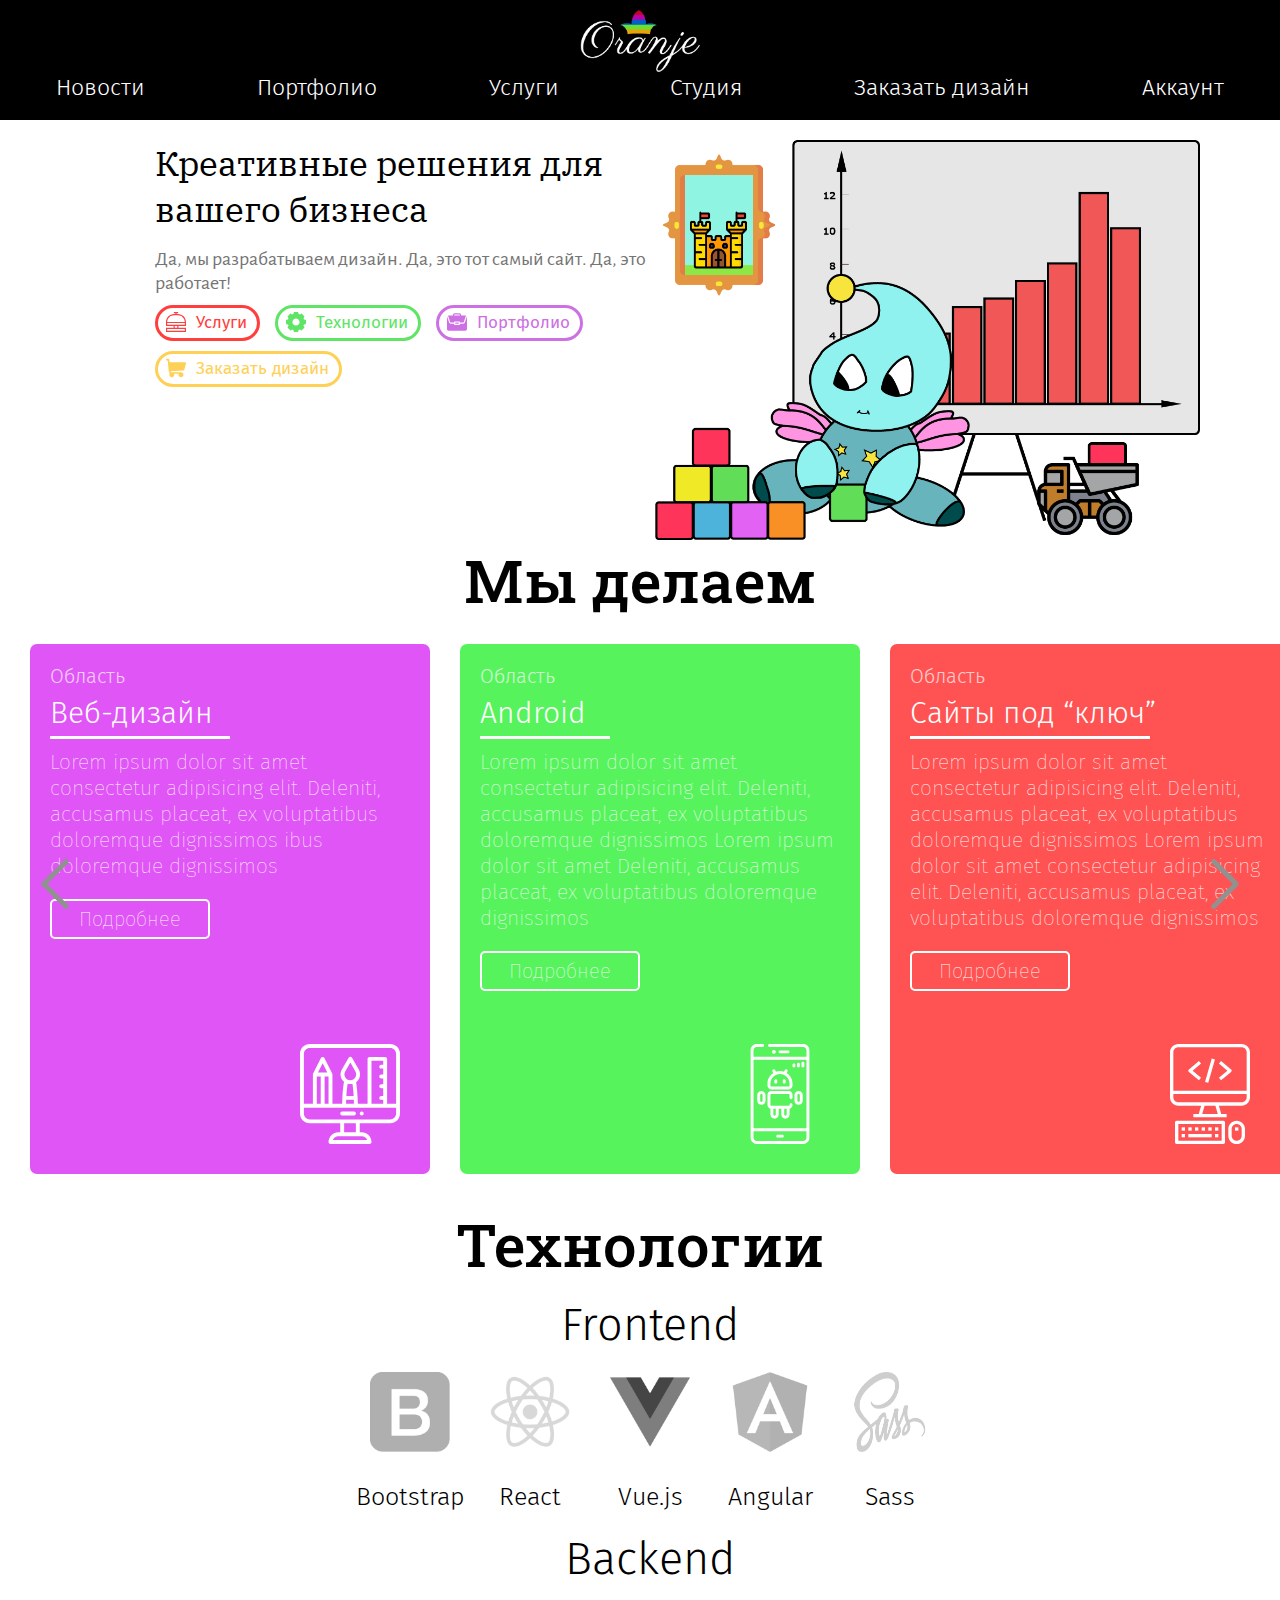
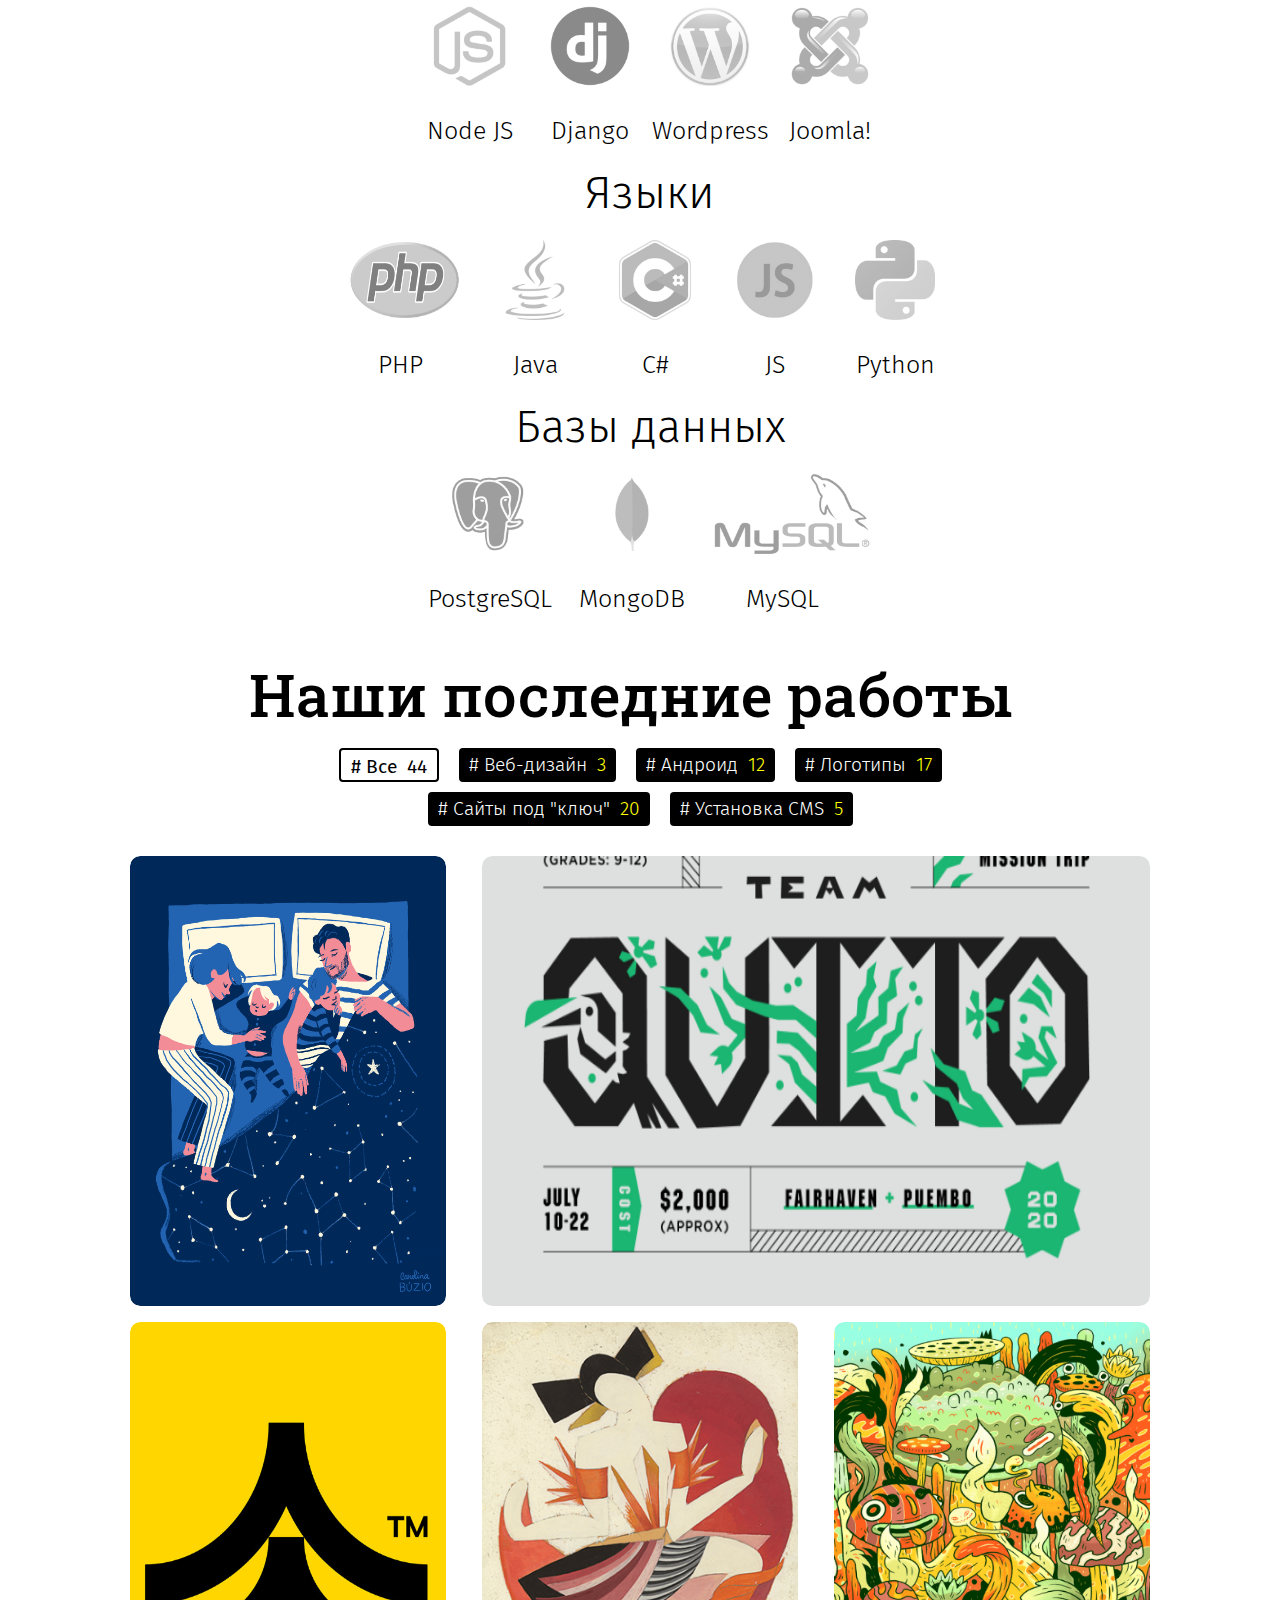
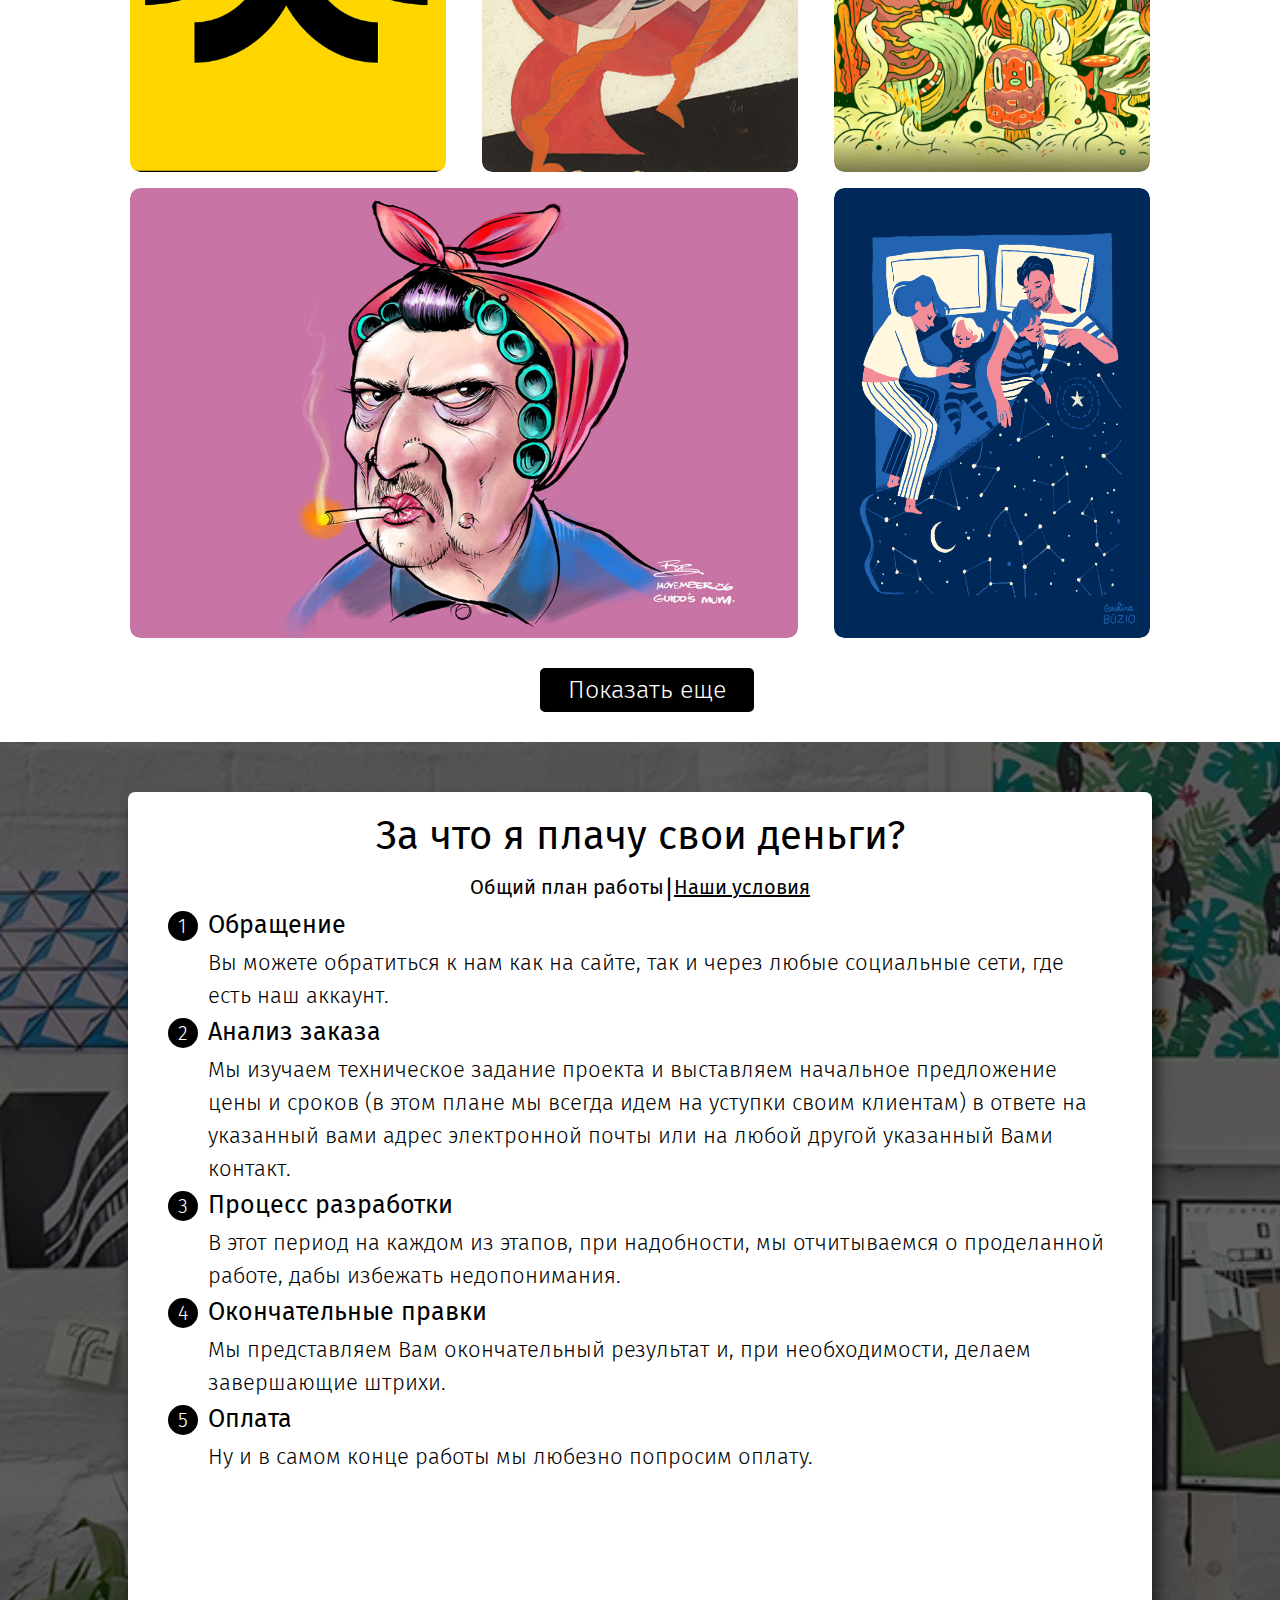
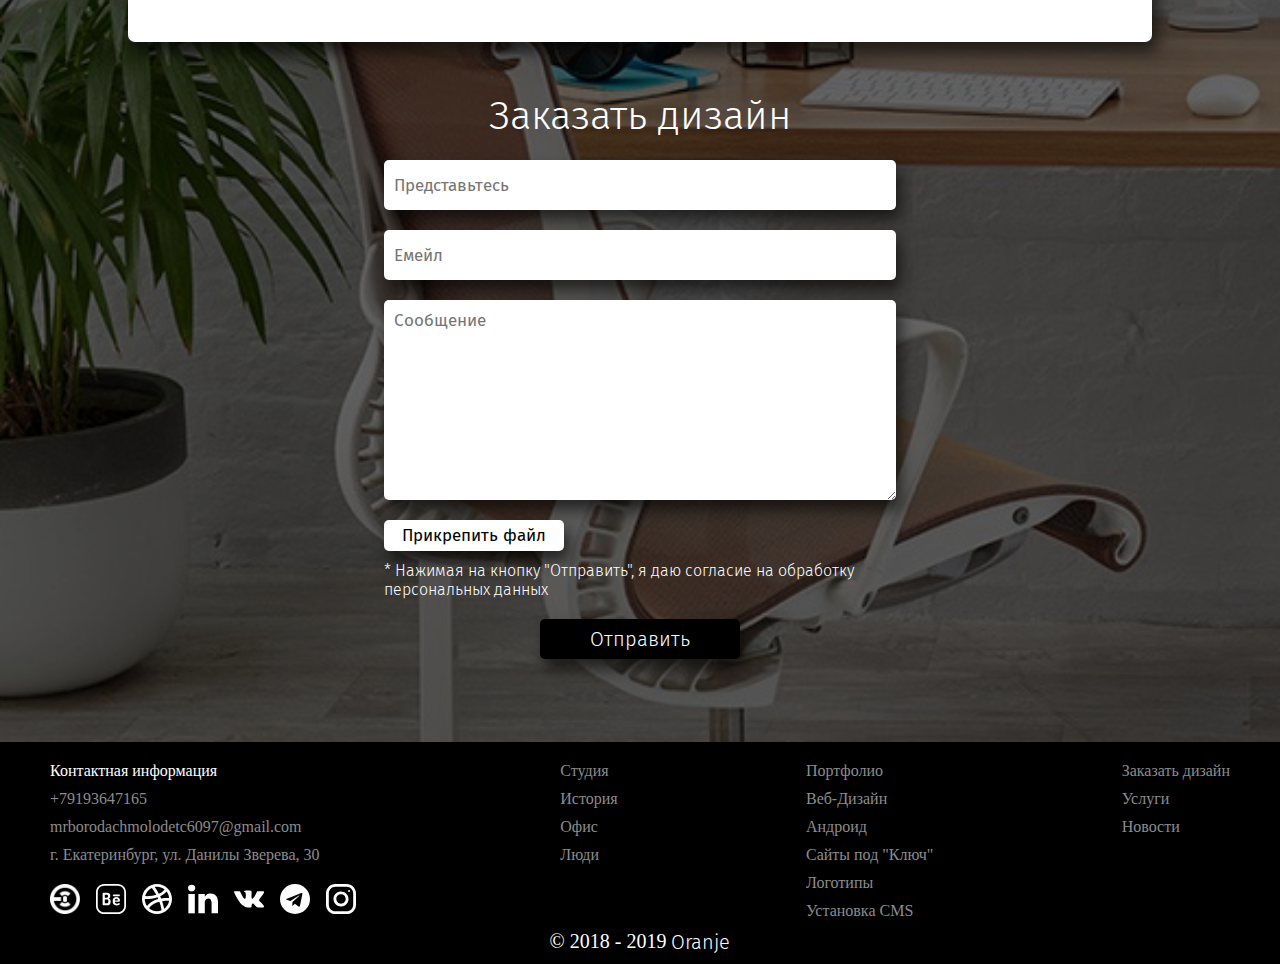
<file: index.html>
<html lang="ru">
<head>
    <meta charset="UTF-8">
    <meta name="viewport" content="width=device-width, initial-scale=1.0">
    <meta http-equiv="X-UA-Compatible" content="ie=edge">
    <title>Oranje</title>
    <link rel="stylesheet" href="style.css">
    <link rel="stylesheet" href="https://cdnjs.cloudflare.com/ajax/libs/animate.css/3.7.2/animate.min.css">
</head>
<body>
    <button class="top-scroll">
        <img src="img/top-scroll.svg" alt="" class="top-scroll__arrow">
    </button>
    <header>
        <div class="nav">
            <div class="nav__logo-wrap">
                <img class="nav__logo" src="img/menu/logoWhite.png" alt="">
            </div>
            <div class="menu-miny__wrap">
                <img src="img/menu/menu.svg" alt="" class="menu-miny">
            </div>
            <ul class="nav__item-wrap toggle-show">
                <li class="nav__item__wrap nav__item__wrap-1"><a href="news.html" class="nav__item nav__item-1" id='1'>Новости</a></li>
                <li class="nav__item__wrap nav__item__wrap-2"><a href="works.html" class="nav__item nav__item-2" id='2'>Портфолио</a>
                    <ul class="nav__submenu nav__submenu-2">
                        <li><a href="category.html" class="nav__submenu-item">Веб-дизайн</a></li>
                        <li><a href="category.html" class="nav__submenu-item">Андроид</a></li>
                        <li><a href="category.html" class="nav__submenu-item">Логотипы</a></li>
                        <li><a href="category.html" class="nav__submenu-item">Сайты под "ключ"</a></li>
                        <li><a href="category.html" class="nav__submenu-item">Установка CMS</a></li>
                    </ul>
                </li>
                <li class="nav__item__wrap nav__item__wrap-3"><a href="weDo.html" class="nav__item nav__item-3" id='3'>Услуги</a></li>
                <li class="nav__item__wrap nav__item__wrap-6"><a href="studio-people.html" class="nav__item nav__item-6" id='6'>Студия</a>
                    <ul class="nav__submenu nav__submenu-6">
                        <li><a href="studio-people.html" class="nav__submenu-item">Люди</a></li>
                        <li><a href="#" class="nav__submenu-item">Офис</a></li>
                        <li><a href="studio-history.html" class="nav__submenu-item">История</a></li>
                    </ul>
                </li>
                <li class="nav__item__wrap nav__item__wrap-6"><a href="order-design.html" class="nav__item nav__item-6" id='6'>Заказать дизайн</a>
                <li class="nav__item__wrap nav__item__wrap-7"><a href="#" class="nav__item nav__item-7" id='2'>Аккаунт</a>
            </ul>
        </div>
    </header>
        <div class="main-head">
            <div class="main-head__text">
                <p class="header">Креативные решения для вашего бизнеса</p>
                <p class="comment">Да, мы разрабатываем дизайн. Да, это тот самый сайт. Да, это работает!</p>
                <div class="page-map">
                    <a href="#weDo">
                        <div class="page-map__item page-map__item-1">
                            <img src="img/index/hotel.svg" alt="">
                            <p>Услуги</p>
                        </div>
                    </a>
                    <a href="#technologies">
                        <div class="page-map__item page-map__item-2">
                            <img src="img/index/gear.svg" alt="">
                            <p>Технологии</p>
                        </div>
                    </a>
                    <a href="#portfolio">
                        <div class="page-map__item page-map__item-3">
                            <img src="img/index/portfolio.svg" alt="">
                            <p>Портфолио</p>
                        </div>
                    </a>
                    <a href="#order-design">
                        <div class="page-map__item page-map__item-4">
                            <img src="img/index/buy.svg" alt="">
                            <p>Заказать дизайн</p>
                        </div>
                    </a>
                </div>
            </div>
            <div class="main-head__image">
                <img class="main-head__image-1" id="1" src="img/index/illustration-1.png" alt="">
                <img class="main-head__image-2" id="2" src="img/index/illustration-2.png" alt="">
                <img class="main-head__image-3" id="3" src="img/index/illustration-3.png" alt="">
                <img class="main-head__image-4" id="4" src="img/index/illustration-4.png" alt="">
            </div>
        </div>
        <div class="weDo" id="weDo">
            <div class="weDo__header header">Мы делаем</div>
            <div class="weDo__options-wrap">
                <img src="img/weDo/next.svg" alt="" class="weDo__back-next weDo__back">
                <img src="img/weDo/next.svg" alt="" class="weDo__back-next weDo__next">
                <div class="weDo__option weDo__option-1">
                    <div class="weDo__header-area">Область</div>
                    <div class="weDo__header-mini">Веб-дизайн</div>
                    <hr>
                    <p class="weDo__text">Lorem ipsum dolor sit amet consectetur adipisicing elit. Deleniti, accusamus placeat, ex voluptatibus doloremque dignissimos ibus doloremque dignissimos </p>
                    <a href="weDo.html#web_design"><input type="submit" class="weDo__moreAbout weDo__moreAbout-1" value="Подробнее"></a>
                    <img src="img/weDo/web_design.svg" alt="" class="weDo__image">
                </div>
                <div class="weDo__option weDo__option-2">
                    <div class="weDo__header-area">Область</div>
                    <div class="weDo__header-mini">Android</div>
                    <hr>

                    <p class="weDo__text">Lorem ipsum dolor sit amet consectetur adipisicing elit. Deleniti, accusamus placeat, ex voluptatibus doloremque dignissimos Lorem ipsum dolor sit amet Deleniti, accusamus placeat, ex voluptatibus doloremque dignissimos </p>
                    <a href="weDo.html#android"><input type="submit" class="weDo__moreAbout weDo__moreAbout-2" value="Подробнее"></a>
                    <img src="img/weDo/android.svg" alt="" class="weDo__image">
                </div>
                <div class="weDo__option weDo__option-3">
                    <div class="weDo__header-area">Область</div>
                    <div class="weDo__header-mini">Сайты под “ключ”</div>
                    <hr>

                    <p class="weDo__text">Lorem ipsum dolor sit amet consectetur adipisicing elit. Deleniti, accusamus placeat, ex voluptatibus doloremque dignissimos Lorem ipsum dolor sit amet consectetur adipisicing elit. Deleniti, accusamus placeat, ex voluptatibus doloremque dignissimos </p>
                    <a href="weDo.html#sites_for_key"><input type="submit" class="weDo__moreAbout weDo__moreAbout-3" value="Подробнее"></a>
                    <img src="img/weDo/web_developing.svg" alt="" class="weDo__image">
                </div>
                <div class="weDo__option weDo__option-4">
                    <div class="weDo__header-area">Область</div>
                    <div class="weDo__header-mini">Фирменный дизайн</div>
                    <hr >

                    <p class="weDo__text">Lorem isicing elit. Deleniti, accusamus placeat, ex voluptatibus doloremque dignissimos Lorem ipsum dolor sit amet consectetur adipisicing elit. Deleniti, accusamus placeat, ex voluptatibus doloremque dignissimos </p>
                    <a href="weDo.html#style"><input type="submit" class="weDo__moreAbout weDo__moreAbout-4" value="Подробнее"></a>
                    <img src="img/weDo/logo.svg" alt="" class="weDo__image">
                </div>
                <div class="weDo__option weDo__option-5">
                    <div class="weDo__header-area">Область</div>
                    <div class="weDo__header-mini">Настройка CMS</div>
                    <hr >

                    <p class="weDo__text">Lorem ipsum dolor sit amet consectetur adipisicing elit. Deleniti, accusamus placeat, ex voluptatibus doloremque dignissimos L doloremque dignissimos </p>
                    <a href="weDo.html#cms"><input type="submit" class="weDo__moreAbout weDo__moreAbout-5" value="Подробнее"></a>
                    <img src="img/weDo/cms.svg" alt="" class="weDo__image">
                </div>
            </div>
        </div>
        <div class="technologies" id="technologies">
            <div class="technologies__header header">Технологии</div>
            <div class="technologies__part-wrap">
                <div class="technologies__part-item">
                    <div class="technologies__part-item-header">Frontend</div>
                    <div class="technology-wrap">
                        <div class="technology technology-bootstrap">
                            <div class="technology__img">
                                <img class="forst" src="img/technologies/bootstrap1.png" alt="">
                                <img class="second" src="img/technologies/bootstrap2.png" alt="">
                            </div>
                            <p class="technology__header">Bootstrap</p>
                        </div>
                        <div class="technology technology-reactjs">
                            <div class="technology__img">
                                <img class="forst" src="img/technologies/reactjs1.png" alt="">
                                <img class="second" src="img/technologies/reactjs2.png" alt="">
                            </div>
                            <p class="technology__header">React</p>
                        </div>
                        <div class="technology technology-vuejs">
                            <div class="technology__img">
                                <img class="forst" src="img/technologies/vuejs1.png" alt="">
                                <img class="second" src="img/technologies/vuejs2.png" alt="">
                            </div>
                            <p class="technology__header">Vue.js</p>
                        </div>
                        <div class="technology technology-angular">
                            <div class="technology__img">
                                <img class="forst" src="img/technologies/angular1.png" alt="">
                                <img class="second" src="img/technologies/angular2.png" alt="">
                            </div>
                            <p class="technology__header">Angular</p>
                        </div>
                        <div class="technology technology-sass">
                            <div class="technology__img">
                                <img class="forst" src="img/technologies/sass1.png" alt="">
                                <img class="second" src="img/technologies/sass2.png" alt="">
                            </div>
                            <p class="technology__header">Sass</p>
                        </div>
                    </div>
                </div>
                <div class="technologies__part-item">
                    <div class="technologies__part-item-header">Backend</div>
                    <div class="technology-wrap">
                        <div class="technology technology-nodejs">
                            <div class="technology__img">
                                <img class="forst" src="img/technologies/nodejs1.png" alt="">
                                <img class="second" src="img/technologies/nodejs2.png" alt="">
                            </div>
                            <p class="technology__header">Node JS</p>
                        </div>
                        <div class="technology technology-django">
                            <div class="technology__img">
                                <img class="forst" src="img/technologies/django1.png" alt="">
                                <img class="second" src="img/technologies/django2.png" alt="">
                            </div>
                            <p class="technology__header">Django</p>
                        </div>
                        <div class="technology technology-wordpress">
                            <div class="technology__img">
                                <img class="forst" src="img/technologies/wordpress1.png" alt="">
                                <img class="second" src="img/technologies/wordpress2.png" alt="">
                            </div>
                            <p class="technology__header">Wordpress</p>
                        </div>
                        <div class="technology technology-joomla">
                            <div class="technology__img">
                                <img class="forst" src="img/technologies/joomla1.png" alt="">
                                <img class="second" src="img/technologies/joomla2.png" alt="">
                            </div>
                            <p class="technology__header">Joomla!</p>
                        </div>
                    </div>
                </div>
                <div class="technologies__part-item">
                    <div class="technologies__part-item-header">Языки</div>
                    <div class="technology-wrap">
                        <div class="technology technology-php">
                            <div class="technology__img">
                                <img class="forst" src="img/technologies/php1.png" alt="">
                                <img class="second" src="img/technologies/php2.png" alt="">
                            </div>
                            <p class="technology__header">PHP</p>
                        </div>
                        <div class="technology technology-java">
                            <div class="technology__img">
                                <img class="forst" src="img/technologies/java1.png" alt="">
                                <img class="second" src="img/technologies/java2.png" alt="">
                            </div>
                            <p class="technology__header">Java</p>
                        </div>
                        <div class="technology technology-csharp">
                            <div class="technology__img">
                                <img class="forst" src="img/technologies/csharp1.png" alt="">
                                <img class="second" src="img/technologies/csharp2.png" alt="">
                            </div>
                            <p class="technology__header">C#</p>
                        </div>
                        <div class="technology technology-js">
                            <div class="technology__img">
                                <img class="forst" src="img/technologies/js1.png" alt="">
                                <img class="second" src="img/technologies/js2.png" alt="">
                            </div>
                            <p class="technology__header">JS</p>
                        </div>
                        <div class="technology technology-python">
                            <div class="technology__img">
                                <img class="forst" src="img/technologies/python1.png" alt="">
                                <img class="second" src="img/technologies/python2.png" alt="">
                            </div>
                            <p class="technology__header">Python</p>
                        </div>
                    </div>
                </div>
                <div class="technologies__part-item">
                    <div class="technologies__part-item-header">Базы данных</div>
                    <div class="technology-wrap">
                        <div class="technology technology-postgresql">
                            <div class="technology__img">
                                <img class="forst" src="img/technologies/postgresql1.png" alt="">
                                <img class="second" src="img/technologies/postgresql2.png" alt="">
                            </div>
                            <p class="technology__header">PostgreSQL</p>
                        </div>
                        <div class="technology technology-mongodb">
                            <div class="technology__img">
                                <img class="forst" src="img/technologies/mongodb1.png" alt="">
                                <img class="second" src="img/technologies/mongodb2.png" alt="">
                            </div>
                            <p class="technology__header">MongoDB</p>
                        </div>
                        <div class="technology technology-mysql">
                            <div class="technology__img">
                                <img class="forst" src="img/technologies/mysql1.png" alt="">
                                <img class="second" src="img/technologies/mysql2.png" alt="">
                            </div>
                            <p class="technology__header">MySQL</p>
                        </div>
                    </div>
                </div>
            </div>
        </div>
        <div class="portfolio" id="portfolio">
            <p class="portfolio__header header">Наши последние работы</p>
            <div class="portfolio__catalog">
                <a href="works.html"><button class="portfolio__catalog-item portfolio__catalog-item_1"># Все<span>44</span></button></a>
                <a href="category.html"><button class="portfolio__catalog-item portfolio__catalog-item_2"># Веб-дизайн<span>3</span></button></a>
                <a href="category.html"><button class="portfolio__catalog-item portfolio__catalog-item_3"># Андроид<span>12</span></button></a>
                <a href="category.html"><button class="portfolio__catalog-item portfolio__catalog-item_4"># Логотипы<span>17</span></button></a>
                <a href="category.html"><button class="portfolio__catalog-item portfolio__catalog-item_5"># Сайты под "ключ"<span>20</span></button></a>
                <a href="category.html"><button class="portfolio__catalog-item portfolio__catalog-item_6"># Установка CMS<span>5</span></button></a>
            </div>
            <div class="portfolio__item-wrap">
              <div class="portfolio__item portfolio__item-1 portfolio__item-mini">
                  <a href="work.html"><img src="img/portfolio/2.png" alt=""></a>
                  <div style="background-color: #EBBE1E;" class=".portfolio__item-info portfolio__item-info-mini">
                      <div class="portfolio__item-info__like-header">
                          <a href="#"><div class="portfolio__item-info__category">Андроид</div></a>
                          <div class="portfolio__item-info__like-wrap">
                              <span class="portfolio__item-info__like_number-1">33</span>
                              <img src="img/likes/heart(whiteBorder).svg" alt="" class="portfolio__item-info__like portfolio__item-info__like-1">
                              <img src="img/likes/heart(whiteFull).svg" alt="" id="1" class="portfolio__item-info__like-top portfolio__item-info__like-top-1 portfolio__item-info__like-top__hide">
                          </div>
                      </div>
                      <p class="portfolio__item-info__header">Lorem ipsum dolor sit!</p>
                  </div>
              </div>
              <div class="portfolio__item-info__mobile">
                  <div class="portfolio__item-info__like-header">
                      <a href="#"><div class="portfolio__item-info__category portfolio__item-info__category-mobile" style="background-color:#68E030;">Андроид</div></a>
                      <div class="portfolio__item-info__like-wrap">
                          <span class="portfolio__item-info__like_number-01" style="color: #000;">33</span>
                          <img src="img/likes/heart(blackBorder).svg" alt="" class="portfolio__item-info__like portfolio__item-info__like-01">
                          <img src="img/likes/like.svg" alt="" id="01" class="portfolio__item-info__like-top portfolio__item-info__like-top-01 portfolio__item-info__like-top__hide">
                      </div>
                  </div>
                  <p class="portfolio__item-info__header" style="color: #000;">Lorem ipsum dolor sit!</p>
              </div>
              <div class="portfolio__item portfolio__item-2 portfolio__item-big">
                  <a href="work.html"><img src="img/portfolio/9.png" alt=""></a>
                  <div style="background-color: #E055F6;" class=".portfolio__item-info portfolio__item-info-big">
                      <div class="portfolio__item-info__like-header">
                          <a href="#"><div class="portfolio__item-info__category">Андроид</div></a>
                          <div class="portfolio__item-info__like-wrap">
                              <span class="portfolio__item-info__like_number-2">33</span>
                              <img src="img/likes/heart(whiteBorder).svg" alt="" class="portfolio__item-info__like portfolio__item-info__like-2">
                              <img src="img/likes/heart(whiteFull).svg" alt="" id="2" class="portfolio__item-info__like-top portfolio__item-info__like-top-2 portfolio__item-info__like-top__hide">
                          </div>
                      </div>
                      <p class="portfolio__item-info__header">Lorem ipsum dolor sit!</p>
                  </div>
              </div>
              <div class="portfolio__item portfolio__item-3 portfolio__item-mini">
                  <a href="work.html"><img src="img/portfolio/8.png" alt=""></a>
                  <div style="background-color: #34b449;" class=".portfolio__item-info portfolio__item-info-mini">
                      <div class="portfolio__item-info__like-header">
                          <a href="#"><div class="portfolio__item-info__category">Андроид</div></a>
                          <div class="portfolio__item-info__like-wrap">
                              <span class="portfolio__item-info__like_number-3">33</span>
                              <img src="img/likes/heart(whiteBorder).svg" alt="" class="portfolio__item-info__like portfolio__item-info__like-3">
                              <img src="img/likes/heart(whiteFull).svg" alt="" id="3" class="portfolio__item-info__like-top portfolio__item-info__like-top-3 portfolio__item-info__like-top__hide">
                          </div>
                      </div>
                      <p class="portfolio__item-info__header">Lorem ipsum dolor sit!</p>
                  </div>
              </div>
              <div class="portfolio__item-info__mobile">
                  <div class="portfolio__item-info__like-header">
                      <a href="#"><div class="portfolio__item-info__category portfolio__item-info__category-mobile" style="background-color:#68E030;">Андроид</div></a>
                      <div class="portfolio__item-info__like-wrap">
                          <span class="portfolio__item-info__like_number-03" style="color: #000;">33</span>
                          <img src="img/likes/heart(blackBorder).svg" alt="" class="portfolio__item-info__like portfolio__item-info__like-03">
                          <img src="img/likes/like.svg" alt="" id="03" class="portfolio__item-info__like-top portfolio__item-info__like-top-03 portfolio__item-info__like-top__hide">
                      </div>
                  </div>
                  <p class="portfolio__item-info__header" style="color: #000;">Lorem ipsum dolor sit!</p>
              </div>
              <div class="portfolio__item portfolio__item-4 portfolio__item-mini">
                  <a href="work.html"><img src="img/portfolio/1.jpg" alt=""></a>
                  <div style="background-color: #33bbd3;" class=".portfolio__item-info portfolio__item-info-mini">
                      <div class="portfolio__item-info__like-header">
                          <a href="#"><div class="portfolio__item-info__category">Андроид</div></a>
                          <div class="portfolio__item-info__like-wrap">
                              <span class="portfolio__item-info__like_number-4">33</span>
                              <img src="img/likes/heart(whiteBorder).svg" alt="" class="portfolio__item-info__like portfolio__item-info__like-4">
                              <img src="img/likes/heart(whiteFull).svg" alt="" id="4" class="portfolio__item-info__like-top portfolio__item-info__like-top-4 portfolio__item-info__like-top__hide">
                          </div>
                      </div>
                      <p class="portfolio__item-info__header">Lorem ipsum dolor sit!</p>
                  </div>
              </div>
              <div class="portfolio__item-info__mobile">
                  <div class="portfolio__item-info__like-header">
                      <a href="#"><div class="portfolio__item-info__category portfolio__item-info__category-mobile" style="background-color:#68E030;">Андроид</div></a>
                      <div class="portfolio__item-info__like-wrap">
                          <span class="portfolio__item-info__like_number-04" style="color: #000;">33</span>
                          <img src="img/likes/heart(blackBorder).svg" alt="" class="portfolio__item-info__like portfolio__item-info__like-04">
                          <img src="img/likes/like.svg" alt="" id="04" class="portfolio__item-info__like-top portfolio__item-info__like-top-04 portfolio__item-info__like-top__hide">
                      </div>
                  </div>
                  <p class="portfolio__item-info__header" style="color: #000;">Lorem ipsum dolor sit!</p>
              </div>
              <div class="portfolio__item portfolio__item-5 portfolio__item-mini">
                  <a href="work.html"><img src="img/portfolio/7.png" alt=""></a>
                  <div style="background-color: #4acf51;" class=".portfolio__item-info portfolio__item-info-mini">
                      <div class="portfolio__item-info__like-header">
                          <a href="#"><div class="portfolio__item-info__category">Андроид</div></a>
                          <div class="portfolio__item-info__like-wrap">
                              <span class="portfolio__item-info__like_number-5">33</span>
                              <img src="img/likes/heart(whiteBorder).svg" alt="" class="portfolio__item-info__like portfolio__item-info__like-5">
                              <img src="img/likes/heart(whiteFull).svg" alt="" id="5" class="portfolio__item-info__like-top portfolio__item-info__like-top-5 portfolio__item-info__like-top__hide">
                          </div>
                      </div>
                      <p class="portfolio__item-info__header">Lorem ipsum dolor sit!</p>
                  </div>
              </div>
              <div class="portfolio__item-info__mobile">
                  <div class="portfolio__item-info__like-header">
                      <a href="#"><div class="portfolio__item-info__category portfolio__item-info__category-mobile" style="background-color:#68E030;">Андроид</div></a>
                      <div class="portfolio__item-info__like-wrap">
                          <span class="portfolio__item-info__like_number-05" style="color: #000;">33</span>
                          <img src="img/likes/heart(blackBorder).svg" alt="" class="portfolio__item-info__like portfolio__item-info__like-05">
                          <img src="img/likes/like.svg" alt="" id="05" class="portfolio__item-info__like-top portfolio__item-info__like-top-05 portfolio__item-info__like-top__hide">
                      </div>
                  </div>
                  <p class="portfolio__item-info__header" style="color: #000;">Lorem ipsum dolor sit!</p>
              </div>
              <div class="portfolio__item portfolio__item-6 portfolio__item-big">
                  <a href="work.html"><img src="img/portfolio/4.jpg" alt=""></a>
                  <div style="background-color: #6a8cd6;" class=".portfolio__item-info portfolio__item-info-big">
                      <div class="portfolio__item-info__like-header">
                          <a href="#"><div class="portfolio__item-info__category">Андроид</div></a>
                          <div class="portfolio__item-info__like-wrap">
                              <span class="portfolio__item-info__like_number-6">33</span>
                              <img src="img/likes/heart(whiteBorder).svg" alt="" class="portfolio__item-info__like portfolio__item-info__like-6">
                              <img src="img/likes/heart(whiteFull).svg" alt="" id="6" class="portfolio__item-info__like-top portfolio__item-info__like-top-6 portfolio__item-info__like-top__hide">
                          </div>
                      </div>
                      <p class="portfolio__item-info__header">Lorem ipsum dolor sit!</p>
                  </div>
              </div>
              <div class="portfolio__item portfolio__item-7 portfolio__item-mini">
                  <a href="work.html"><img src="img/portfolio/2.png" alt=""></a>
                  <div style="background-color: #EBBE1E;" class=".portfolio__item-info portfolio__item-info-mini">
                      <div class="portfolio__item-info__like-header">
                          <a href="#"><div class="portfolio__item-info__category">Андроид</div></a>
                          <div class="portfolio__item-info__like-wrap">
                              <span class="portfolio__item-info__like_number-7">33</span>
                              <img src="img/likes/heart(whiteBorder).svg" alt="" class="portfolio__item-info__like portfolio__item-info__like-7">
                              <img src="img/likes/heart(whiteFull).svg" alt="" id="7" class="portfolio__item-info__like-top portfolio__item-info__like-top-7 portfolio__item-info__like-top__hide">
                          </div>
                      </div>
                      <p class="portfolio__item-info__header">Lorem ipsum dolor sit!</p>
                  </div>
              </div>
              <div class="portfolio__item-info__mobile">
                  <div class="portfolio__item-info__like-header">
                      <a href="#"><div class="portfolio__item-info__category portfolio__item-info__category-mobile" style="background-color:#68E030;">Андроид</div></a>
                      <div class="portfolio__item-info__like-wrap">
                          <span class="portfolio__item-info__like_number-07" style="color: #000;">33</span>
                          <img src="img/likes/heart(blackBorder).svg" alt="" class="portfolio__item-info__like portfolio__item-info__like-07">
                          <img src="img/likes/like.svg" alt="" id="07" class="portfolio__item-info__like-top portfolio__item-info__like-top-07 portfolio__item-info__like-top__hide">
                      </div>
                  </div>
                  <p class="portfolio__item-info__header" style="color: #000;">Lorem ipsum dolor sit!</p>
              </div>
            </div>
          </div>
          <a class="portfolio__show-more" href="#">Показать еще</a>
        <div class="order-design" id="order-design">
            <img src="img/order-design/backgrounds-img/7.jpg" class="order-design__img">
            <div class="order-design__cover"></div>
            <div class="order-design__work-part">
                <div class="order-design__info">
                    <p class="header question">За что я плачу свои деньги?</p>
                    <div class="order-design__info-option-wrap">
                        <div class="order-design__info-option order-design__info-option-1 order-design__info-option-show">Общий план работы</div>
                        <p>|</p>
                        <div class="order-design__info-option order-design__info-option-2">Наши условия</div>
                    </div>
                    <div class="order-design__info-text-wrap">
                        <div class="order-design__info-text order-design__info-text-1">
                            <div class="paragraph-header">Общий план работы</div>
                            <div class="paragraph"><div class="order-border">1</div>Обращение</div>
                            <p>Вы можете обратиться к нам как на сайте, так и через любые социальные сети, где есть наш аккаунт.</p>
                            <div class="paragraph"><div class="order-border">2</div>Анализ заказа</div>
                            <p>Мы изучаем техническое задание проекта и выставляем начальное предложение цены и сроков (в этом плане мы всегда идем на уступки своим клиентам) в ответе на указанный вами адрес электронной почты или на любой другой указанный Вами контакт.</p>
                            <div class="paragraph"><div class="order-border">3</div>Процесс разработки</div>
                            <p>В этот период на каждом из этапов, при надобности, мы отчитываемся о проделанной работе, дабы избежать недопонимания.</p>
                            <div class="paragraph"><div class="order-border">4</div>Окончательные правки</div>
                            <p>Мы представляем Вам окончательный результат и, при необходимости, делаем завершающие штрихи.</p>
                            <div class="paragraph"><div class="order-border">5</div>Оплата</div>
                            <p>Ну и в самом конце работы мы любезно попросим оплату.</p>
                        </div>
                        <div class="order-design__info-text order-design__info-text-2">
                            <div class="comment">
                                <div class="comment__img-wrap">
                                    <img src="img/order-design/att/attPurple.svg" alt="" class="comment__img comment__img-0">
                                    <img src="img/order-design/att/attGreen.svg" alt="" class="comment__img comment__img-1">
                                    <img src="img/order-design/att/attRed.svg" alt="" class="comment__img comment__img-2">
                                    <img src="img/order-design/att/attBlue.svg" alt="" class="comment__img comment__img-3">
                                    <img src="img/order-design/att/attOrange.svg" alt="" class="comment__img comment__img-4">
                                    <img src="img/order-design/att/attBlack.svg" alt="" class="comment__img comment__img-mobile">
                                </div>
                                <p>Мы все еще продолжаем работать с клиентами на фриланс-биржах. С ними сотрудничество происходит строго в рамках правил конкретной биржи.</p>
                            </div>
                            <div class="paragraph-header">Общий план работы</div>
                            <div class="paragraph"><div class="order-border">1</div>Работаем без предоплаты</div>
                            <p>В целях гарантии честного сотрудничества для обоих сторон, мы не берем часть оплаты посреди работы, а предпочитаем размещать проекты на своих хостингах для предварительных отчетов о работе. Тем не менее, мы открыты для любых предложений со стороны клиентов.</p>
                            <div class="paragraph"><div class="order-border">2</div>Неограниченное число правок</div>
                            <p>Наша цель - оставить хорошее впечатление от сотрудничества, дабы сформировать большую базу постоянных клиентов. Поэтому мы готовы без дополнительной платы вносить новые появившиеся правки, уже не входившие в ТЗ.</p>
                            <div class="paragraph"><div class="order-border">3</div>Дальнейшая поддержка проектов</div>
                            <p>За дополнительную плату мы можем вести постоянную поддержку своего продукта.</p>
                            <div class="paragraph"><div class="order-border">4</div>Постоянно на связи</div>
                            <p>В любой момент вы можете написать нашему администратору и сразу узнать о ходе работы над проектом.</p>
                        </div>
                    </div>
                </div>
                <div class="order-design__form">
                    <div class="order-design__form-header">Заказать дизайн</div>
                    <form action="#" method="POST">
                        <input class="order-design__form-input" type="text" placeholder="Представьтесь">
                        <input class="order-design__form-input" type="text" placeholder="Емейл">
                        <textarea class="order-design__form-input" name="" placeholder="Сообщение" id="" cols="30" rows="10"></textarea>
                        <input class="order-design__form-file" type="file" name="file" id="file" placeholder="Емейл">
                        <label class="order-design__form-label" for="file">Прикрепить файл</label>
                        <p>* Нажимая на кнопку "Отправить", я даю согласие на обработку персональных данных</p>
                        <input class="order-design__form-button" type="submit" value="Отправить">
                    </form>
                </div>
            </div>
        </div>
        <footer class="footer">
            <div class="top-footer">
                <div class="footer-contact">
                    <div class="footer-contact___item footer-contact___item-header">Контактная информация</div>
                    <div class="footer-contact___item">+79193647165</div>
                    <div class="footer-contact___item">mrborodachmolodetc6097@gmail.com</div>
                    <div class="footer-contact___item">г. Екатеринбург, ул. Данилы Зверева, 30</div>
                    <div class="footer-rel">
                        <div class="footer-rel-h">
                            <a href="#"><img src="img/footer/FLHunt.png"></a>
                        </div>
                        <div class="footer-rel-h">
                            <a href="#"><img src="img/footer/behance.svg"></a>
                        </div>
                        <div class="footer-rel-h">
                            <a href="#"><img src="img/footer/dribbble.svg"></a>
                        </div>
                        <div class="footer-rel-h">
                            <a href="#"><img src="img/footer/linkedin.svg"></a>
                        </div>
                        <div class="footer-rel-h">
                            <a href="#"><img src="img/footer/vk.svg"></a>
                        </div>
                        <div class="footer-rel-h">
                            <a href="#"><img src="img/footer/telegram.svg"></a>
                        </div>
                        <div class="footer-rel-h">
                            <a href="#"><img src="img/footer/instagram.svg"></a>
                        </div>
                    </div>
                </div>
                <div class="footer-studio">
                    <a href="studio-history.html" class="footer__item">Студия</a>
                    <a href="studio-history.html" class="footer__item">История</a>
                    <a href="#" class="footer__item">Офис</a>
                    <a href="studio-people.html" class="footer__item">Люди</a>
                </div>
                <div class="footer-else">
                    <a href="works.html" class="footer__item">Портфолио</a>
                    <a href="category.html" class="footer__item">Веб-Дизайн</a>
                    <a href="category.html" class="footer__item">Андроид</a>
                    <a href="category.html" class="footer__item">Сайты под "Ключ"</a>
                    <a href="category.html" class="footer__item">Логотипы</a>
                    <a href="category.html" class="footer__item">Установка CMS</a>
                </div>
                <div class="footer-price">
                    <a href="order-design.html" class="footer__item">Заказать дизайн</a>
                    <a href="weDo.html" class="footer__item">Услуги</a>
                    <a href="news.html" class="footer__item">Новости</a>
                </div>
            </div>
            <div class="footer-copy">&copy; 2018 - 2019 <a href="index.html">Oranje</a></div>
        </footer>
    <script src="libs/jQuery.js"></script>
    <script src="js/menu.js"></script>
    <script src="js/main.js"></script>
</body>
</html>
</file>
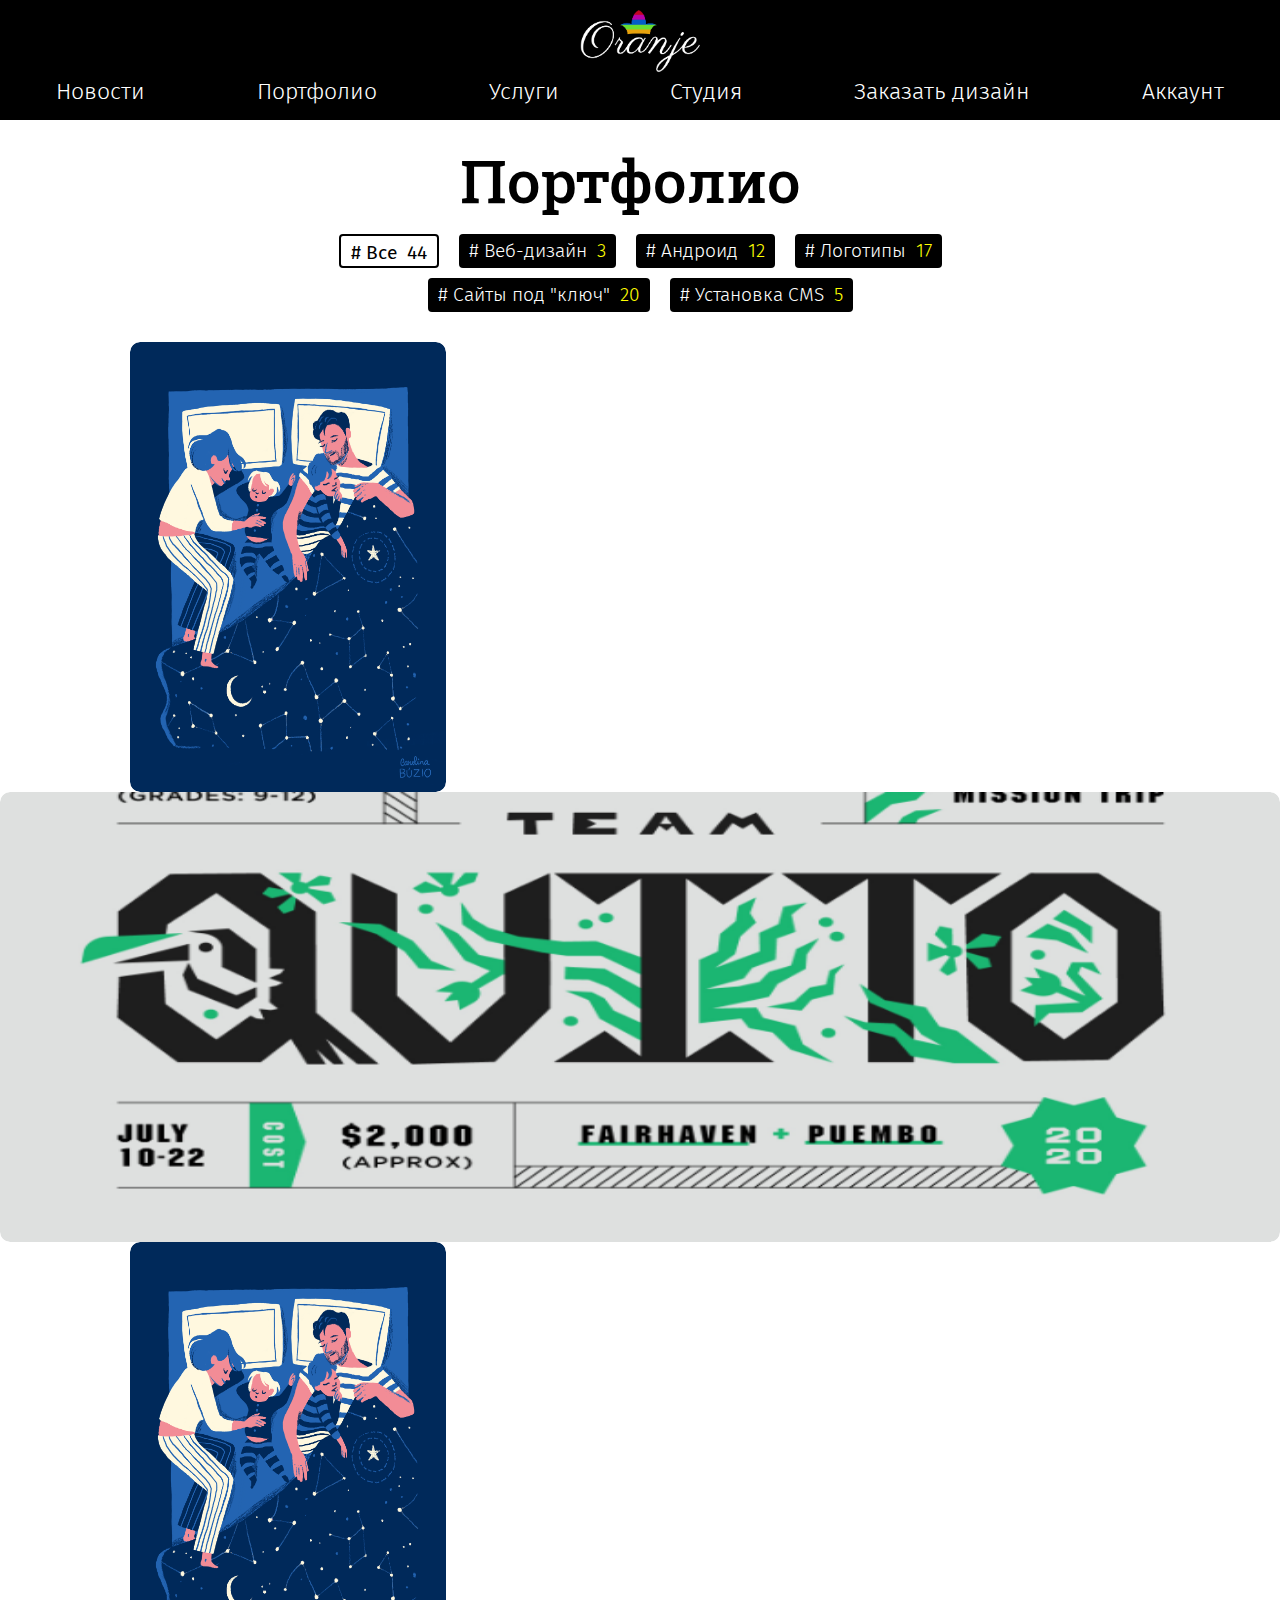
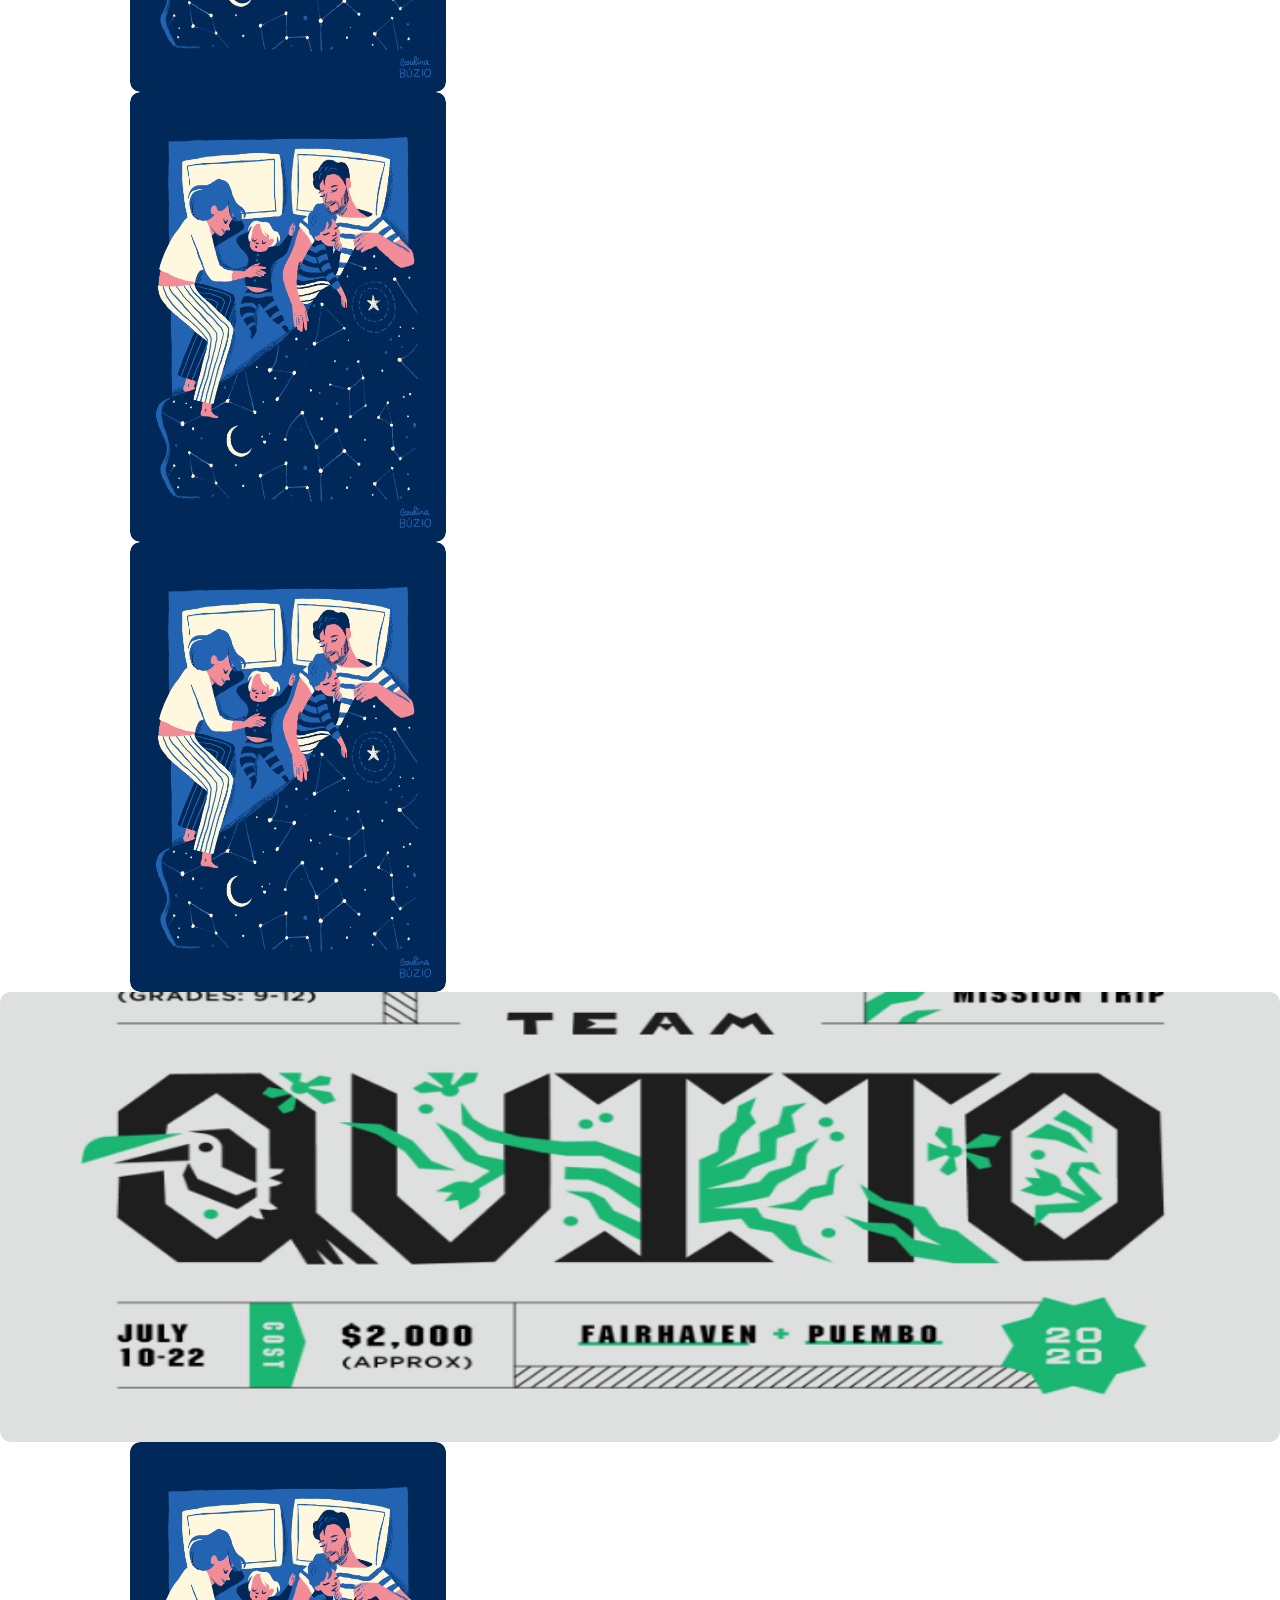
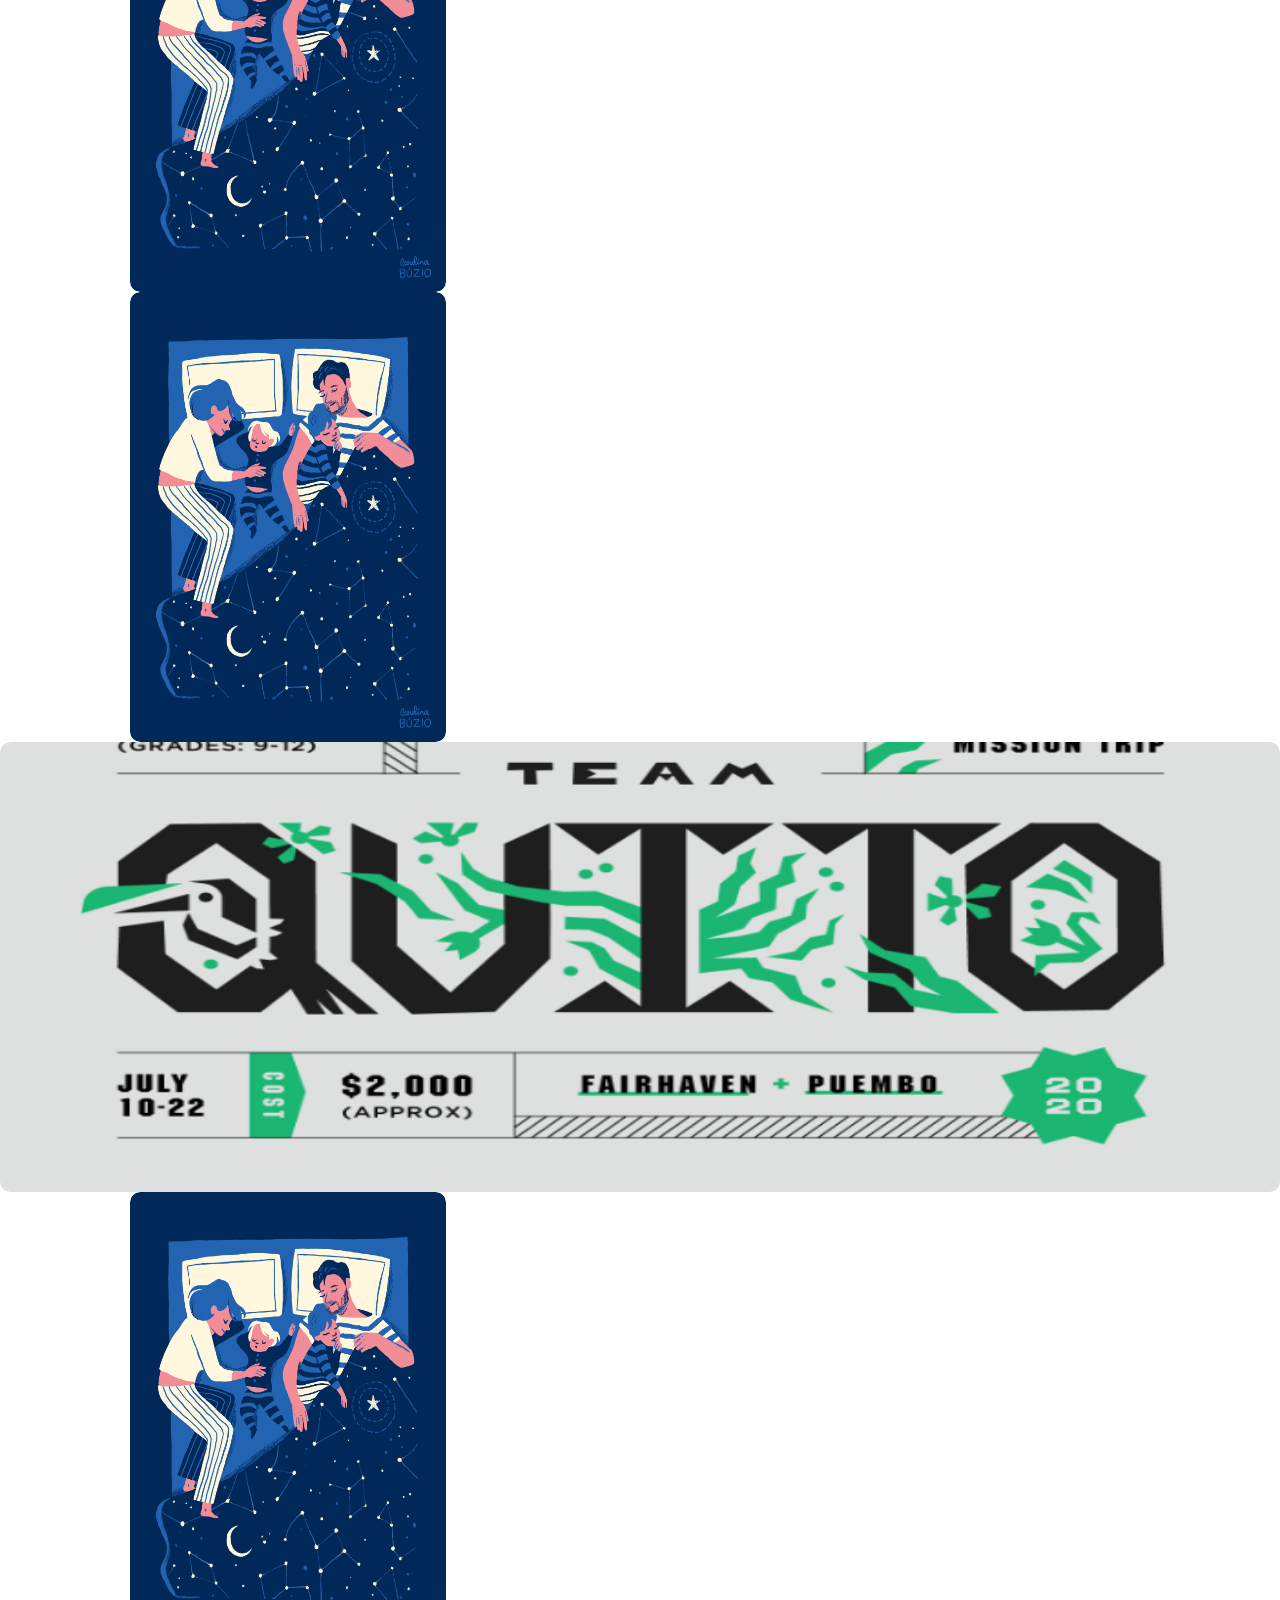
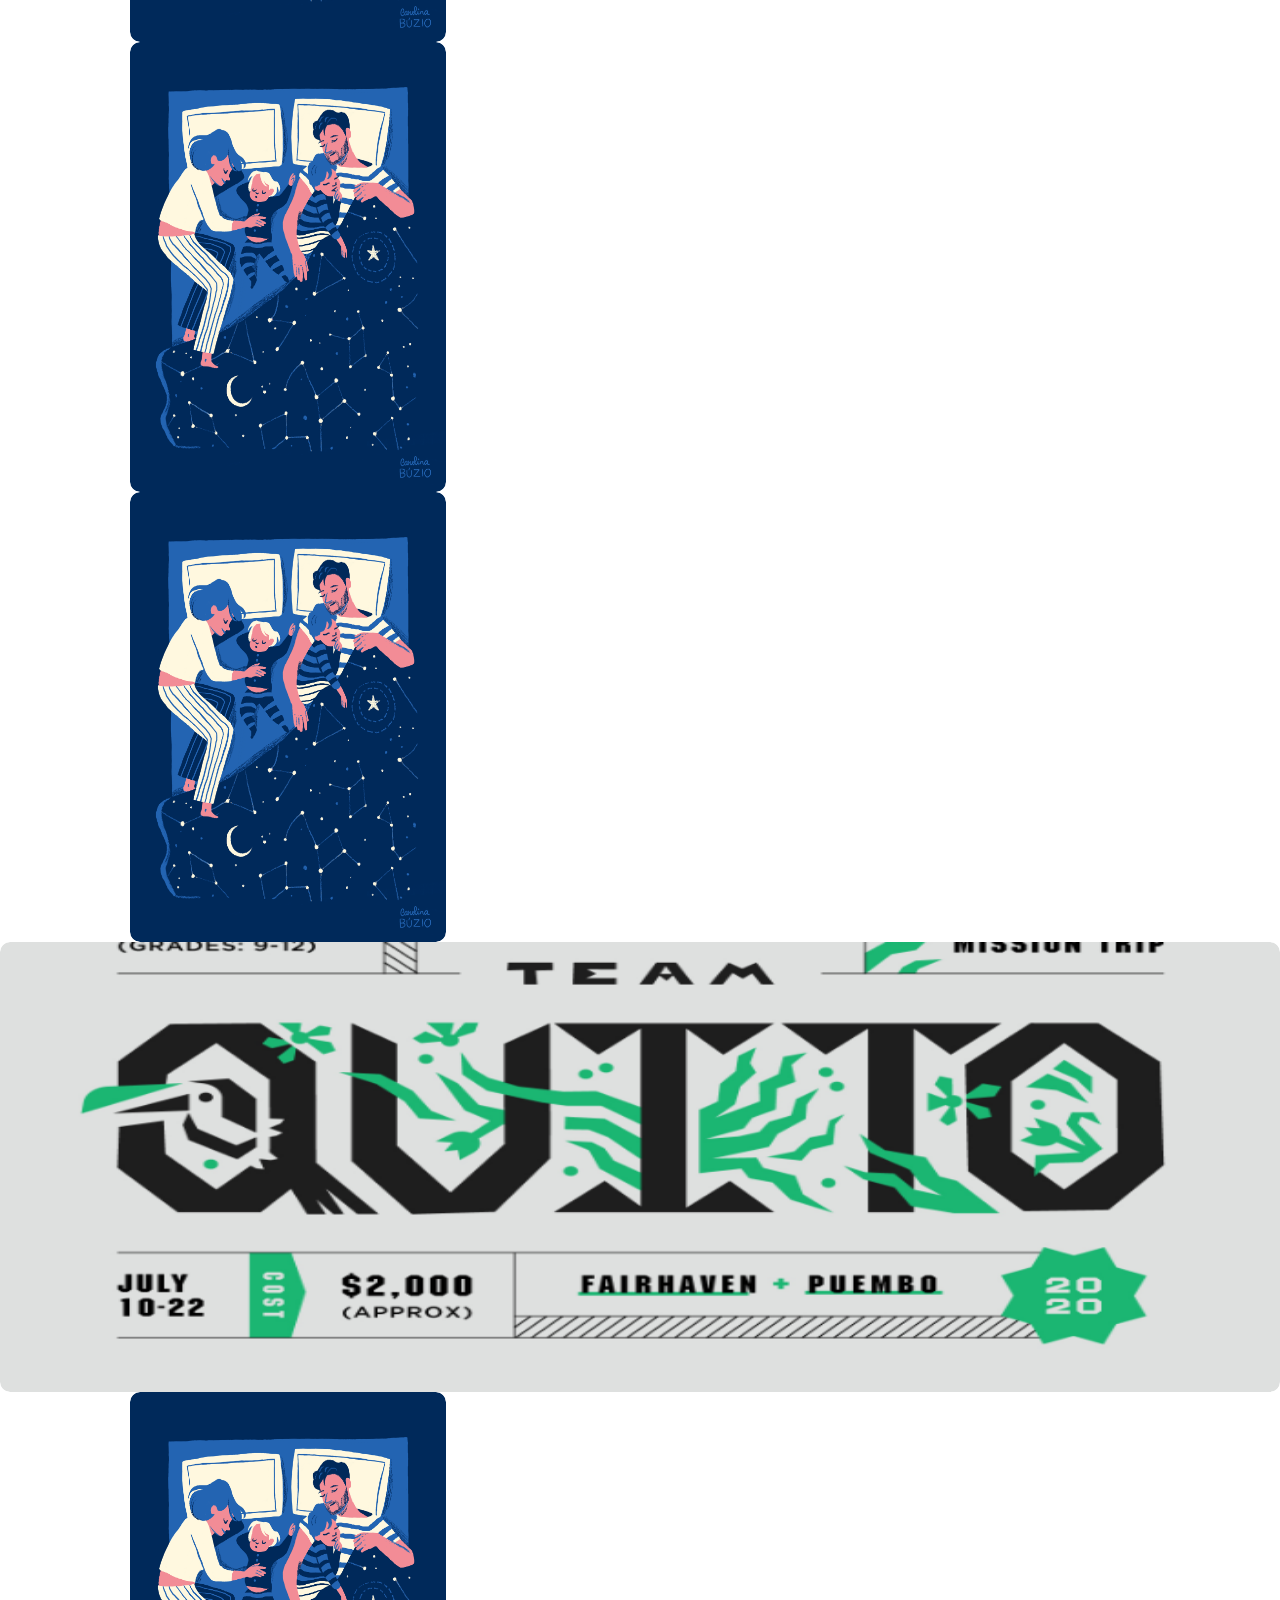
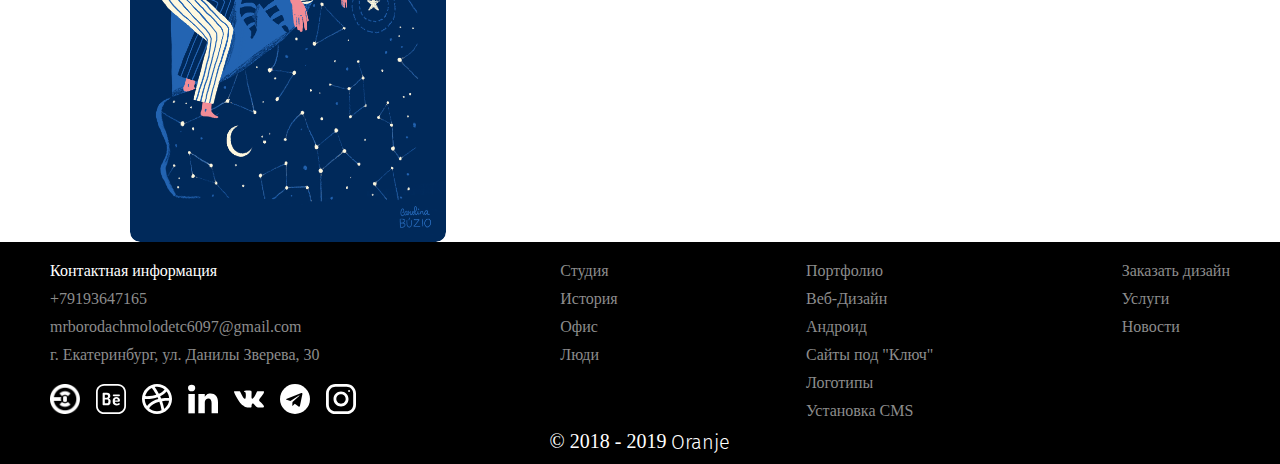
<file: category.html>
<!DOCTYPE html>
<html lang="ru">
<head>
    <meta charset="UTF-8">
    <meta name="viewport" content="width=device-width, initial-scale=1.0">
    <meta http-equiv="X-UA-Compatible" content="ie=edge">
    <title>Портфолио</title>
    <link rel="stylesheet" href="style.css">
</head>
<body>
    <button class="top-scroll">
        <img src="img/top-scroll.svg" alt="" class="top-scroll__arrow">
    </button>
    <header>
        <div class="nav">
            <div class="nav__logo-wrap">
                <a href="index.html"><img class="nav__logo" src="img/menu/logoWhite.png" alt=""></a>
            </div>
            <div class="menu-miny__wrap">
                <img src="img/menu/menu.svg" alt="" class="menu-miny">
            </div>
            <ul class="nav__item-wrap toggle-show">
                <li class="nav__item__wrap nav__item__wrap-1"><a href="news.html" class="nav__item nav__item-1" id='1'>Новости</a></li>
                <li class="nav__item__wrap nav__item__wrap-2"><a href="works.html" class="nav__item nav__item-2" id='2'>Портфолио</a>
                    <ul class="nav__submenu nav__submenu-2">
                        <li><a href="category.html" class="nav__submenu-item">Веб-дизайн</a></li>
                        <li><a href="category.html" class="nav__submenu-item">Андроид</a></li>
                        <li><a href="category.html" class="nav__submenu-item">Логотипы</a></li>
                        <li><a href="category.html" class="nav__submenu-item">Сайты под "ключ"</a></li>
                        <li><a href="category.html" class="nav__submenu-item">Установка CMS</a></li>
                    </ul>
                </li>
                <li class="nav__item__wrap nav__item__wrap-3"><a href="weDo.html" class="nav__item nav__item-3" id='3'>Услуги</a></li>
                <li class="nav__item__wrap nav__item__wrap-6"><a href="studio-people.html" class="nav__item nav__item-6" id='6'>Студия</a>
                    <ul class="nav__submenu nav__submenu-6">
                        <li><a href="studio-people.html" class="nav__submenu-item">Люди</a></li>
                        <li><a href="#" class="nav__submenu-item">Офис</a></li>
                        <li><a href="studio-history.html" class="nav__submenu-item">История</a></li>
                    </ul>
                </li>
                <li class="nav__item__wrap nav__item__wrap-6"><a href="order-design.html" class="nav__item nav__item-6" id='6'>Заказать дизайн</a>
                <li class="nav__item__wrap nav__item__wrap-7"><a href="#" class="nav__item nav__item-7" id='2'>Аккаунт</a>
            </ul>
        </div>
    </header>
    <div class="portfolio">
        <p class="portfolio__header header">Портфолио</p>
        <div class="portfolio__catalog">
            <a href="works.html"><button class="portfolio__catalog-item portfolio__catalog-item_1"># Все<span>44</span></button></a>
            <a href="category.html"><button class="portfolio__catalog-item portfolio__catalog-item_2"># Веб-дизайн<span>3</span></button></a>
            <a href="category.html"><button class="portfolio__catalog-item portfolio__catalog-item_3"># Андроид<span>12</span></button></a>
            <a href="category.html"><button class="portfolio__catalog-item portfolio__catalog-item_4"># Логотипы<span>17</span></button></a>
            <a href="category.html"><button class="portfolio__catalog-item portfolio__catalog-item_5"># Сайты под "ключ"<span>20</span></button></a>
            <a href="category.html"><button class="portfolio__catalog-item portfolio__catalog-item_6"># Установка CMS<span>5</span></button></a>
        </div>
        <div class="portfolio__items-wrap-left">
            <div class="portfolio__item-wrap">
                <div class="portfolio__item portfolio__item-1 portfolio__item-mini">
                    <a href=""><img src="img/portfolio/2.png" alt=""></a>
                    <div style="background-color: #EBBE1E;" class=".portfolio__item-info portfolio__item-info-mini">
                        <div class="portfolio__item-info__like-header">
                            <a href="#"><div class="portfolio__item-info__category">Андроид</div></a>
                            <div class="portfolio__item-info__like-wrap">
                                <span class="portfolio__item-info__like_number-1">33</span>
                                <img src="img/likes/heart(whiteBorder).svg" alt="" class="portfolio__item-info__like portfolio__item-info__like-1">
                                <img src="img/likes/heart(whiteFull).svg" alt="" id="1" class="portfolio__item-info__like-top portfolio__item-info__like-top-1 portfolio__item-info__like-top__hide">
                            </div>
                        </div>
                        <p class="portfolio__item-info__header">Lorem ipsum dolor sit!</p>
                    </div>
                </div>
                <div class="portfolio__item-info__mobile">
                    <div class="portfolio__item-info__like-header">
                        <a href="#"><div class="portfolio__item-info__category portfolio__item-info__category-mobile" style="background-color:#68E030;">Андроид</div></a>
                        <div class="portfolio__item-info__like-wrap">
                            <span class="portfolio__item-info__like_number-01" style="color: #000;">33</span>
                            <img src="img/likes/heart(blackBorder).svg" alt="" class="portfolio__item-info__like portfolio__item-info__like-01">
                            <img src="img/likes/like.svg" alt="" id="01" class="portfolio__item-info__like-top portfolio__item-info__like-top-01 portfolio__item-info__like-top__hide">
                        </div>
                    </div>
                    <p class="portfolio__item-info__header" style="color: #000;">Lorem ipsum dolor sit!</p>
                </div>
            </div>
            <div class="portfolio__item portfolio__item-2 portfolio__item-big">
                <a href=""><img src="img/portfolio/9.png" alt=""></a>
                <div style="background-color: #E055F6;" class=".portfolio__item-info portfolio__item-info-big">
                    <div class="portfolio__item-info__like-header">
                        <a href="#"><div class="portfolio__item-info__category">Андроид</div></a>
                        <div class="portfolio__item-info__like-wrap">
                            <span class="portfolio__item-info__like_number-2">33</span>
                            <img src="img/likes/heart(whiteBorder).svg" alt="" class="portfolio__item-info__like portfolio__item-info__like-2">
                            <img src="img/likes/heart(whiteFull).svg" alt="" id="2" class="portfolio__item-info__like-top portfolio__item-info__like-top-2 portfolio__item-info__like-top__hide">
                        </div>
                    </div>
                    <p class="portfolio__item-info__header">Lorem ipsum dolor sit!</p>
                </div>
            </div>
        </div>
        <div class="portfolio__items-wrap-center">
            <div class="portfolio__item-wrap">
                <div class="portfolio__item portfolio__item-3 portfolio__item-mini">
                    <a href=""><img src="img/portfolio/2.png" alt=""></a>
                    <div style="background-color: #EBBE1E;" class=".portfolio__item-info portfolio__item-info-mini">
                        <div class="portfolio__item-info__like-header">
                            <a href="#"><div class="portfolio__item-info__category">Андроид</div></a>
                            <div class="portfolio__item-info__like-wrap">
                                <span class="portfolio__item-info__like_number-3">33</span>
                                <img src="img/likes/heart(whiteBorder).svg" alt="" class="portfolio__item-info__like portfolio__item-info__like-3">
                                <img src="img/likes/heart(whiteFull).svg" alt="" id="3" class="portfolio__item-info__like-top portfolio__item-info__like-top-3 portfolio__item-info__like-top__hide">
                            </div>
                        </div>
                        <p class="portfolio__item-info__header">Lorem ipsum dolor sit!</p>
                    </div>
                </div>
                <div class="portfolio__item-info__mobile">
                    <div class="portfolio__item-info__like-header">
                        <a href="#"><div class="portfolio__item-info__category portfolio__item-info__category-mobile" style="background-color:#68E030;">Андроид</div></a>
                        <div class="portfolio__item-info__like-wrap">
                            <span class="portfolio__item-info__like_number-03" style="color: #000;">33</span>
                            <img src="img/likes/heart(blackBorder).svg" alt="" class="portfolio__item-info__like portfolio__item-info__like-03">
                            <img src="img/likes/like.svg" alt="" id="03" class="portfolio__item-info__like-top portfolio__item-info__like-top-03 portfolio__item-info__like-top__hide">
                        </div>
                    </div>
                    <p class="portfolio__item-info__header" style="color: #000;">Lorem ipsum dolor sit!</p>
                </div>
            </div>
            <div class="portfolio__item-wrap">
                <div class="portfolio__item portfolio__item-4 portfolio__item-mini">
                    <a href=""><img src="img/portfolio/2.png" alt=""></a>
                    <div style="background-color: #EBBE1E;" class=".portfolio__item-info portfolio__item-info-mini">
                        <div class="portfolio__item-info__like-header">
                            <a href="#"><div class="portfolio__item-info__category">Андроид</div></a>
                            <div class="portfolio__item-info__like-wrap">
                                <span class="portfolio__item-info__like_number-4">33</span>
                                <img src="img/likes/heart(whiteBorder).svg" alt="" class="portfolio__item-info__like portfolio__item-info__like-4">
                                <img src="img/likes/heart(whiteFull).svg" alt="" id="4" class="portfolio__item-info__like-top portfolio__item-info__like-top-4 portfolio__item-info__like-top__hide">
                            </div>
                        </div>
                        <p class="portfolio__item-info__header">Lorem ipsum dolor sit!</p>
                    </div>
                </div>
                <div class="portfolio__item-info__mobile">
                    <div class="portfolio__item-info__like-header">
                        <a href="#"><div class="portfolio__item-info__category portfolio__item-info__category-mobile" style="background-color:#68E030;">Андроид</div></a>
                        <div class="portfolio__item-info__like-wrap">
                            <span class="portfolio__item-info__like_number-04" style="color: #000;">33</span>
                            <img src="img/likes/heart(blackBorder).svg" alt="" class="portfolio__item-info__like portfolio__item-info__like-04">
                            <img src="img/likes/like.svg" alt="" id="04" class="portfolio__item-info__like-top portfolio__item-info__like-top-04 portfolio__item-info__like-top__hide">
                        </div>
                    </div>
                    <p class="portfolio__item-info__header" style="color: #000;">Lorem ipsum dolor sit!</p>
                </div>
            </div>
            <div class="portfolio__item-wrap">
                <div class="portfolio__item portfolio__item-5 portfolio__item-mini">
                    <a href=""><img src="img/portfolio/2.png" alt=""></a>
                    <div style="background-color: #EBBE1E;" class=".portfolio__item-info portfolio__item-info-mini">
                        <div class="portfolio__item-info__like-header">
                            <a href="#"><div class="portfolio__item-info__category">Андроид</div></a>
                            <div class="portfolio__item-info__like-wrap">
                                <span class="portfolio__item-info__like_number-5">33</span>
                                <img src="img/likes/heart(whiteBorder).svg" alt="" class="portfolio__item-info__like portfolio__item-info__like-5">
                                <img src="img/likes/heart(whiteFull).svg" alt="" id="5" class="portfolio__item-info__like-top portfolio__item-info__like-top-5 portfolio__item-info__like-top__hide">
                            </div>
                        </div>
                        <p class="portfolio__item-info__header">Lorem ipsum dolor sit!</p>
                    </div>
                </div>
                <div class="portfolio__item-info__mobile">
                    <div class="portfolio__item-info__like-header">
                        <a href="#"><div class="portfolio__item-info__category portfolio__item-info__category-mobile" style="background-color:#68E030;">Андроид</div></a>
                        <div class="portfolio__item-info__like-wrap">
                            <span class="portfolio__item-info__like_number-05" style="color: #000;">33</span>
                            <img src="img/likes/heart(blackBorder).svg" alt="" class="portfolio__item-info__like portfolio__item-info__like-05">
                            <img src="img/likes/like.svg" alt="" id="05" class="portfolio__item-info__like-top portfolio__item-info__like-top-05 portfolio__item-info__like-top__hide">
                        </div>
                    </div>
                    <p class="portfolio__item-info__header" style="color: #000;">Lorem ipsum dolor sit!</p>
                </div>
            </div>
        </div>
        <div class="portfolio__items-wrap-right">
            <div class="portfolio__item portfolio__item-6 portfolio__item-big">
                <a href=""><img src="img/portfolio/9.png" alt=""></a>
                <div style="background-color: #E055F6;" class=".portfolio__item-info portfolio__item-info-big">
                    <div class="portfolio__item-info__like-header">
                        <a href="#"><div class="portfolio__item-info__category">Андроид</div></a>
                        <div class="portfolio__item-info__like-wrap">
                            <span class="portfolio__item-info__like_number-6">33</span>
                            <img src="img/likes/heart(whiteBorder).svg" alt="" class="portfolio__item-info__like portfolio__item-info__like-6">
                            <img src="img/likes/heart(whiteFull).svg" alt="" id="6" class="portfolio__item-info__like-top portfolio__item-info__like-top-6 portfolio__item-info__like-top__hide">
                        </div>
                    </div>
                    <p class="portfolio__item-info__header">Lorem ipsum dolor sit!</p>
                </div>
            </div>
            <div class="portfolio__item-wrap">
                <div class="portfolio__item portfolio__item-7 portfolio__item-mini">
                    <a href=""><img src="img/portfolio/2.png" alt=""></a>
                    <div style="background-color: #EBBE1E;" class=".portfolio__item-info portfolio__item-info-mini">
                        <div class="portfolio__item-info__like-header">
                            <a href="#"><div class="portfolio__item-info__category">Андроид</div></a>
                            <div class="portfolio__item-info__like-wrap">
                                <span class="portfolio__item-info__like_number-7">33</span>
                                <img src="img/likes/heart(whiteBorder).svg" alt="" class="portfolio__item-info__like portfolio__item-info__like-7">
                                <img src="img/likes/heart(whiteFull).svg" alt="" id="7" class="portfolio__item-info__like-top portfolio__item-info__like-top-7 portfolio__item-info__like-top__hide">
                            </div>
                        </div>
                        <p class="portfolio__item-info__header">Lorem ipsum dolor sit!</p>
                    </div>
                </div>
                <div class="portfolio__item-info__mobile">
                    <div class="portfolio__item-info__like-header">
                        <a href="#"><div class="portfolio__item-info__category portfolio__item-info__category-mobile" style="background-color:#68E030;">Андроид</div></a>
                        <div class="portfolio__item-info__like-wrap">
                            <span class="portfolio__item-info__like_number-07" style="color: #000;">33</span>
                            <img src="img/likes/heart(blackBorder).svg" alt="" class="portfolio__item-info__like portfolio__item-info__like-07">
                            <img src="img/likes/like.svg" alt="" id="07" class="portfolio__item-info__like-top portfolio__item-info__like-top-07 portfolio__item-info__like-top__hide">
                        </div>
                    </div>
                    <p class="portfolio__item-info__header" style="color: #000;">Lorem ipsum dolor sit!</p>
                </div>
            </div>
        </div>
        <div class="portfolio__items-wrap-left">
            <div class="portfolio__item-wrap">
                <div class="portfolio__item portfolio__item-8 portfolio__item-mini">
                    <a href=""><img src="img/portfolio/2.png" alt=""></a>
                    <div style="background-color: #EBBE1E;" class=".portfolio__item-info portfolio__item-info-mini">
                        <div class="portfolio__item-info__like-header">
                            <a href="#"><div class="portfolio__item-info__category">Андроид</div></a>
                            <div class="portfolio__item-info__like-wrap">
                                <span class="portfolio__item-info__like_number-8">33</span>
                                <img src="img/likes/heart(whiteBorder).svg" alt="" class="portfolio__item-info__like portfolio__item-info__like-8">
                                <img src="img/likes/heart(whiteFull).svg" alt="" id="8" class="portfolio__item-info__like-top portfolio__item-info__like-top-8 portfolio__item-info__like-top__hide">
                            </div>
                        </div>
                        <p class="portfolio__item-info__header">Lorem ipsum dolor sit!</p>
                    </div>
                </div>
                <div class="portfolio__item-info__mobile">
                    <div class="portfolio__item-info__like-header">
                        <a href="#"><div class="portfolio__item-info__category portfolio__item-info__category-mobile" style="background-color:#68E030;">Андроид</div></a>
                        <div class="portfolio__item-info__like-wrap">
                            <span class="portfolio__item-info__like_number-08" style="color: #000;">33</span>
                            <img src="img/likes/heart(blackBorder).svg" alt="" class="portfolio__item-info__like portfolio__item-info__like-08">
                            <img src="img/likes/like.svg" alt="" id="08" class="portfolio__item-info__like-top portfolio__item-info__like-top-08 portfolio__item-info__like-top__hide">
                        </div>
                    </div>
                    <p class="portfolio__item-info__header" style="color: #000;">Lorem ipsum dolor sit!</p>
                </div>
            </div>
            <div class="portfolio__item portfolio__item-9 portfolio__item-big">
                <a href=""><img src="img/portfolio/9.png" alt=""></a>
                <div style="background-color: #E055F6;" class=".portfolio__item-info portfolio__item-info-big">
                    <div class="portfolio__item-info__like-header">
                        <a href="#"><div class="portfolio__item-info__category">Андроид</div></a>
                        <div class="portfolio__item-info__like-wrap">
                            <span class="portfolio__item-info__like_number-9">33</span>
                            <img src="img/likes/heart(whiteBorder).svg" alt="" class="portfolio__item-info__like portfolio__item-info__like-9">
                            <img src="img/likes/heart(whiteFull).svg" alt="" id="9" class="portfolio__item-info__like-top portfolio__item-info__like-top-9 portfolio__item-info__like-top__hide">
                        </div>
                    </div>
                    <p class="portfolio__item-info__header">Lorem ipsum dolor sit!</p>
                </div>
            </div>
        </div>
        <div class="portfolio__items-wrap-center">
            <div class="portfolio__item-wrap">
                <div class="portfolio__item portfolio__item-10 portfolio__item-mini">
                    <a href=""><img src="img/portfolio/2.png" alt=""></a>
                    <div style="background-color: #EBBE1E;" class=".portfolio__item-info portfolio__item-info-mini">
                        <div class="portfolio__item-info__like-header">
                            <a href="#"><div class="portfolio__item-info__category">Андроид</div></a>
                            <div class="portfolio__item-info__like-wrap">
                                <span class="portfolio__item-info__like_number-10">33</span>
                                <img src="img/likes/heart(whiteBorder).svg" alt="" class="portfolio__item-info__like portfolio__item-info__like-10">
                                <img src="img/likes/heart(whiteFull).svg" alt="" id="10" class="portfolio__item-info__like-top portfolio__item-info__like-top-10 portfolio__item-info__like-top__hide">
                            </div>
                        </div>
                        <p class="portfolio__item-info__header">Lorem ipsum dolor sit!</p>
                    </div>
                </div>
                <div class="portfolio__item-info__mobile">
                    <div class="portfolio__item-info__like-header">
                        <a href="#"><div class="portfolio__item-info__category portfolio__item-info__category-mobile" style="background-color:#68E030;">Андроид</div></a>
                        <div class="portfolio__item-info__like-wrap">
                            <span class="portfolio__item-info__like_number-010" style="color: #000;">33</span>
                            <img src="img/likes/heart(blackBorder).svg" alt="" class="portfolio__item-info__like portfolio__item-info__like-010">
                            <img src="img/likes/like.svg" alt="" id="010" class="portfolio__item-info__like-top portfolio__item-info__like-top-010 portfolio__item-info__like-top__hide">
                        </div>
                    </div>
                    <p class="portfolio__item-info__header" style="color: #000;">Lorem ipsum dolor sit!</p>
                </div>
            </div>
            <div class="portfolio__item-wrap">
                <div class="portfolio__item portfolio__item-11 portfolio__item-mini">
                    <a href=""><img src="img/portfolio/2.png" alt=""></a>
                    <div style="background-color: #EBBE1E;" class=".portfolio__item-info portfolio__item-info-mini">
                        <div class="portfolio__item-info__like-header">
                            <a href="#"><div class="portfolio__item-info__category">Андроид</div></a>
                            <div class="portfolio__item-info__like-wrap">
                                <span class="portfolio__item-info__like_number-11">33</span>
                                <img src="img/likes/heart(whiteBorder).svg" alt="" class="portfolio__item-info__like portfolio__item-info__like-11">
                                <img src="img/likes/heart(whiteFull).svg" alt="" id="11" class="portfolio__item-info__like-top portfolio__item-info__like-top-11 portfolio__item-info__like-top__hide">
                            </div>
                        </div>
                        <p class="portfolio__item-info__header">Lorem ipsum dolor sit!</p>
                    </div>
                </div>
                <div class="portfolio__item-info__mobile">
                    <div class="portfolio__item-info__like-header">
                        <a href="#"><div class="portfolio__item-info__category portfolio__item-info__category-mobile" style="background-color:#68E030;">Андроид</div></a>
                        <div class="portfolio__item-info__like-wrap">
                            <span class="portfolio__item-info__like_number-011" style="color: #000;">33</span>
                            <img src="img/likes/heart(blackBorder).svg" alt="" class="portfolio__item-info__like portfolio__item-info__like-011">
                            <img src="img/likes/like.svg" alt="" id="011" class="portfolio__item-info__like-top portfolio__item-info__like-top-011 portfolio__item-info__like-top__hide">
                        </div>
                    </div>
                    <p class="portfolio__item-info__header" style="color: #000;">Lorem ipsum dolor sit!</p>
                </div>
            </div>
            <div class="portfolio__item-wrap">
                <div class="portfolio__item portfolio__item-12 portfolio__item-mini">
                    <a href=""><img src="img/portfolio/2.png" alt=""></a>
                    <div style="background-color: #EBBE1E;" class=".portfolio__item-info portfolio__item-info-mini">
                        <div class="portfolio__item-info__like-header">
                            <a href="#"><div class="portfolio__item-info__category">Андроид</div></a>
                            <div class="portfolio__item-info__like-wrap">
                                <span class="portfolio__item-info__like_number-12">33</span>
                                <img src="img/likes/heart(whiteBorder).svg" alt="" class="portfolio__item-info__like portfolio__item-info__like-12">
                                <img src="img/likes/heart(whiteFull).svg" alt="" id="12" class="portfolio__item-info__like-top portfolio__item-info__like-top-12 portfolio__item-info__like-top__hide">
                            </div>
                        </div>
                        <p class="portfolio__item-info__header">Lorem ipsum dolor sit!</p>
                    </div>
                </div>
                <div class="portfolio__item-info__mobile">
                    <div class="portfolio__item-info__like-header">
                        <a href="#"><div class="portfolio__item-info__category portfolio__item-info__category-mobile" style="background-color:#68E030;">Андроид</div></a>
                        <div class="portfolio__item-info__like-wrap">
                            <span class="portfolio__item-info__like_number-012" style="color: #000;">33</span>
                            <img src="img/likes/heart(blackBorder).svg" alt="" class="portfolio__item-info__like portfolio__item-info__like-012">
                            <img src="img/likes/like.svg" alt="" id="012" class="portfolio__item-info__like-top portfolio__item-info__like-top-012 portfolio__item-info__like-top__hide">
                        </div>
                    </div>
                    <p class="portfolio__item-info__header" style="color: #000;">Lorem ipsum dolor sit!</p>
                </div>
            </div>
        </div>
        <div class="portfolio__items-wrap-right">
            <div class="portfolio__item portfolio__item-13 portfolio__item-big">
                <a href=""><img src="img/portfolio/9.png" alt=""></a>
                <div style="background-color: #E055F6;" class=".portfolio__item-info portfolio__item-info-big">
                    <div class="portfolio__item-info__like-header">
                        <a href="#"><div class="portfolio__item-info__category">Андроид</div></a>
                        <div class="portfolio__item-info__like-wrap">
                            <span class="portfolio__item-info__like_number-13">33</span>
                            <img src="img/likes/heart(whiteBorder).svg" alt="" class="portfolio__item-info__like portfolio__item-info__like-13">
                            <img src="img/likes/heart(whiteFull).svg" alt="" id="13" class="portfolio__item-info__like-top portfolio__item-info__like-top-13 portfolio__item-info__like-top__hide">
                        </div>
                    </div>
                    <p class="portfolio__item-info__header">Lorem ipsum dolor sit!</p>
                </div>
            </div>
            <div class="portfolio__item-wrap">
                <div class="portfolio__item portfolio__item-14 portfolio__item-mini">
                    <a href=""><img src="img/portfolio/2.png" alt=""></a>
                    <div style="background-color: #EBBE1E;" class=".portfolio__item-info portfolio__item-info-mini">
                        <div class="portfolio__item-info__like-header">
                            <a href="#"><div class="portfolio__item-info__category">Андроид</div></a>
                            <div class="portfolio__item-info__like-wrap">
                                <span class="portfolio__item-info__like_number-14">33</span>
                                <img src="img/likes/heart(whiteBorder).svg" alt="" class="portfolio__item-info__like portfolio__item-info__like-14">
                                <img src="img/likes/heart(whiteFull).svg" alt="" id="14" class="portfolio__item-info__like-top portfolio__item-info__like-top-14 portfolio__item-info__like-top__hide">
                            </div>
                        </div>
                        <p class="portfolio__item-info__header">Lorem ipsum dolor sit!</p>
                    </div>
                </div>
                <div class="portfolio__item-info__mobile">
                    <div class="portfolio__item-info__like-header">
                        <a href="#"><div class="portfolio__item-info__category portfolio__item-info__category-mobile" style="background-color:#68E030;">Андроид</div></a>
                        <div class="portfolio__item-info__like-wrap">
                            <span class="portfolio__item-info__like_number-014" style="color: #000;">33</span>
                            <img src="img/likes/heart(blackBorder).svg" alt="" class="portfolio__item-info__like portfolio__item-info__like-014">
                            <img src="img/likes/like.svg" alt="" id="014" class="portfolio__item-info__like-top portfolio__item-info__like-top-014 portfolio__item-info__like-top__hide">
                        </div>
                    </div>
                    <p class="portfolio__item-info__header" style="color: #000;">Lorem ipsum dolor sit!</p>
                </div>
            </div>
        </div>
    </div>
    <footer class="footer">
        <div class="top-footer">
            <div class="footer-contact">
                <div class="footer-contact___item footer-contact___item-header">Контактная информация</div>
                <div class="footer-contact___item">+79193647165</div>
                <div class="footer-contact___item">mrborodachmolodetc6097@gmail.com</div>
                <div class="footer-contact___item">г. Екатеринбург, ул. Данилы Зверева, 30</div>
                <div class="footer-rel">
                    <div class="footer-rel-h">
                        <a href="#"><img src="img/footer/FLHunt.png"></a>
                    </div>
                    <div class="footer-rel-h">
                        <a href="#"><img src="img/footer/behance.svg"></a>
                    </div>
                    <div class="footer-rel-h">
                        <a href="#"><img src="img/footer/dribbble.svg"></a>
                    </div>
                    <div class="footer-rel-h">
                        <a href="#"><img src="img/footer/linkedin.svg"></a>
                    </div>
                    <div class="footer-rel-h">
                        <a href="#"><img src="img/footer/vk.svg"></a>
                    </div>
                    <div class="footer-rel-h">
                        <a href="#"><img src="img/footer/telegram.svg"></a>
                    </div>
                    <div class="footer-rel-h">
                        <a href="#"><img src="img/footer/instagram.svg"></a>
                    </div>
                </div>
            </div>
            <div class="footer-studio">
                <a href="studio-history.html" class="footer__item">Студия</a>
                <a href="studio-history.html" class="footer__item">История</a>
                <a href="#" class="footer__item">Офис</a>
                <a href="studio-people.html" class="footer__item">Люди</a>
            </div>
            <div class="footer-else">
                <a href="works.html" class="footer__item">Портфолио</a>
                <a href="category.html" class="footer__item">Веб-Дизайн</a>
                <a href="category.html" class="footer__item">Андроид</a>
                <a href="category.html" class="footer__item">Сайты под "Ключ"</a>
                <a href="category.html" class="footer__item">Логотипы</a>
                <a href="category.html" class="footer__item">Установка CMS</a>
            </div>
            <div class="footer-price">
                <a href="order-design.html" class="footer__item">Заказать дизайн</a>
                <a href="weDo.html" class="footer__item">Услуги</a>
                <a href="news.html" class="footer__item">Новости</a>
            </div>
        </div>
        <div class="footer-copy">&copy; 2018 - 2019 <a href="index.html">Oranje</a></div>
    </footer>
    <script src="libs/jQuery.js"></script>
    <script src="js/menu.js"></script>
    <script src="js/main.js"></script>
</body>
</html>
</file>
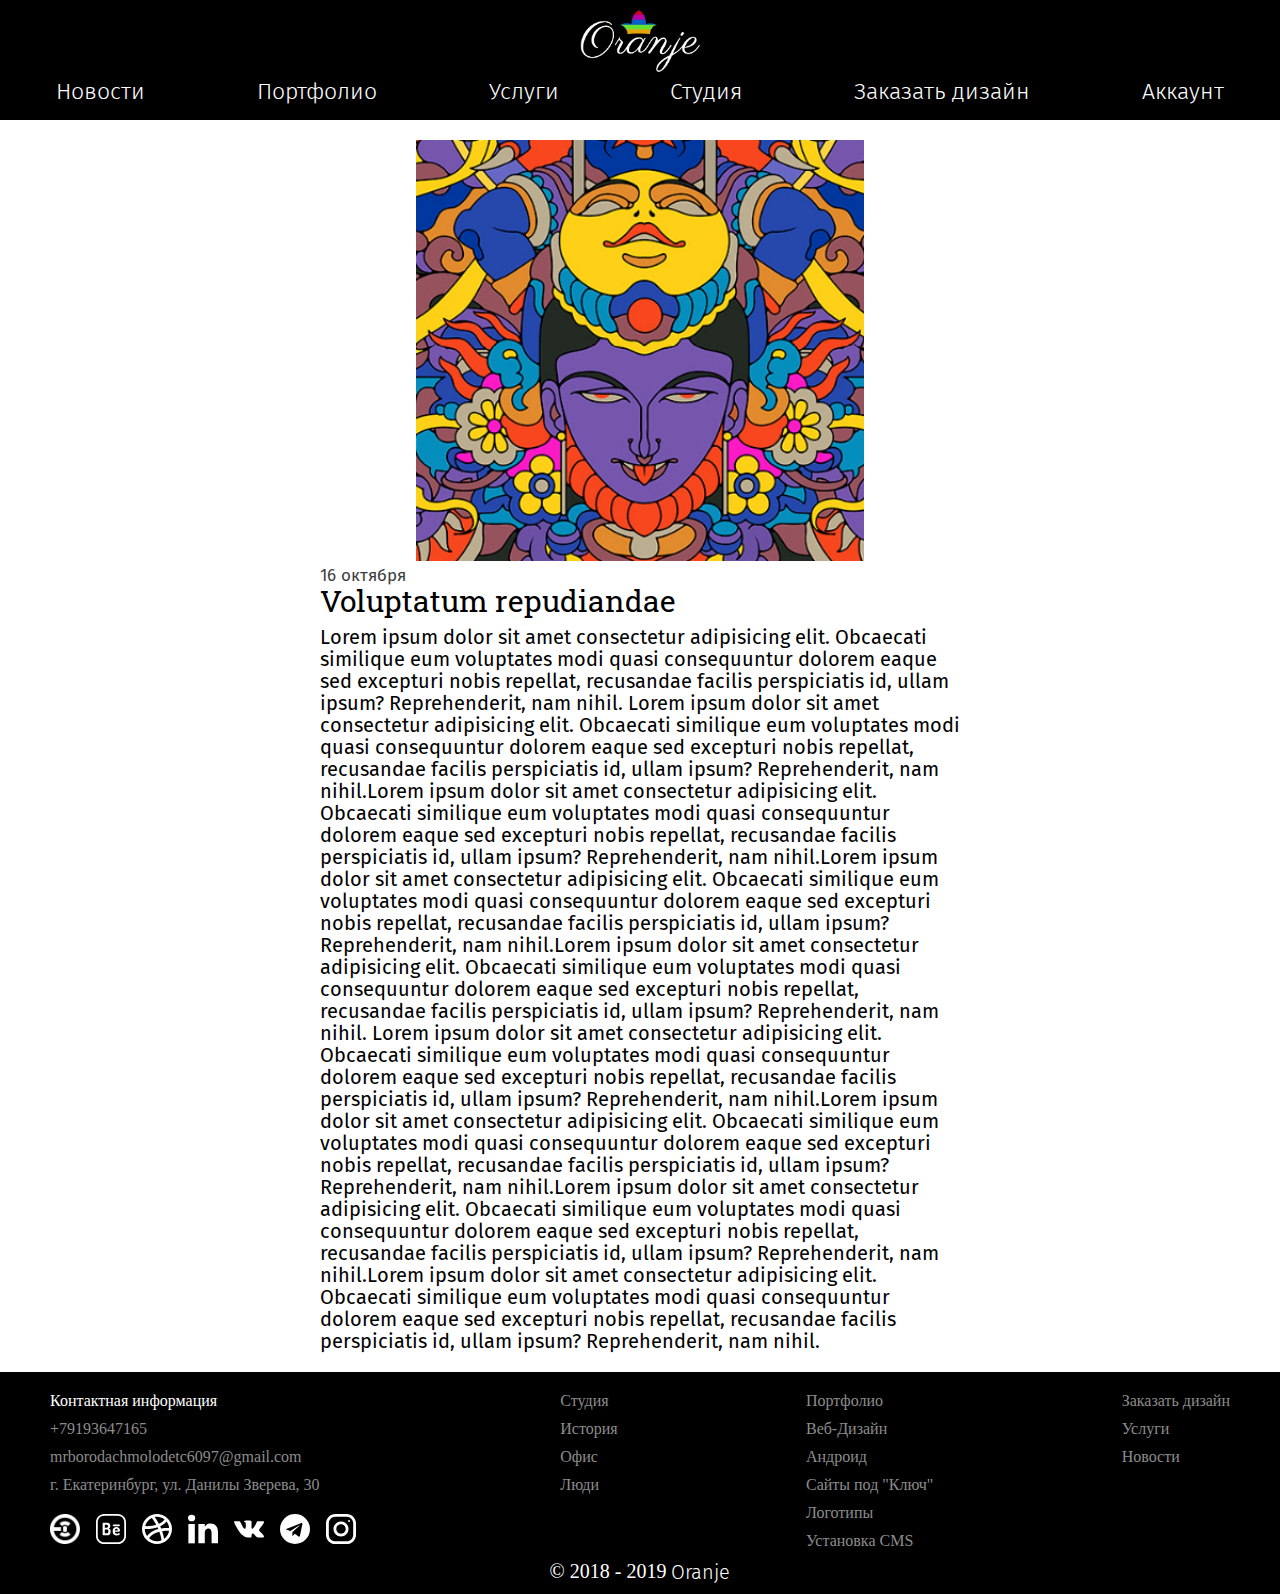
<file: news-page.html>
<!DOCTYPE html>
<html lang="ru">
<head>
    <meta charset="UTF-8">
    <meta name="viewport" content="width=device-width, initial-scale=1.0">
    <meta http-equiv="X-UA-Compatible" content="ie=edge">
    <title>Новости</title>
    <link rel="stylesheet" href="style.css">
</head>
<body>
    <button class="top-scroll">
        <img src="img/top-scroll.svg" alt="" class="top-scroll__arrow">
    </button>
    <header>
        <div class="nav">
            <div class="nav__logo-wrap">
                <a href="index.html"><img class="nav__logo" src="img/menu/logoWhite.png" alt=""></a>
            </div>
            <div class="menu-miny__wrap">
                <img src="img/menu/menu.svg" alt="" class="menu-miny">
            </div>
            <ul class="nav__item-wrap toggle-show">
                <li class="nav__item__wrap nav__item__wrap-1"><a href="news.html" class="nav__item nav__item-1" id='1'>Новости</a></li>
                <li class="nav__item__wrap nav__item__wrap-2"><a href="works.html" class="nav__item nav__item-2" id='2'>Портфолио</a>
                    <ul class="nav__submenu nav__submenu-2">
                        <li><a href="category.html" class="nav__submenu-item">Веб-дизайн</a></li>
                        <li><a href="category.html" class="nav__submenu-item">Андроид</a></li>
                        <li><a href="category.html" class="nav__submenu-item">Логотипы</a></li>
                        <li><a href="category.html" class="nav__submenu-item">Сайты под "ключ"</a></li>
                        <li><a href="category.html" class="nav__submenu-item">Установка CMS</a></li>
                    </ul>
                </li>
                <li class="nav__item__wrap nav__item__wrap-3"><a href="weDo.html" class="nav__item nav__item-3" id='3'>Услуги</a></li>
                <li class="nav__item__wrap nav__item__wrap-6"><a href="studio-people.html" class="nav__item nav__item-6" id='6'>Студия</a>
                    <ul class="nav__submenu nav__submenu-6">
                        <li><a href="studio-people.html" class="nav__submenu-item">Люди</a></li>
                        <li><a href="#" class="nav__submenu-item">Офис</a></li>
                        <li><a href="studio-history.html" class="nav__submenu-item">История</a></li>
                    </ul>
                </li>
                <li class="nav__item__wrap nav__item__wrap-6"><a href="order-design.html" class="nav__item nav__item-6" id='6'>Заказать дизайн</a>
                <li class="nav__item__wrap nav__item__wrap-7"><a href="#" class="nav__item nav__item-7" id='2'>Аккаунт</a>
            </ul>
        </div>
    </header>
    <div class="news-page__main">
        <img src="img/1.png" alt="">
        <div class="news-page__date">16 октября</div>
        <div class="news-page__header">Voluptatum repudiandae</div>
        <div class="news-page__text">Lorem ipsum dolor sit amet consectetur adipisicing elit. Obcaecati similique eum voluptates modi quasi consequuntur dolorem eaque sed excepturi nobis repellat, recusandae facilis perspiciatis id, ullam ipsum? Reprehenderit, nam nihil.
            Lorem ipsum dolor sit amet consectetur adipisicing elit. Obcaecati similique eum voluptates modi quasi consequuntur dolorem eaque sed excepturi nobis repellat, recusandae facilis perspiciatis id, ullam ipsum? Reprehenderit, nam nihil.Lorem ipsum dolor sit amet consectetur adipisicing elit. Obcaecati similique eum voluptates modi quasi consequuntur dolorem eaque sed excepturi nobis repellat, recusandae facilis perspiciatis id, ullam ipsum? Reprehenderit, nam nihil.Lorem ipsum dolor sit amet consectetur adipisicing elit. Obcaecati similique eum voluptates modi quasi consequuntur dolorem eaque sed excepturi nobis repellat, recusandae facilis perspiciatis id, ullam ipsum? Reprehenderit, nam nihil.Lorem ipsum dolor sit amet consectetur adipisicing elit. Obcaecati similique eum voluptates modi quasi consequuntur dolorem eaque sed excepturi nobis repellat, recusandae facilis perspiciatis id, ullam ipsum? Reprehenderit, nam nihil.
            Lorem ipsum dolor sit amet consectetur adipisicing elit. Obcaecati similique eum voluptates modi quasi consequuntur dolorem eaque sed excepturi nobis repellat, recusandae facilis perspiciatis id, ullam ipsum? Reprehenderit, nam nihil.Lorem ipsum dolor sit amet consectetur adipisicing elit. Obcaecati similique eum voluptates modi quasi consequuntur dolorem eaque sed excepturi nobis repellat, recusandae facilis perspiciatis id, ullam ipsum? Reprehenderit, nam nihil.Lorem ipsum dolor sit amet consectetur adipisicing elit. Obcaecati similique eum voluptates modi quasi consequuntur dolorem eaque sed excepturi nobis repellat, recusandae facilis perspiciatis id, ullam ipsum? Reprehenderit, nam nihil.Lorem ipsum dolor sit amet consectetur adipisicing elit. Obcaecati similique eum voluptates modi quasi consequuntur dolorem eaque sed excepturi nobis repellat, recusandae facilis perspiciatis id, ullam ipsum? Reprehenderit, nam nihil.
        </div>
    </div>
    <footer class="footer">
        <div class="top-footer">
            <div class="footer-contact">
                <div class="footer-contact___item footer-contact___item-header">Контактная информация</div>
                <div class="footer-contact___item">+79193647165</div>
                <div class="footer-contact___item">mrborodachmolodetc6097@gmail.com</div>
                <div class="footer-contact___item">г. Екатеринбург, ул. Данилы Зверева, 30</div>
                <div class="footer-rel">
                    <div class="footer-rel-h">
                        <a href="#"><img src="img/footer/FLHunt.png"></a>
                    </div>
                    <div class="footer-rel-h">
                        <a href="#"><img src="img/footer/behance.svg"></a>
                    </div>
                    <div class="footer-rel-h">
                        <a href="#"><img src="img/footer/dribbble.svg"></a>
                    </div>
                    <div class="footer-rel-h">
                        <a href="#"><img src="img/footer/linkedin.svg"></a>
                    </div>
                    <div class="footer-rel-h">
                        <a href="#"><img src="img/footer/vk.svg"></a>
                    </div>
                    <div class="footer-rel-h">
                        <a href="#"><img src="img/footer/telegram.svg"></a>
                    </div>
                    <div class="footer-rel-h">
                        <a href="#"><img src="img/footer/instagram.svg"></a>
                    </div>
                </div>
            </div>
            <div class="footer-studio">
                <a href="studio-history.html" class="footer__item">Студия</a>
                <a href="studio-history.html" class="footer__item">История</a>
                <a href="#" class="footer__item">Офис</a>
                <a href="studio-people.html" class="footer__item">Люди</a>
            </div>
            <div class="footer-else">
                <a href="works.html" class="footer__item">Портфолио</a>
                <a href="category.html" class="footer__item">Веб-Дизайн</a>
                <a href="category.html" class="footer__item">Андроид</a>
                <a href="category.html" class="footer__item">Сайты под "Ключ"</a>
                <a href="category.html" class="footer__item">Логотипы</a>
                <a href="category.html" class="footer__item">Установка CMS</a>
            </div>
            <div class="footer-price">
                <a href="order-design.html" class="footer__item">Заказать дизайн</a>
                <a href="weDo.html" class="footer__item">Услуги</a>
                <a href="news.html" class="footer__item">Новости</a>
            </div>
        </div>
        <div class="footer-copy">&copy; 2018 - 2019 <a href="index.html">Oranje</a></div>
    </footer>
    <script src="libs/jQuery.js"></script>
    <script src="js/menu.js"></script>
    <script src="js/main.js"></script>
</body>
</html>
</file>
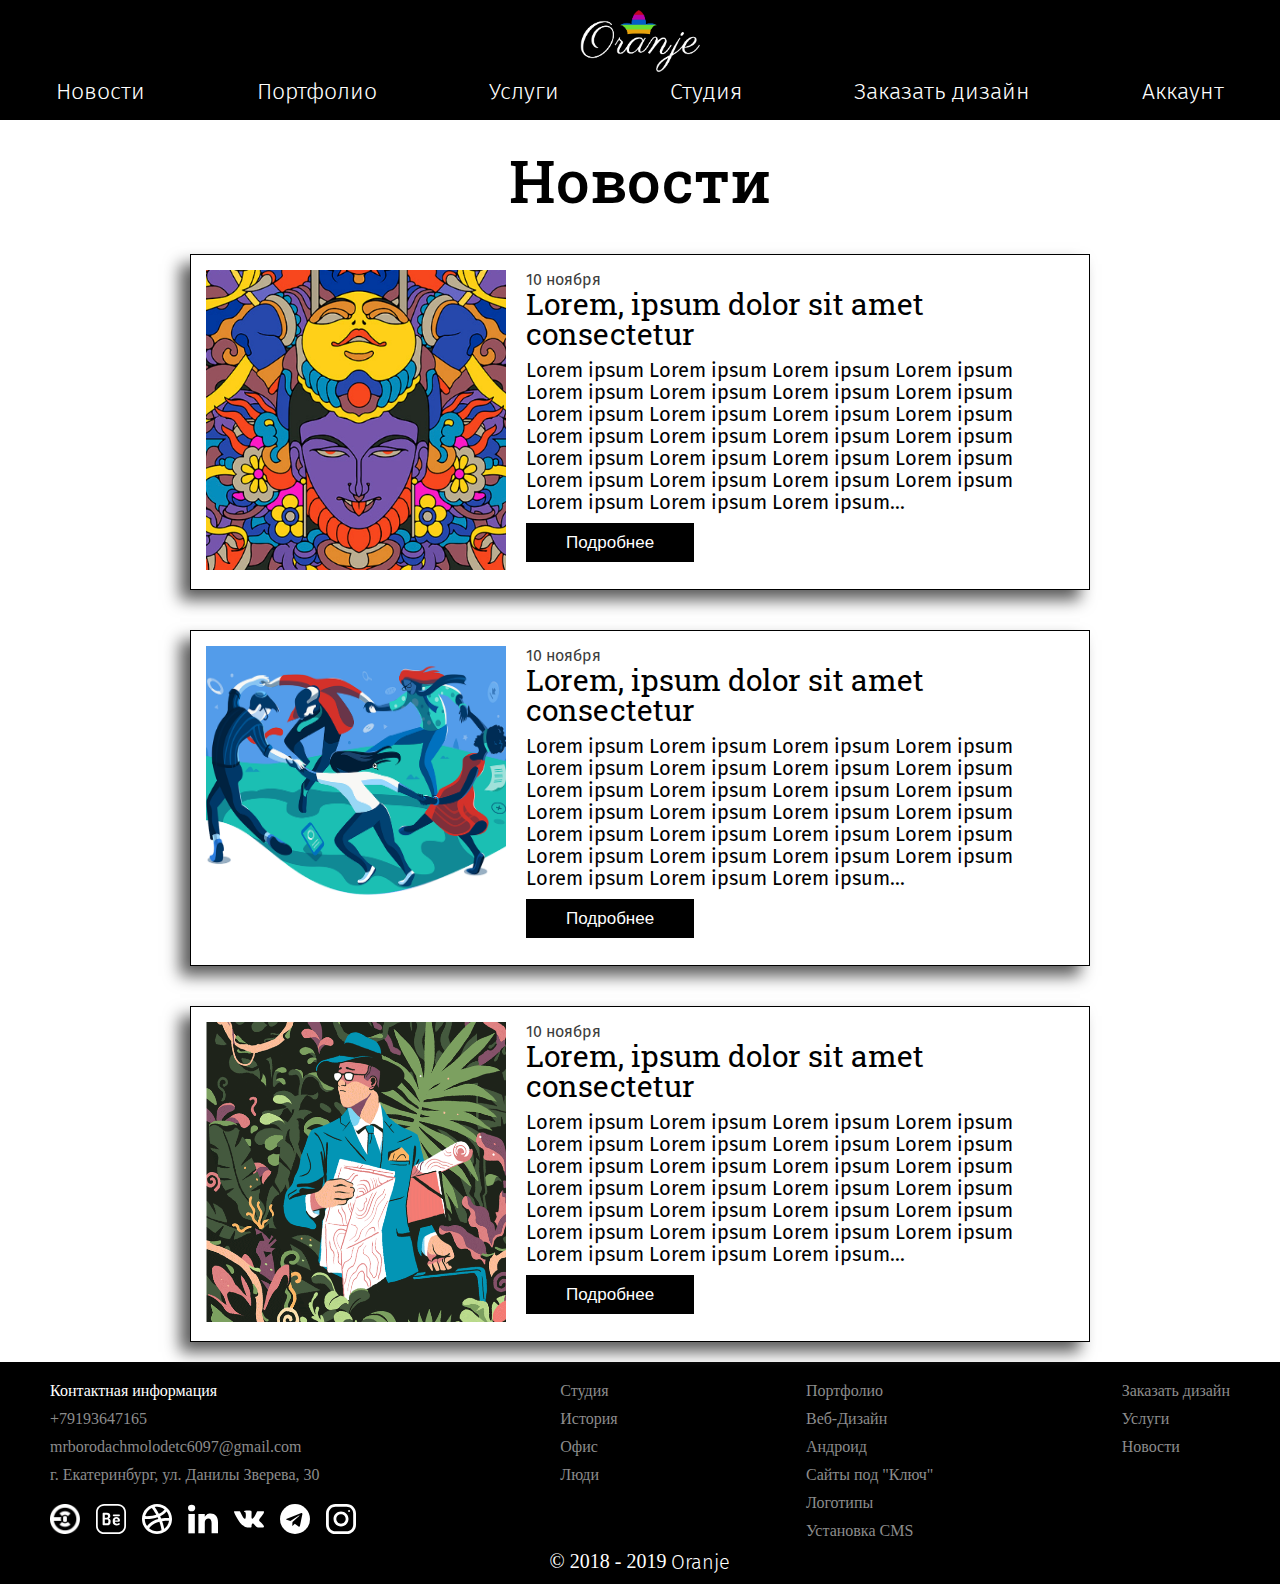
<file: news.html>
<!DOCTYPE html>
<html lang="ru">
<head>
    <meta charset="UTF-8">
    <meta name="viewport" content="width=device-width, initial-scale=1.0">
    <meta http-equiv="X-UA-Compatible" content="ie=edge">
    <title>Oranje</title>
    <link rel="stylesheet" href="style.css">
    <link rel="stylesheet" href="https://cdnjs.cloudflare.com/ajax/libs/animate.css/3.7.2/animate.min.css">
</head>
<body>
    <button class="top-scroll">
        <img src="img/top-scroll.svg" alt="" class="top-scroll__arrow">
    </button>
    <header>
        <div class="nav">
            <div class="nav__logo-wrap">
                <a href="index.html"><img class="nav__logo" src="img/menu/logoWhite.png" alt=""></a>
            </div>
            <div class="menu-miny__wrap">
                <img src="img/menu/menu.svg" alt="" class="menu-miny">
            </div>
            <ul class="nav__item-wrap toggle-show">
                <li class="nav__item__wrap nav__item__wrap-1"><a href="news.html" class="nav__item nav__item-1" id='1'>Новости</a></li>
                <li class="nav__item__wrap nav__item__wrap-2"><a href="works.html" class="nav__item nav__item-2" id='2'>Портфолио</a>
                    <ul class="nav__submenu nav__submenu-2">
                        <li><a href="category.html" class="nav__submenu-item">Веб-дизайн</a></li>
                        <li><a href="category.html" class="nav__submenu-item">Андроид</a></li>
                        <li><a href="category.html" class="nav__submenu-item">Логотипы</a></li>
                        <li><a href="category.html" class="nav__submenu-item">Сайты под "ключ"</a></li>
                        <li><a href="category.html" class="nav__submenu-item">Установка CMS</a></li>
                    </ul>
                </li>
                <li class="nav__item__wrap nav__item__wrap-3"><a href="weDo.html" class="nav__item nav__item-3" id='3'>Услуги</a></li>
                <li class="nav__item__wrap nav__item__wrap-6"><a href="studio-people.html" class="nav__item nav__item-6" id='6'>Студия</a>
                    <ul class="nav__submenu nav__submenu-6">
                        <li><a href="studio-people.html" class="nav__submenu-item">Люди</a></li>
                        <li><a href="#" class="nav__submenu-item">Офис</a></li>
                        <li><a href="studio-history.html" class="nav__submenu-item">История</a></li>
                    </ul>
                </li>
                <li class="nav__item__wrap nav__item__wrap-6"><a href="order-design.html" class="nav__item nav__item-6" id='6'>Заказать дизайн</a>
                <li class="nav__item__wrap nav__item__wrap-7"><a href="#" class="nav__item nav__item-7" id='2'>Аккаунт</a>
            </ul>
        </div>
    </header>
    <div class="header">Новости</div>
    <div class="news__main">
        <div class="news__article">
            <a href="news-page.html"><img src="img/1.png" alt=""></a>
            <div class="news__title">
                <div class="news__data">10 ноября</div>
                <h3>Lorem, ipsum dolor sit amet consectetur</h3>
                <div class="news__text">Lorem ipsum Lorem ipsum Lorem ipsum Lorem ipsum Lorem ipsum Lorem ipsum Lorem ipsum Lorem ipsum Lorem ipsum Lorem ipsum Lorem ipsum Lorem ipsum Lorem ipsum Lorem ipsum Lorem ipsum Lorem ipsum Lorem ipsum Lorem ipsum Lorem ipsum Lorem ipsum Lorem ipsum Lorem ipsum Lorem ipsum Lorem ipsum Lorem ipsum Lorem ipsum Lorem ipsum...</div>
                <a href="news-page.html" class="news__but">Подробнее</a>
            </div>
        </div>
        <div class="news__article">
            <a href="news-page.html"><img src="img/2.png" alt=""></a>
            <div class="news__title">
                <div class="news__data">10 ноября</div>
                <h3>Lorem, ipsum dolor sit amet consectetur</h3>
                <div class="news__text">Lorem ipsum Lorem ipsum Lorem ipsum Lorem ipsum Lorem ipsum Lorem ipsum Lorem ipsum Lorem ipsum Lorem ipsum Lorem ipsum Lorem ipsum Lorem ipsum Lorem ipsum Lorem ipsum Lorem ipsum Lorem ipsum Lorem ipsum Lorem ipsum Lorem ipsum Lorem ipsum Lorem ipsum Lorem ipsum Lorem ipsum Lorem ipsum Lorem ipsum Lorem ipsum Lorem ipsum...</div>
                <a href="news-page.html" class="news__but">Подробнее</a>
            </div>
        </div>
        <div class="news__article">
            <a href="news-page.html"><img src="img/3.png" alt=""></a>
            <div class="news__title">
                <div class="news__data">10 ноября</div>
                <h3>Lorem, ipsum dolor sit amet consectetur</h3>
                <div class="news__text">Lorem ipsum Lorem ipsum Lorem ipsum Lorem ipsum Lorem ipsum Lorem ipsum Lorem ipsum Lorem ipsum Lorem ipsum Lorem ipsum Lorem ipsum Lorem ipsum Lorem ipsum Lorem ipsum Lorem ipsum Lorem ipsum Lorem ipsum Lorem ipsum Lorem ipsum Lorem ipsum Lorem ipsum Lorem ipsum Lorem ipsum Lorem ipsum Lorem ipsum Lorem ipsum Lorem ipsum...</div>
                <a href="news-page.html" class="news__but">Подробнее</a>
            </div>
        </div>
    </div>
    <footer class="footer">
        <div class="top-footer">
            <div class="footer-contact">
                <div class="footer-contact___item footer-contact___item-header">Контактная информация</div>
                <div class="footer-contact___item">+79193647165</div>
                <div class="footer-contact___item">mrborodachmolodetc6097@gmail.com</div>
                <div class="footer-contact___item">г. Екатеринбург, ул. Данилы Зверева, 30</div>
                <div class="footer-rel">
                    <div class="footer-rel-h">
                        <a href="#"><img src="img/footer/FLHunt.png"></a>
                    </div>
                    <div class="footer-rel-h">
                        <a href="#"><img src="img/footer/behance.svg"></a>
                    </div>
                    <div class="footer-rel-h">
                        <a href="#"><img src="img/footer/dribbble.svg"></a>
                    </div>
                    <div class="footer-rel-h">
                        <a href="#"><img src="img/footer/linkedin.svg"></a>
                    </div>
                    <div class="footer-rel-h">
                        <a href="#"><img src="img/footer/vk.svg"></a>
                    </div>
                    <div class="footer-rel-h">
                        <a href="#"><img src="img/footer/telegram.svg"></a>
                    </div>
                    <div class="footer-rel-h">
                        <a href="#"><img src="img/footer/instagram.svg"></a>
                    </div>
                </div>
            </div>
            <div class="footer-studio">
                <a href="studio-history.html" class="footer__item">Студия</a>
                <a href="studio-history.html" class="footer__item">История</a>
                <a href="#" class="footer__item">Офис</a>
                <a href="studio-people.html" class="footer__item">Люди</a>
            </div>
            <div class="footer-else">
                <a href="works.html" class="footer__item">Портфолио</a>
                <a href="category.html" class="footer__item">Веб-Дизайн</a>
                <a href="category.html" class="footer__item">Андроид</a>
                <a href="category.html" class="footer__item">Сайты под "Ключ"</a>
                <a href="category.html" class="footer__item">Логотипы</a>
                <a href="category.html" class="footer__item">Установка CMS</a>
            </div>
            <div class="footer-price">
                <a href="order-design.html" class="footer__item">Заказать дизайн</a>
                <a href="weDo.html" class="footer__item">Услуги</a>
                <a href="news.html" class="footer__item">Новости</a>
            </div>
        </div>
        <div class="footer-copy">&copy; 2018 - 2019 <a href="index.html">Oranje</a></div>
    </footer>
    <script src="libs/jQuery.js"></script>
    <script src="js/menu.js"></script>
    <script src="js/main.js"></script>
</body>
</html>
</file>
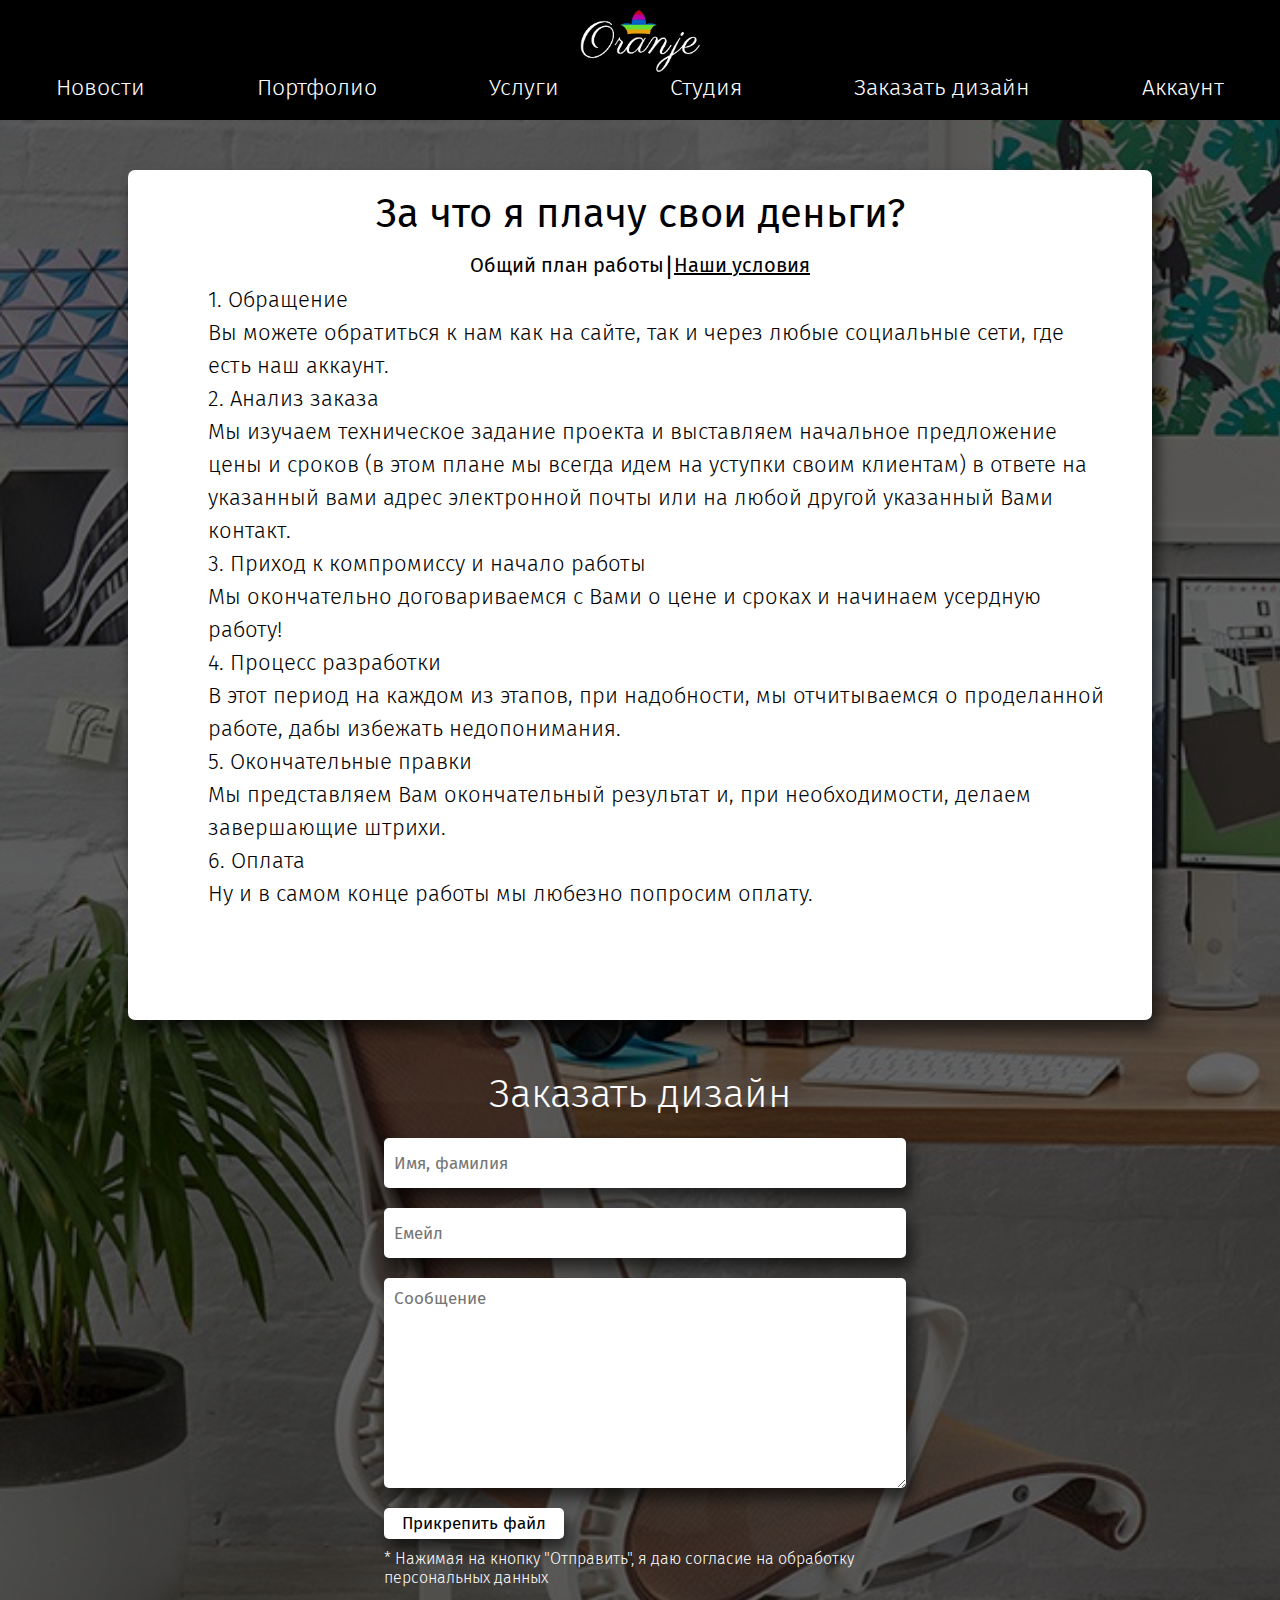
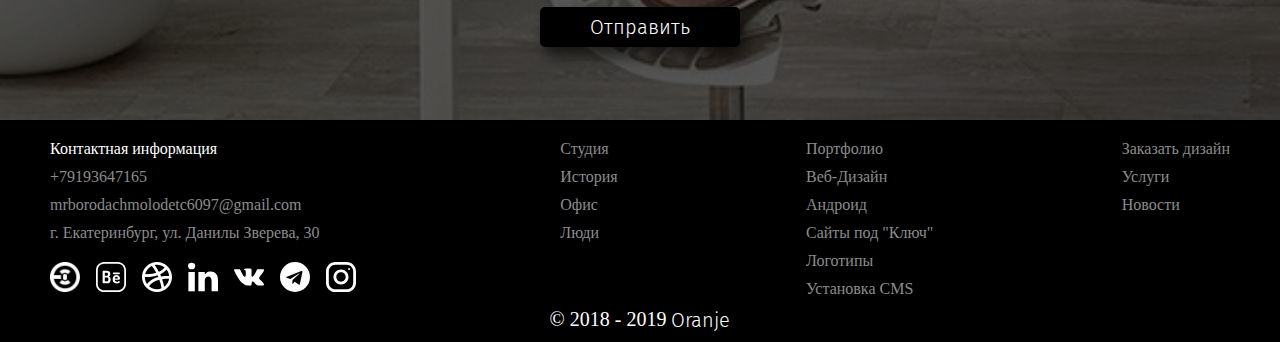
<file: order-design.html>
<!DOCTYPE html>
<html lang="ru">
<head>
    <meta charset="UTF-8">
    <meta name="viewport" content="width=device-width, initial-scale=1.0">
    <meta http-equiv="X-UA-Compatible" content="ie=edge">
    <title>Oranje</title>
    <link rel="stylesheet" href="style.css">
    <link rel="stylesheet" href="https://cdnjs.cloudflare.com/ajax/libs/animate.css/3.7.2/animate.min.css">
</head>
<body>
    <header>
        <div class="nav">
            <div class="nav__logo-wrap">
                <img class="nav__logo" src="img/menu/logoWhite.png" alt="">
            </div>
            <div class="menu-miny__wrap">
                <img src="img/menu/menu.svg" alt="" class="menu-miny">
            </div>
            <ul class="nav__item-wrap toggle-show">
                <li class="nav__item__wrap nav__item__wrap-1"><a href="news.html" class="nav__item nav__item-1" id='1'>Новости</a></li>
                <li class="nav__item__wrap nav__item__wrap-2"><a href="works.html" class="nav__item nav__item-2" id='2'>Портфолио</a>
                    <ul class="nav__submenu nav__submenu-2">
                        <li><a href="category.html" class="nav__submenu-item">Веб-дизайн</a></li>
                        <li><a href="category.html" class="nav__submenu-item">Андроид</a></li>
                        <li><a href="category.html" class="nav__submenu-item">Логотипы</a></li>
                        <li><a href="category.html" class="nav__submenu-item">Сайты под "ключ"</a></li>
                        <li><a href="category.html" class="nav__submenu-item">Установка CMS</a></li>
                    </ul>
                </li>
                <li class="nav__item__wrap nav__item__wrap-3"><a href="weDo.html" class="nav__item nav__item-3" id='3'>Услуги</a></li>
                <li class="nav__item__wrap nav__item__wrap-6"><a href="studio-people.html" class="nav__item nav__item-6" id='6'>Студия</a>
                    <ul class="nav__submenu nav__submenu-6">
                        <li><a href="studio-people.html" class="nav__submenu-item">Люди</a></li>
                        <li><a href="#" class="nav__submenu-item">Офис</a></li>
                        <li><a href="studio-history.html" class="nav__submenu-item">История</a></li>
                    </ul>
                </li>
                <li class="nav__item__wrap nav__item__wrap-6"><a href="order-design.html" class="nav__item nav__item-6" id='6'>Заказать дизайн</a>
                <li class="nav__item__wrap nav__item__wrap-7"><a href="#" class="nav__item nav__item-7" id='2'>Аккаунт</a>
            </ul>
        </div>
    </header>
    <div class="order-design">
        <img src="img/order-design/backgrounds-img/7.jpg" class="order-design__img">
        <div class="order-design__cover"></div>
        <div class="order-design__work-part">
            <div class="order-design__info">
                <p class="header question">За что я плачу свои деньги?</p>
                <div class="order-design__info-option-wrap">
                    <div class="order-design__info-option order-design__info-option-1">Общий план работы</div>
                    <p>|</p>
                    <div class="order-design__info-option order-design__info-option-2">Наши условия</div>
                </div>
                <div class="order-design__info-text-wrap">
                    <div class="order-design__info-text order-design__info-text-1">
                        <p>1.  Обращение</p>
                        <p>Вы можете обратиться к нам как на сайте, так и через любые социальные сети, где есть наш аккаунт.</p>
                        <p>2.  Анализ заказа</p>
                        <p>Мы изучаем техническое задание проекта и выставляем начальное предложение цены и сроков (в этом плане мы всегда идем на уступки своим клиентам) в ответе на указанный вами адрес электронной почты или на любой другой указанный Вами контакт.</p>
                        <p>3.  Приход к компромиссу и начало работы</p>
                        <p>Мы окончательно договариваемся с Вами о цене и сроках и начинаем усердную работу!</p>
                        <p>4.  Процесс разработки</p>
                        <p>В этот период на каждом из этапов, при надобности, мы отчитываемся о проделанной работе, дабы избежать недопонимания.</p>
                        <p>5.  Окончательные правки</p>
                        <p>Мы представляем Вам окончательный результат и, при необходимости, делаем завершающие штрихи.</p>
                        <p>6.  Оплата</p>
                        <p>Ну и в самом конце работы мы любезно попросим оплату.</p>
                    </div>
                    <div class="order-design__info-text order-design__info-text-2">
                        <p>1.  Никакой предоплаты</p>
                        <p>2.  Неограниченное число правок</p>
                        <p>3.  Дальнейшая поддержка в будущем</p>
                        <p>4.  Постоянно на связи</p>
                        <p>5.  Скидки при повторном обращении</p>
                    </div>
                </div>
            </div>
            <div class="order-design__form">
                <div class="order-design__form-header">Заказать дизайн</div>
                <form action="#" method="POST">
                    <input class="order-design__form-input" type="text" placeholder="Имя, фамилия">
                    <input class="order-design__form-input" type="text" placeholder="Емейл">
                    <textarea class="order-design__form-input" name="" placeholder="Сообщение" id="" cols="30" rows="10"></textarea>
                    <input class="order-design__form-file" type="file" name="file" id="file" placeholder="Емейл">
                    <label class="order-design__form-label" for="file">Прикрепить файл</label>
                    <p>* Нажимая на кнопку "Отправить", я даю согласие на обработку персональных данных</p>
                    <input class="order-design__form-button" type="submit" value="Отправить">
                </form>
            </div>
        </div>
    </div>
    <footer class="footer">
        <div class="top-footer">
            <div class="footer-contact">
                <div class="footer-contact___item footer-contact___item-header">Контактная информация</div>
                <div class="footer-contact___item">+79193647165</div>
                <div class="footer-contact___item">mrborodachmolodetc6097@gmail.com</div>
                <div class="footer-contact___item">г. Екатеринбург, ул. Данилы Зверева, 30</div>
                <div class="footer-rel">
                    <div class="footer-rel-h">
                        <a href="#"><img src="img/footer/FLHunt.png"></a>
                    </div>
                    <div class="footer-rel-h">
                        <a href="#"><img src="img/footer/behance.svg"></a>
                    </div>
                    <div class="footer-rel-h">
                        <a href="#"><img src="img/footer/dribbble.svg"></a>
                    </div>
                    <div class="footer-rel-h">
                        <a href="#"><img src="img/footer/linkedin.svg"></a>
                    </div>
                    <div class="footer-rel-h">
                        <a href="#"><img src="img/footer/vk.svg"></a>
                    </div>
                    <div class="footer-rel-h">
                        <a href="#"><img src="img/footer/telegram.svg"></a>
                    </div>
                    <div class="footer-rel-h">
                        <a href="#"><img src="img/footer/instagram.svg"></a>
                    </div>
                </div>
            </div>
            <div class="footer-studio">
                <a href="studio-history.html" class="footer__item">Студия</a>
                <a href="studio-history.html" class="footer__item">История</a>
                <a href="#" class="footer__item">Офис</a>
                <a href="studio-people.html" class="footer__item">Люди</a>
            </div>
            <div class="footer-else">
                <a href="works.html" class="footer__item">Портфолио</a>
                <a href="category.html" class="footer__item">Веб-Дизайн</a>
                <a href="category.html" class="footer__item">Андроид</a>
                <a href="category.html" class="footer__item">Сайты под "Ключ"</a>
                <a href="category.html" class="footer__item">Логотипы</a>
                <a href="category.html" class="footer__item">Установка CMS</a>
            </div>
            <div class="footer-price">
                <a href="order-design.html" class="footer__item">Заказать дизайн</a>
                <a href="weDo.html" class="footer__item">Услуги</a>
                <a href="news.html" class="footer__item">Новости</a>
            </div>
        </div>
        <div class="footer-copy">&copy; 2018 - 2019 <a href="index.html">Oranje</a></div>
    </footer>
    <script src="libs/jQuery.js"></script>
    <script src="js/menu.js"></script>
    <script src="js/main.js"></script>
</body>
</html>
</file>
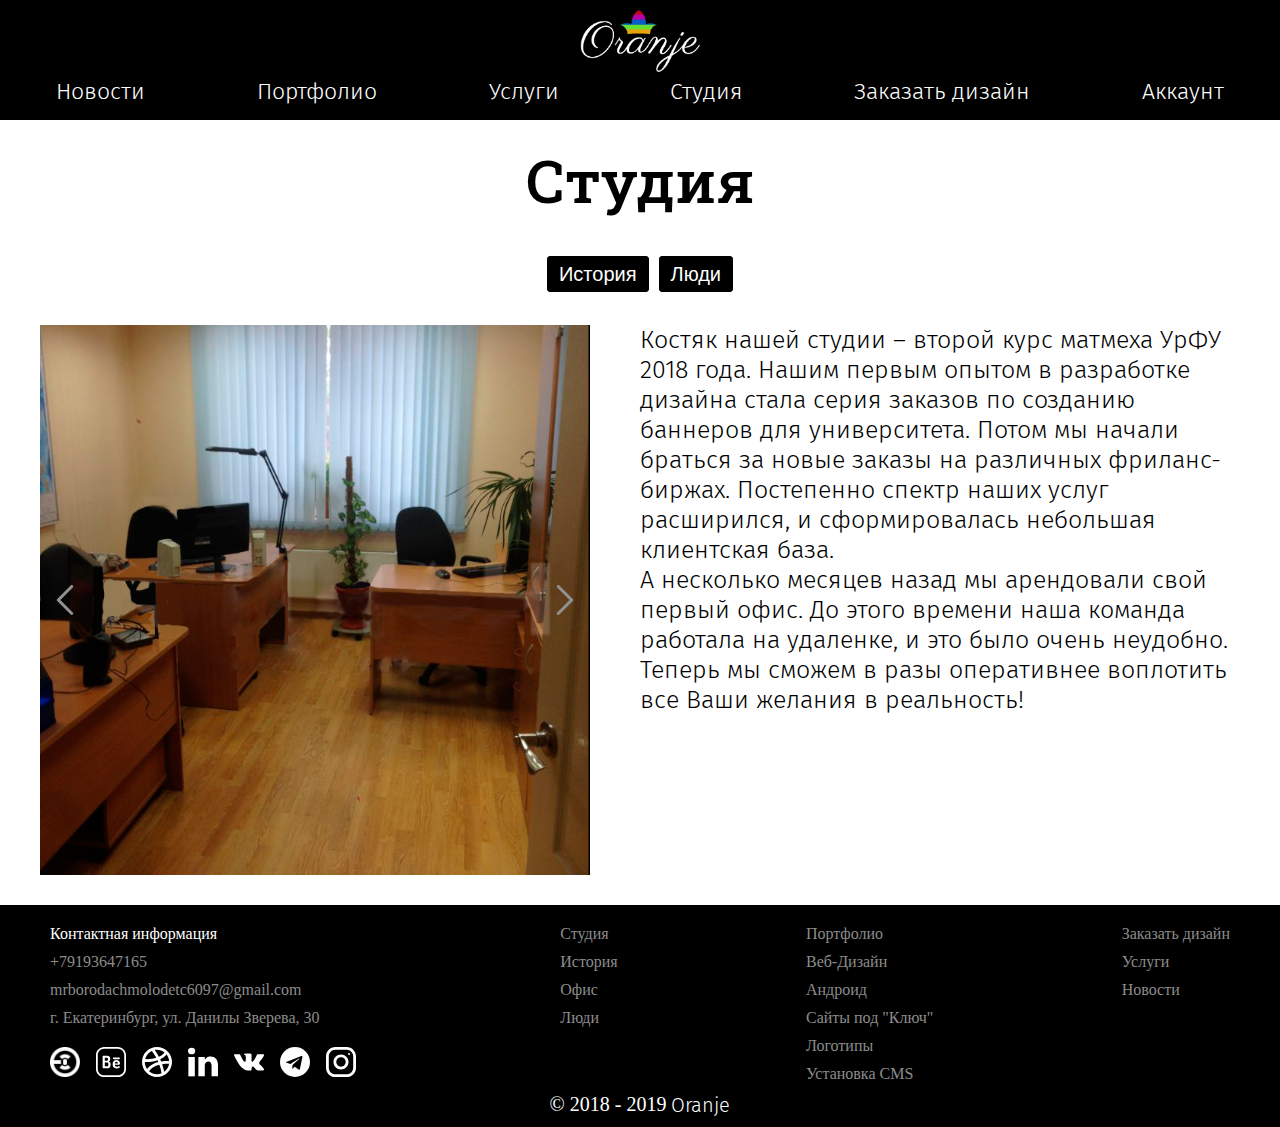
<file: studio-history.html>
<!DOCTYPE html>
<html lang="ru">
<head>
    <meta charset="UTF-8">
    <meta name="viewport" content="width=device-width, initial-scale=1.0">
    <meta http-equiv="X-UA-Compatible" content="ie=edge">
    <title>История</title>
    <link rel="stylesheet" href="style.css">
    <link rel="stylesheet" href="https://cdnjs.cloudflare.com/ajax/libs/animate.css/3.7.2/animate.min.css">
</head>
<body> 
    <button class="top-scroll">
        <img src="img/top-scroll.svg" alt="" class="top-scroll__arrow">
    </button>
    <header>
        <div class="nav">
            <div class="nav__logo-wrap">
                <a href="index.html"><img class="nav__logo" src="img/menu/logoWhite.png" alt=""></a>
            </div>
            <div class="menu-miny__wrap">
                <img src="img/menu/menu.svg" alt="" class="menu-miny">
            </div>
            <ul class="nav__item-wrap toggle-show">
                <li class="nav__item__wrap nav__item__wrap-1"><a href="news.html" class="nav__item nav__item-1" id='1'>Новости</a></li>
                <li class="nav__item__wrap nav__item__wrap-2"><a href="works.html" class="nav__item nav__item-2" id='2'>Портфолио</a>
                    <ul class="nav__submenu nav__submenu-2">
                        <li><a href="category.html" class="nav__submenu-item">Веб-дизайн</a></li>
                        <li><a href="category.html" class="nav__submenu-item">Андроид</a></li>
                        <li><a href="category.html" class="nav__submenu-item">Логотипы</a></li>
                        <li><a href="category.html" class="nav__submenu-item">Сайты под "ключ"</a></li>
                        <li><a href="category.html" class="nav__submenu-item">Установка CMS</a></li>
                    </ul>
                </li>
                <li class="nav__item__wrap nav__item__wrap-3"><a href="weDo.html" class="nav__item nav__item-3" id='3'>Услуги</a></li>
                <li class="nav__item__wrap nav__item__wrap-6"><a href="studio-people.html" class="nav__item nav__item-6" id='6'>Студия</a>
                    <ul class="nav__submenu nav__submenu-6">
                        <li><a href="studio-people.html" class="nav__submenu-item">Люди</a></li>
                        <li><a href="#" class="nav__submenu-item">Офис</a></li>
                        <li><a href="studio-history.html" class="nav__submenu-item">История</a></li>
                    </ul>
                </li>
                <li class="nav__item__wrap nav__item__wrap-6"><a href="order-design.html" class="nav__item nav__item-6" id='6'>Заказать дизайн</a>
                <li class="nav__item__wrap nav__item__wrap-7"><a href="#" class="nav__item nav__item-7" id='2'>Аккаунт</a>
            </ul>
        </div>
    </header>
    <div class="studio-people-main">
        <div class="header">Студия</div>
        <nav class="studio-tabs">
            <a href="studio-history.html">История</a>
            <a href="studio-people.html">Люди</a>
        </nav>
        <div class="studio-people">
            <div class="describtion__image-wrap people-describtion__image-wrap">
                <div class="describtion__image-slider people-describtion__image-slider">
                    <img src="img/weDo/next.svg" alt="" class="slide slideLeft">
                    <img src="img/weDo/next.svg" alt="" class="slide slideRight">
                    <img src="img/studio/1.png" alt="" id="slide-1" class="people-describtion__image describtion__image describtion__image-1">
                    <img src="img/studio/2.png" alt="" class="people-describtion__image describtion__image describtion__image-2">
                </div>
            </div>
            <div class="studio-people__text">
                <p>Костяк нашей студии – второй курс матмеха УрФУ 2018 года. Нашим первым опытом в разработке дизайна стала серия заказов по созданию баннеров для университета. Потом мы начали браться за новые заказы на различных фриланс-биржах. Постепенно спектр наших услуг расширился, и сформировалась небольшая клиентская база.</p>
                <p>А несколько месяцев назад мы арендовали свой первый офис. До этого времени наша команда работала на удаленке, и это было очень неудобно. Теперь мы сможем в разы оперативнее воплотить все Ваши желания в реальность!</p>
            </div>
        </div>
    </div>
    <footer class="footer">
        <div class="top-footer">
            <div class="footer-contact">
                <div class="footer-contact___item footer-contact___item-header">Контактная информация</div>
                <div class="footer-contact___item">+79193647165</div>
                <div class="footer-contact___item">mrborodachmolodetc6097@gmail.com</div>
                <div class="footer-contact___item">г. Екатеринбург, ул. Данилы Зверева, 30</div>
                <div class="footer-rel">
                    <div class="footer-rel-h">
                        <a href="#"><img src="img/footer/FLHunt.png"></a>
                    </div>
                    <div class="footer-rel-h">
                        <a href="#"><img src="img/footer/behance.svg"></a>
                    </div>
                    <div class="footer-rel-h">
                        <a href="#"><img src="img/footer/dribbble.svg"></a>
                    </div>
                    <div class="footer-rel-h">
                        <a href="#"><img src="img/footer/linkedin.svg"></a>
                    </div>
                    <div class="footer-rel-h">
                        <a href="#"><img src="img/footer/vk.svg"></a>
                    </div>
                    <div class="footer-rel-h">
                        <a href="#"><img src="img/footer/telegram.svg"></a>
                    </div>
                    <div class="footer-rel-h">
                        <a href="#"><img src="img/footer/instagram.svg"></a>
                    </div>
                </div>
            </div>
            <div class="footer-studio">
                <a href="studio-history.html" class="footer__item">Студия</a>
                <a href="studio-history.html" class="footer__item">История</a>
                <a href="#" class="footer__item">Офис</a>
                <a href="studio-people.html" class="footer__item">Люди</a>
            </div>
            <div class="footer-else">
                <a href="works.html" class="footer__item">Портфолио</a>
                <a href="category.html" class="footer__item">Веб-Дизайн</a>
                <a href="category.html" class="footer__item">Андроид</a>
                <a href="category.html" class="footer__item">Сайты под "Ключ"</a>
                <a href="category.html" class="footer__item">Логотипы</a>
                <a href="category.html" class="footer__item">Установка CMS</a>
            </div>
            <div class="footer-price">
                <a href="order-design.html" class="footer__item">Заказать дизайн</a>
                <a href="weDo.html" class="footer__item">Услуги</a>
                <a href="news.html" class="footer__item">Новости</a>
            </div>
        </div>
        <div class="footer-copy">&copy; 2018 - 2019 <a href="index.html">Oranje</a></div>
    </footer>
    <script src="libs/jQuery.js"></script>
    <script src="js/menu.js"></script>
    <script src="js/main.js"></script>
</body>
</html>
</file>
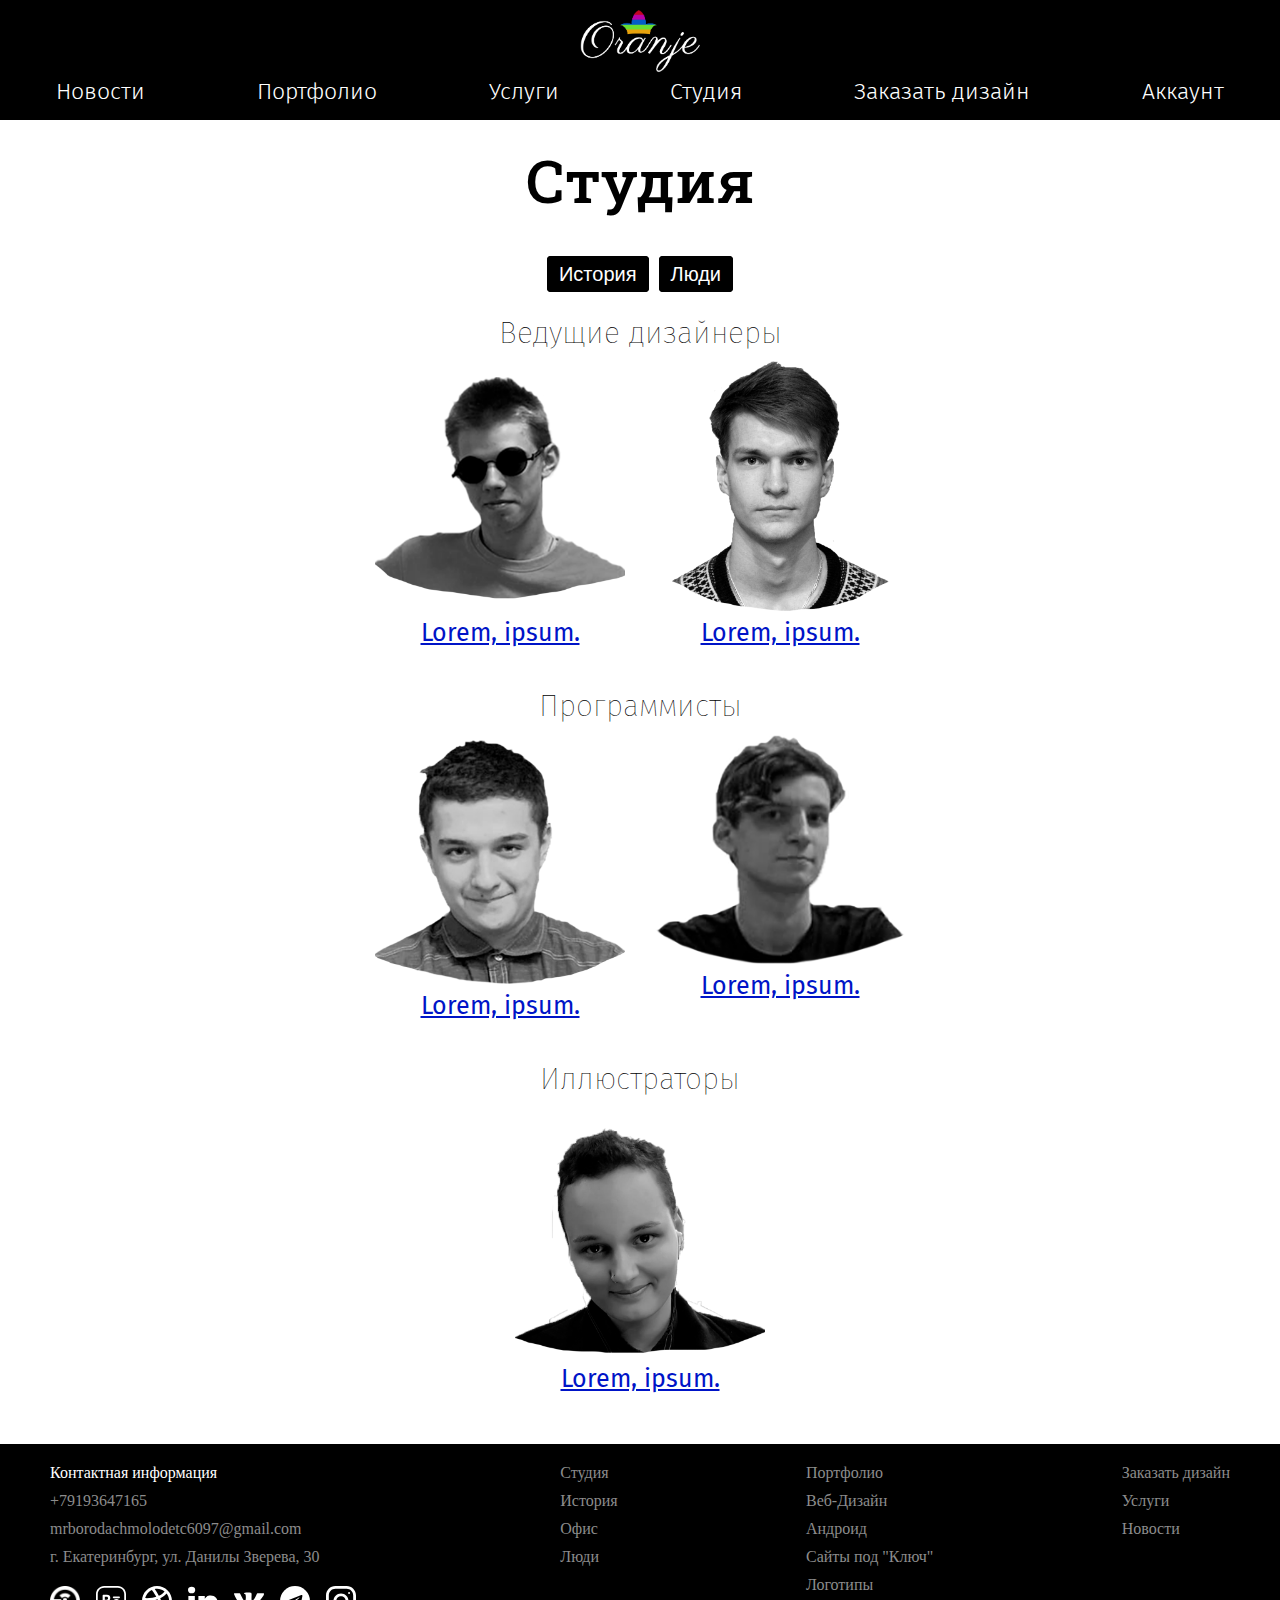
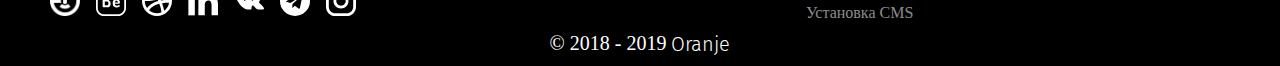
<file: studio-people.html>
<!DOCTYPE html>
<html lang="ru">
<head>
    <meta charset="UTF-8">
    <meta name="viewport" content="width=device-width, initial-scale=1.0">
    <meta http-equiv="X-UA-Compatible" content="ie=edge">
    <title>Люди</title>
    <link rel="stylesheet" href="style.css">
    <link rel="stylesheet" href="https://cdnjs.cloudflare.com/ajax/libs/animate.css/3.7.2/animate.min.css">
</head>
<body>
    <button class="top-scroll">
        <img src="img/top-scroll.svg" alt="" class="top-scroll__arrow">
    </button>
    <header>
        <div class="nav">
            <div class="nav__logo-wrap">
                <a href="index.html"><img class="nav__logo" src="img/menu/logoWhite.png" alt=""></a>
            </div>
            <div class="menu-miny__wrap">
                <img src="img/menu/menu.svg" alt="" class="menu-miny">
            </div>
            <ul class="nav__item-wrap toggle-show">
                <li class="nav__item__wrap nav__item__wrap-1"><a href="news.html" class="nav__item nav__item-1" id='1'>Новости</a></li>
                <li class="nav__item__wrap nav__item__wrap-2"><a href="works.html" class="nav__item nav__item-2" id='2'>Портфолио</a>
                    <ul class="nav__submenu nav__submenu-2">
                        <li><a href="category.html" class="nav__submenu-item">Веб-дизайн</a></li>
                        <li><a href="category.html" class="nav__submenu-item">Андроид</a></li>
                        <li><a href="category.html" class="nav__submenu-item">Логотипы</a></li>
                        <li><a href="category.html" class="nav__submenu-item">Сайты под "ключ"</a></li>
                        <li><a href="category.html" class="nav__submenu-item">Установка CMS</a></li>
                    </ul>
                </li>
                <li class="nav__item__wrap nav__item__wrap-3"><a href="weDo.html" class="nav__item nav__item-3" id='3'>Услуги</a></li>
                <li class="nav__item__wrap nav__item__wrap-6"><a href="studio-people.html" class="nav__item nav__item-6" id='6'>Студия</a>
                    <ul class="nav__submenu nav__submenu-6">
                        <li><a href="studio-people.html" class="nav__submenu-item">Люди</a></li>
                        <li><a href="#" class="nav__submenu-item">Офис</a></li>
                        <li><a href="studio-history.html" class="nav__submenu-item">История</a></li>
                    </ul>
                </li>
                <li class="nav__item__wrap nav__item__wrap-6"><a href="order-design.html" class="nav__item nav__item-6" id='6'>Заказать дизайн</a>
                <li class="nav__item__wrap nav__item__wrap-7"><a href="#" class="nav__item nav__item-7" id='2'>Аккаунт</a>
            </ul>
        </div>
    </header>
    <div class="studio-people-main">
        <div class="header">Студия</div>
        <nav class="studio-tabs">
            <a href="studio-history.html">История</a>
            <a href="studio-people.html">Люди</a>
        </nav>
        <h1>Ведущие дизайнеры</h1>
        <div class="workers">
            <a href="#"><div class="ram"><img src="img/people/koryakov/mini.png" alt="">Lorem, ipsum.</div></a>
            <a href="#"><div class="ram"><img src="img/people/larionov/mini.png" alt="">Lorem, ipsum.</div></a>
        </div>
        <h1>Программисты</h1>
        <div class="workers">
            <a href="#"><div class="ram"><img src="img/people/krivihin/mini.png" alt="">Lorem, ipsum.</div></a>
            <a href="#"><div class="ram"><img src="img/people/lakomkin/mini.png" alt="">Lorem, ipsum.</div></a>
        </div>
        <h1>Иллюстраторы</h1>
        <div class="workers">
           <a href="#"><div class="ram"><img src="img/people/ivanova/mini.png" alt="">Lorem, ipsum.</div></a>
        </div>
    </div>
    <footer class="footer">
        <div class="top-footer">
            <div class="footer-contact">
                <div class="footer-contact___item footer-contact___item-header">Контактная информация</div>
                <div class="footer-contact___item">+79193647165</div>
                <div class="footer-contact___item">mrborodachmolodetc6097@gmail.com</div>
                <div class="footer-contact___item">г. Екатеринбург, ул. Данилы Зверева, 30</div>
                <div class="footer-rel">
                    <div class="footer-rel-h">
                        <a href="#"><img src="img/footer/FLHunt.png"></a>
                    </div>
                    <div class="footer-rel-h">
                        <a href="#"><img src="img/footer/behance.svg"></a>
                    </div>
                    <div class="footer-rel-h">
                        <a href="#"><img src="img/footer/dribbble.svg"></a>
                    </div>
                    <div class="footer-rel-h">
                        <a href="#"><img src="img/footer/linkedin.svg"></a>
                    </div>
                    <div class="footer-rel-h">
                        <a href="#"><img src="img/footer/vk.svg"></a>
                    </div>
                    <div class="footer-rel-h">
                        <a href="#"><img src="img/footer/telegram.svg"></a>
                    </div>
                    <div class="footer-rel-h">
                        <a href="#"><img src="img/footer/instagram.svg"></a>
                    </div>
                </div>
            </div>
            <div class="footer-studio">
                <a href="studio-history.html" class="footer__item">Студия</a>
                <a href="studio-history.html" class="footer__item">История</a>
                <a href="#" class="footer__item">Офис</a>
                <a href="studio-people.html" class="footer__item">Люди</a>
            </div>
            <div class="footer-else">
                <a href="works.html" class="footer__item">Портфолио</a>
                <a href="category.html" class="footer__item">Веб-Дизайн</a>
                <a href="category.html" class="footer__item">Андроид</a>
                <a href="category.html" class="footer__item">Сайты под "Ключ"</a>
                <a href="category.html" class="footer__item">Логотипы</a>
                <a href="category.html" class="footer__item">Установка CMS</a>
            </div>
            <div class="footer-price">
                <a href="order-design.html" class="footer__item">Заказать дизайн</a>
                <a href="weDo.html" class="footer__item">Услуги</a>
                <a href="news.html" class="footer__item">Новости</a>
            </div>
        </div>
        <div class="footer-copy">&copy; 2018 - 2019 <a href="index.html">Oranje</a></div>
    </footer>
    <script src="libs/jQuery.js"></script>
    <script src="js/menu.js"></script>
    <script src="js/main.js"></script>
</body>
</html>
</file>
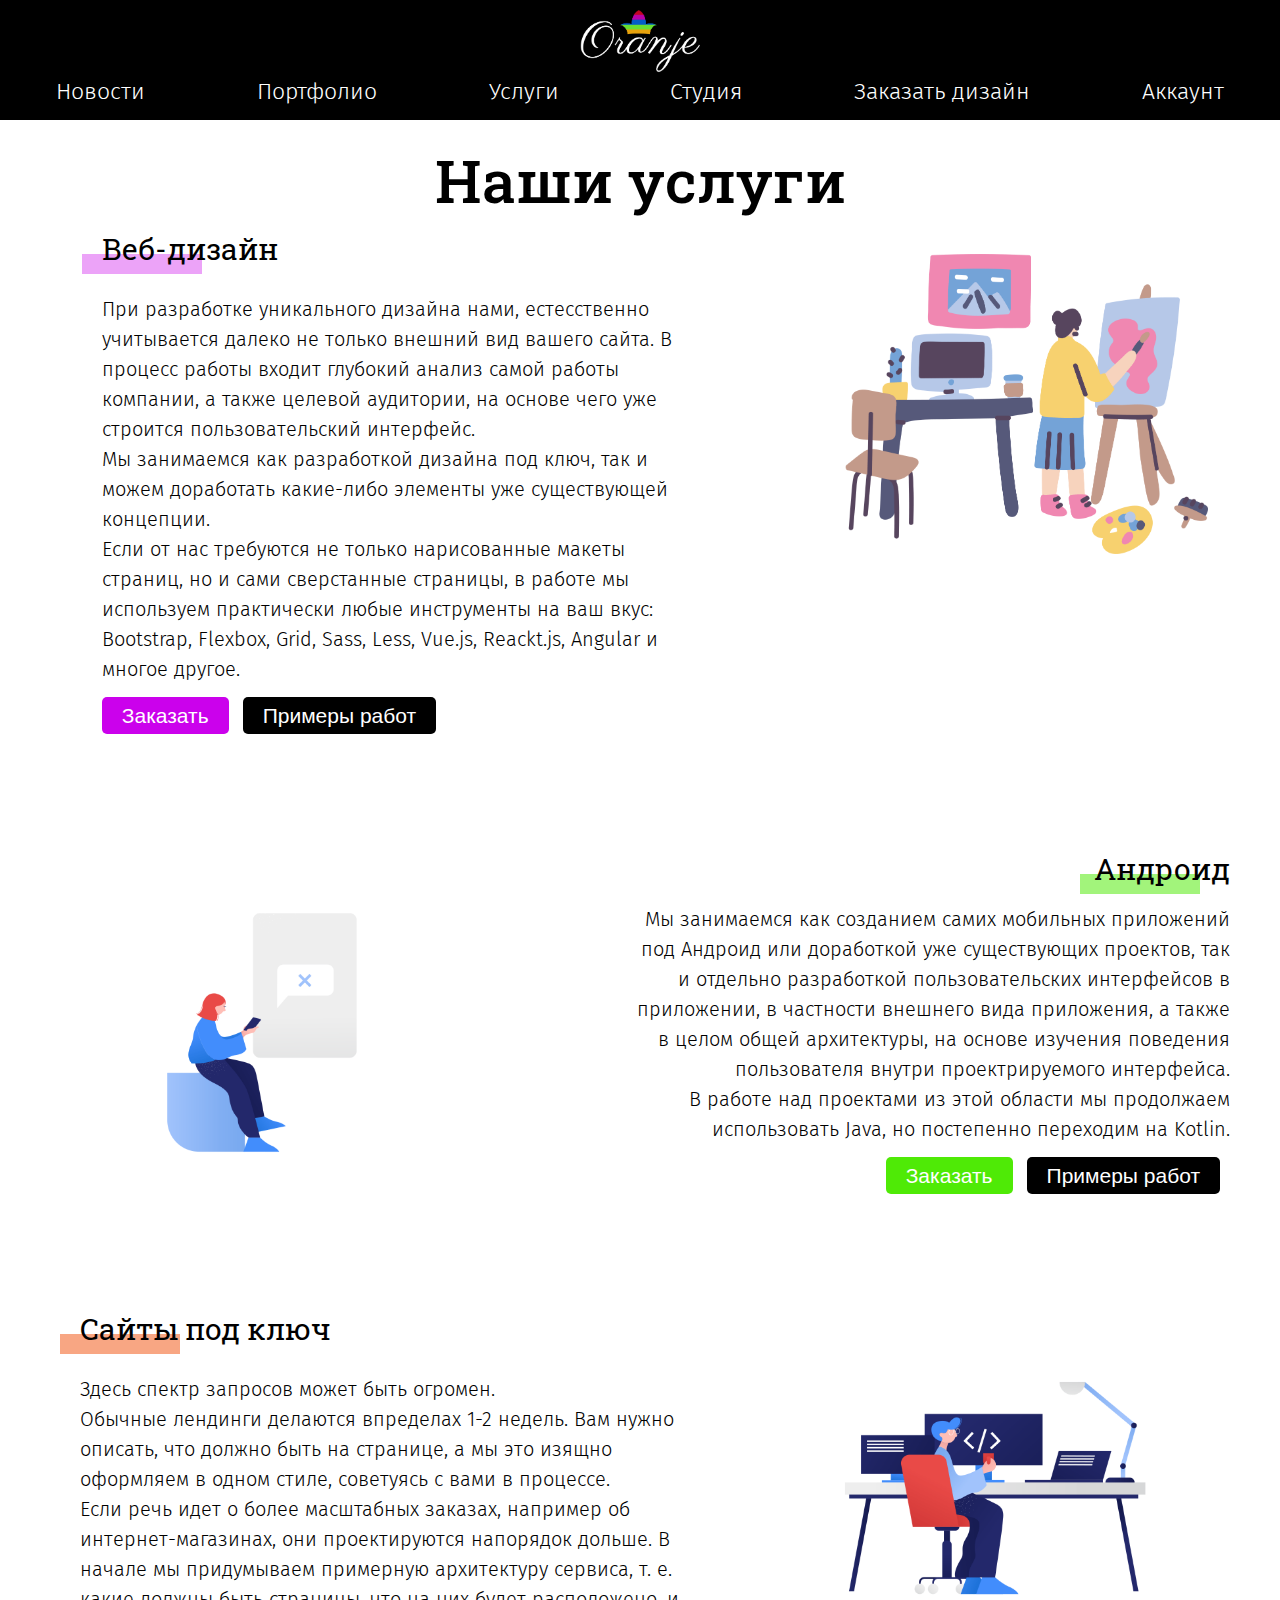
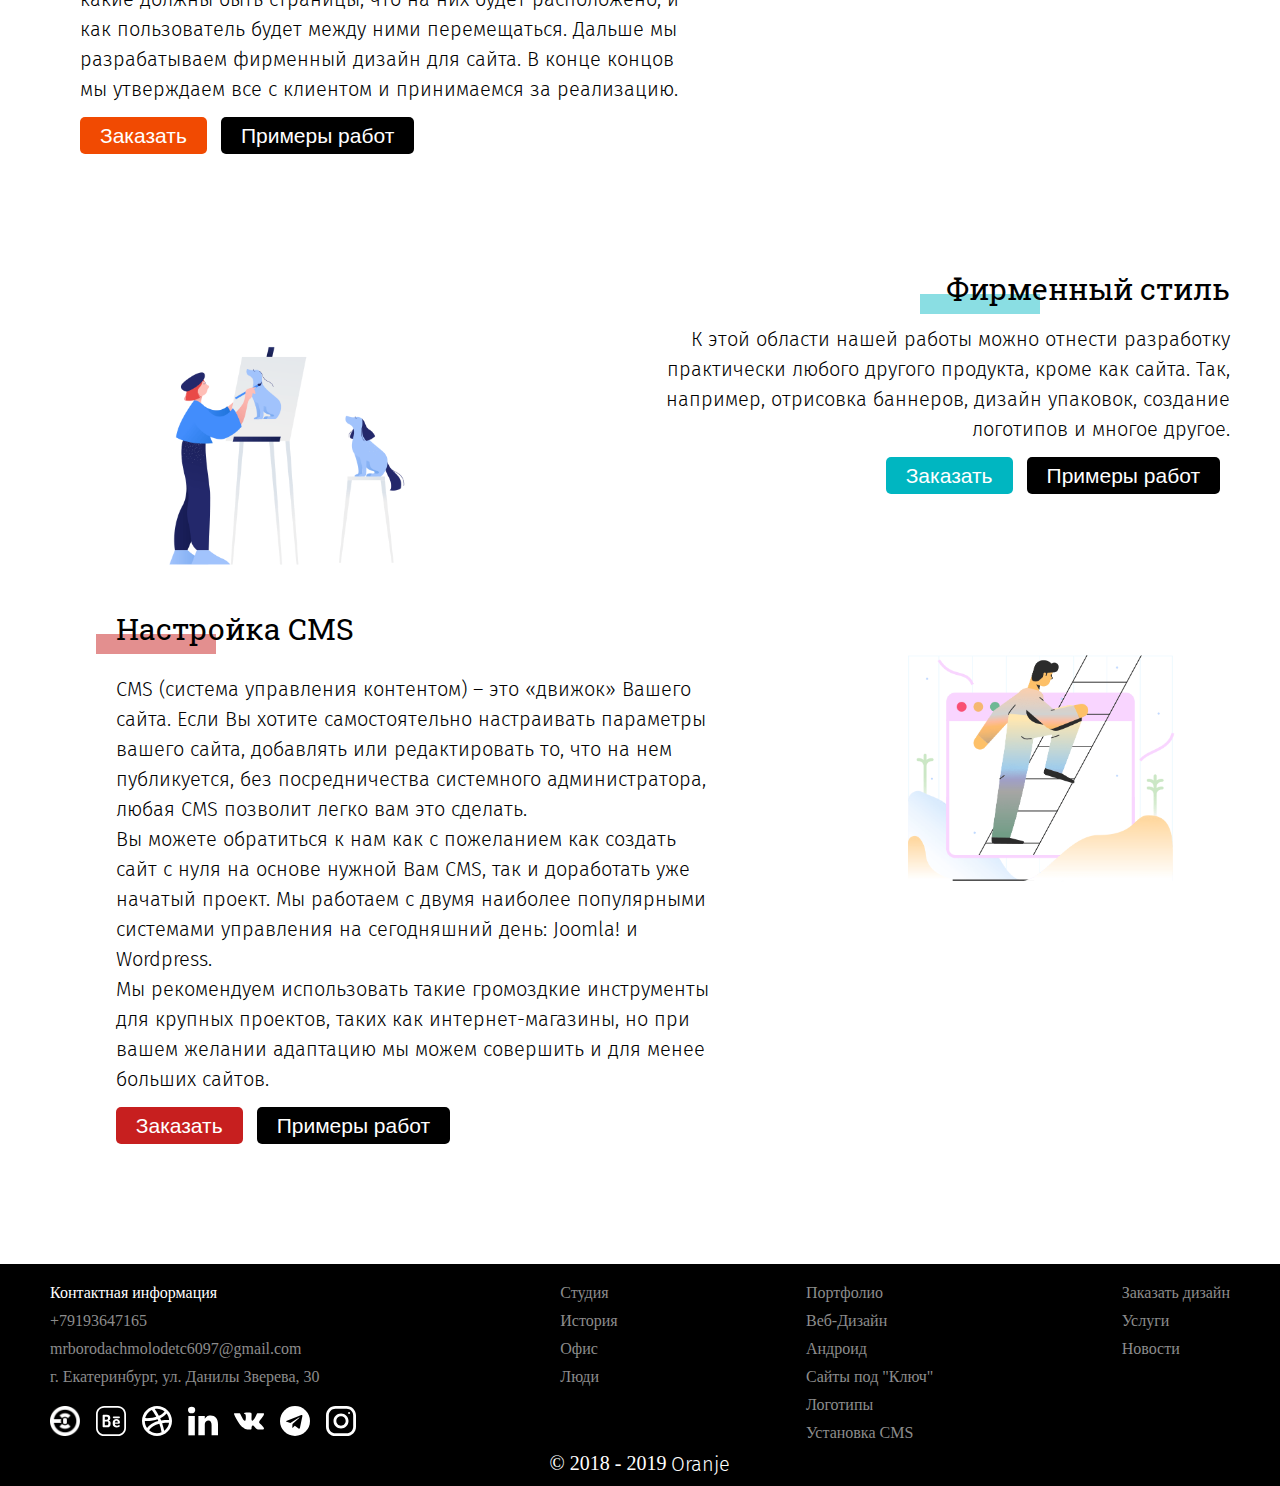
<file: weDo.html>
<!DOCTYPE html>
<html lang="ru">
<head>
    <meta charset="UTF-8">
    <meta name="viewport" content="width=device-width, initial-scale=1.0">
    <meta http-equiv="X-UA-Compatible" content="ie=edge">
    <title>Наши услуги</title>
    <link rel="stylesheet" href="style.css">
    <link rel="stylesheet" href="https://cdnjs.cloudflare.com/ajax/libs/animate.css/3.7.2/animate.min.css">
</head>
<body>
    <div class="black-screen"></div>
    <form action="" class="form-order">
        <img src="img/close.svg" alt="" class="form-order___close">
        <p class="form-order__header">Заказать дизайн</p>
        <input type="text" class="form-order__item form-order__item-1" placeholder="Имя">
        <input type="text" class="form-order__item form-order__item-2" placeholder="Фамилия">
        <input type="text" class="form-order__item form-order__item-3" placeholder="Емейл">
        <textarea type="text" class="form-order__item form-order__item-4" placeholder="Опишите свой заказ в паре слов"></textarea>
        <p class="form-order__text">* после подачи завки мы свяжемся с вами в течение одного рабочего дня</p>
        <input type="submit" class="form-order__submit" value="Отправить">
    </form>
    <button class="top-scroll">
        <img src="img/top-scroll.svg" alt="" class="top-scroll__arrow">
    </button>
    <header>
        <div class="nav">
            <div class="nav__logo-wrap">
                <a href="index.html"><img class="nav__logo" src="img/menu/logoWhite.png" alt=""></a>
            </div>
            <div class="menu-miny__wrap">
                <img src="img/menu/menu.svg" alt="" class="menu-miny">
            </div>
            <ul class="nav__item-wrap toggle-show">
                <li class="nav__item__wrap nav__item__wrap-1"><a href="news.html" class="nav__item nav__item-1" id='1'>Новости</a></li>
                <li class="nav__item__wrap nav__item__wrap-2"><a href="works.html" class="nav__item nav__item-2" id='2'>Портфолио</a>
                    <ul class="nav__submenu nav__submenu-2">
                        <li><a href="category.html" class="nav__submenu-item">Веб-дизайн</a></li>
                        <li><a href="category.html" class="nav__submenu-item">Андроид</a></li>
                        <li><a href="category.html" class="nav__submenu-item">Логотипы</a></li>
                        <li><a href="category.html" class="nav__submenu-item">Сайты под "ключ"</a></li>
                        <li><a href="category.html" class="nav__submenu-item">Установка CMS</a></li>
                    </ul>
                </li>
                <li class="nav__item__wrap nav__item__wrap-3"><a href="weDo.html" class="nav__item nav__item-3" id='3'>Услуги</a></li>
                <li class="nav__item__wrap nav__item__wrap-6"><a href="studio-people.html" class="nav__item nav__item-6" id='6'>Студия</a>
                    <ul class="nav__submenu nav__submenu-6">
                        <li><a href="studio-people.html" class="nav__submenu-item">Люди</a></li>
                        <li><a href="#" class="nav__submenu-item">Офис</a></li>
                        <li><a href="studio-history.html" class="nav__submenu-item">История</a></li>
                    </ul>
                </li>
                <li class="nav__item__wrap nav__item__wrap-6"><a href="order-design.html" class="nav__item nav__item-6" id='6'>Заказать дизайн</a>
                <li class="nav__item__wrap nav__item__wrap-7"><a href="#" class="nav__item nav__item-7" id='2'>Аккаунт</a>
            </ul>
        </div>
    </header>
    <div class="header">Наши услуги</div>
    <div class="conditional">
        <div class="conditional-post" id="web_design">
            <div class="post-text">
                <h1>
                    Веб-дизайн
                    <div class="rec rec-1 pink"></div>
                </h1>
                <p>При разработке уникального дизайна нами, естесственно учитывается далеко не только внешний вид вашего сайта. В процесс работы входит глубокий анализ самой работы компании, а также целевой аудитории, на основе чего уже строится пользовательский интерфейс.</p>
                <p>Мы занимаемся как разработкой дизайна под ключ, так и можем доработать какие-либо элементы уже существующей концепции.</p>
                <p>Если от нас требуются не только нарисованные макеты страниц, но и сами сверстанные страницы, в работе мы используем практически любые инструменты на ваш вкус: Bootstrap, Flexbox, Grid, Sass, Less, Vue.js, Reackt.js, Angular и многое другое.</p>
                <div class="weDo-page__links">
                    <a href="#" class="black-a black__pink-a">Заказать</a>
                    <a href="#" class="pink-a bright-a">Примеры работ</a>
                </div>
            </div>
            <img src="img/weDo-page/web-design.png" alt="">
        </div>
        <div class="conditional-post conditional-right" id="android">
            <img src="img/weDo-page/andriod.png">
            <div class="post-text">
                <h1>
                    Андроид
                    <div class="rec rec-2 green"></div>
                </h1>
                <p>Мы занимаемся как созданием самих мобильных приложений под Андроид или доработкой уже существующих проектов, так и отдельно разработкой пользовательских интерфейсов в приложении, в частности внешнего вида приложения, а также в целом общей архитектуры, на основе изучения поведения пользователя внутри проектрируемого интерфейса.</p>
                <p>В работе над проектами из этой области мы продолжаем использовать Java, но постепенно переходим на Kotlin.</p>
                <div class="weDo-page__links">
                    <a href="#" class="black-a black__green-a">Заказать</a>
                    <a href="#" class="green-a bright-a">Примеры работ</a>
                </div>
            </div>
            
        </div>
        <div class="conditional-post" id="sites_for_key">
            <div class="post-text">
                <h1>
                    Сайты под ключ
                    <div class="rec rec-3 orange"></div>
                </h1>
                <p>Здесь спектр запросов может быть огромен.</p>
                <p>Обычные лендинги делаются впределах 1-2 недель. Вам нужно описать, что должно быть на странице, а мы это изящно оформляем в одном стиле, советуясь с вами в процессе.</p>
                <p>Если речь идет о более масштабных заказах, например об интернет-магазинах, они проектируются напорядок дольше. В начале мы придумываем примерную архитектуру сервиса, т. е. какие должны быть страницы, что на них будет расположено, и как пользователь будет между ними перемещаться. Дальше мы разрабатываем фирменный дизайн для сайта. В конце концов мы утверждаем все с клиентом и принимаемся за реализацию.</p>
                <div class="weDo-page__links">
                    <a href="#" class="black-a black__orange-a">Заказать</a>
                    <a href="#" class="orange-a bright-a">Примеры работ</a>
                </div>
            </div>
            <img src="img/weDo-page/fullSites.png" alt="">
        </div>
        <div class="conditional-post conditional-right" id="style">
            <img src="img/weDo-page/logo.png" alt="">
            <div class="post-text">
                <h1>
                    Фирменный стиль
                    <div class="rec rec-4 blue"></div>
                </h1>
                <p>К этой области нашей работы можно отнести разработку практически любого другого продукта, кроме как сайта. Так, например, отрисовка баннеров, дизайн упаковок, создание логотипов и многое другое.</p>
                <div class="weDo-page__links">
                    <a href="#" class="black-a black__blue-a">Заказать</a>
                    <a href="#" class="blue-a bright-a">Примеры работ</a>
                </div>
            </div>
            
        </div>
        <div class="conditional-post" id="cms">
            <div class="post-text">
                <h1>
                    Настройка CMS
                    <div class="rec rec-5 red"></div>
                </h1>
                <p>CMS (система управления контентом) – это «движок» Вашего сайта. Если Вы хотите самостоятельно настраивать параметры вашего сайта, добавлять или редактировать то, что на нем публикуется, без посредничества системного администратора, любая CMS позволит легко вам это сделать.</p>
                <p>Вы можете обратиться к нам как с пожеланием как создать сайт с нуля на основе нужной Вам CMS, так и доработать уже начатый проект. Мы работаем с двумя наиболее популярными системами управления на сегодняшний день: Joomla! и Wordpress.</p>
                <p>Мы рекомендуем использовать такие громоздкие инструменты для крупных проектов, таких как интернет-магазины, но при вашем желании адаптацию мы можем совершить и для менее больших сайтов.</p>
                <div class="weDo-page__links">
                    <a href="#" class="black-a black__red-a">Заказать</a>
                    <a href="#" class="red-a bright-a">Примеры работ</a>
                </div>
            </div>
            <img src="img/weDo-page/cms.png" alt="">
        </div>
    </div>
    <footer class="footer">
        <div class="top-footer">
            <div class="footer-contact">
                <div class="footer-contact___item footer-contact___item-header">Контактная информация</div>
                <div class="footer-contact___item">+79193647165</div>
                <div class="footer-contact___item">mrborodachmolodetc6097@gmail.com</div>
                <div class="footer-contact___item">г. Екатеринбург, ул. Данилы Зверева, 30</div>
                <div class="footer-rel">
                    <div class="footer-rel-h">
                        <a href="#"><img src="img/footer/FLHunt.png"></a>
                    </div>
                    <div class="footer-rel-h">
                        <a href="#"><img src="img/footer/behance.svg"></a>
                    </div>
                    <div class="footer-rel-h">
                        <a href="#"><img src="img/footer/dribbble.svg"></a>
                    </div>
                    <div class="footer-rel-h">
                        <a href="#"><img src="img/footer/linkedin.svg"></a>
                    </div>
                    <div class="footer-rel-h">
                        <a href="#"><img src="img/footer/vk.svg"></a>
                    </div>
                    <div class="footer-rel-h">
                        <a href="#"><img src="img/footer/telegram.svg"></a>
                    </div>
                    <div class="footer-rel-h">
                        <a href="#"><img src="img/footer/instagram.svg"></a>
                    </div>
                </div>
            </div>
            <div class="footer-studio">
                <a href="studio-history.html" class="footer__item">Студия</a>
                <a href="studio-history.html" class="footer__item">История</a>
                <a href="#" class="footer__item">Офис</a>
                <a href="studio-people.html" class="footer__item">Люди</a>
            </div>
            <div class="footer-else">
                <a href="works.html" class="footer__item">Портфолио</a>
                <a href="category.html" class="footer__item">Веб-Дизайн</a>
                <a href="category.html" class="footer__item">Андроид</a>
                <a href="category.html" class="footer__item">Сайты под "Ключ"</a>
                <a href="category.html" class="footer__item">Логотипы</a>
                <a href="category.html" class="footer__item">Установка CMS</a>
            </div>
            <div class="footer-price">
                <a href="order-design.html" class="footer__item">Заказать дизайн</a>
                <a href="weDo.html" class="footer__item">Услуги</a>
                <a href="news.html" class="footer__item">Новости</a>
            </div>
        </div>
        <div class="footer-copy">&copy; 2018 - 2019 <a href="index.html">Oranje</a></div>
    </footer>
<script src="libs/jQuery.js"></script>
<script src="js/menu.js"></script>
<script src="js/main.js"></script>
</body>
</html>
</file>
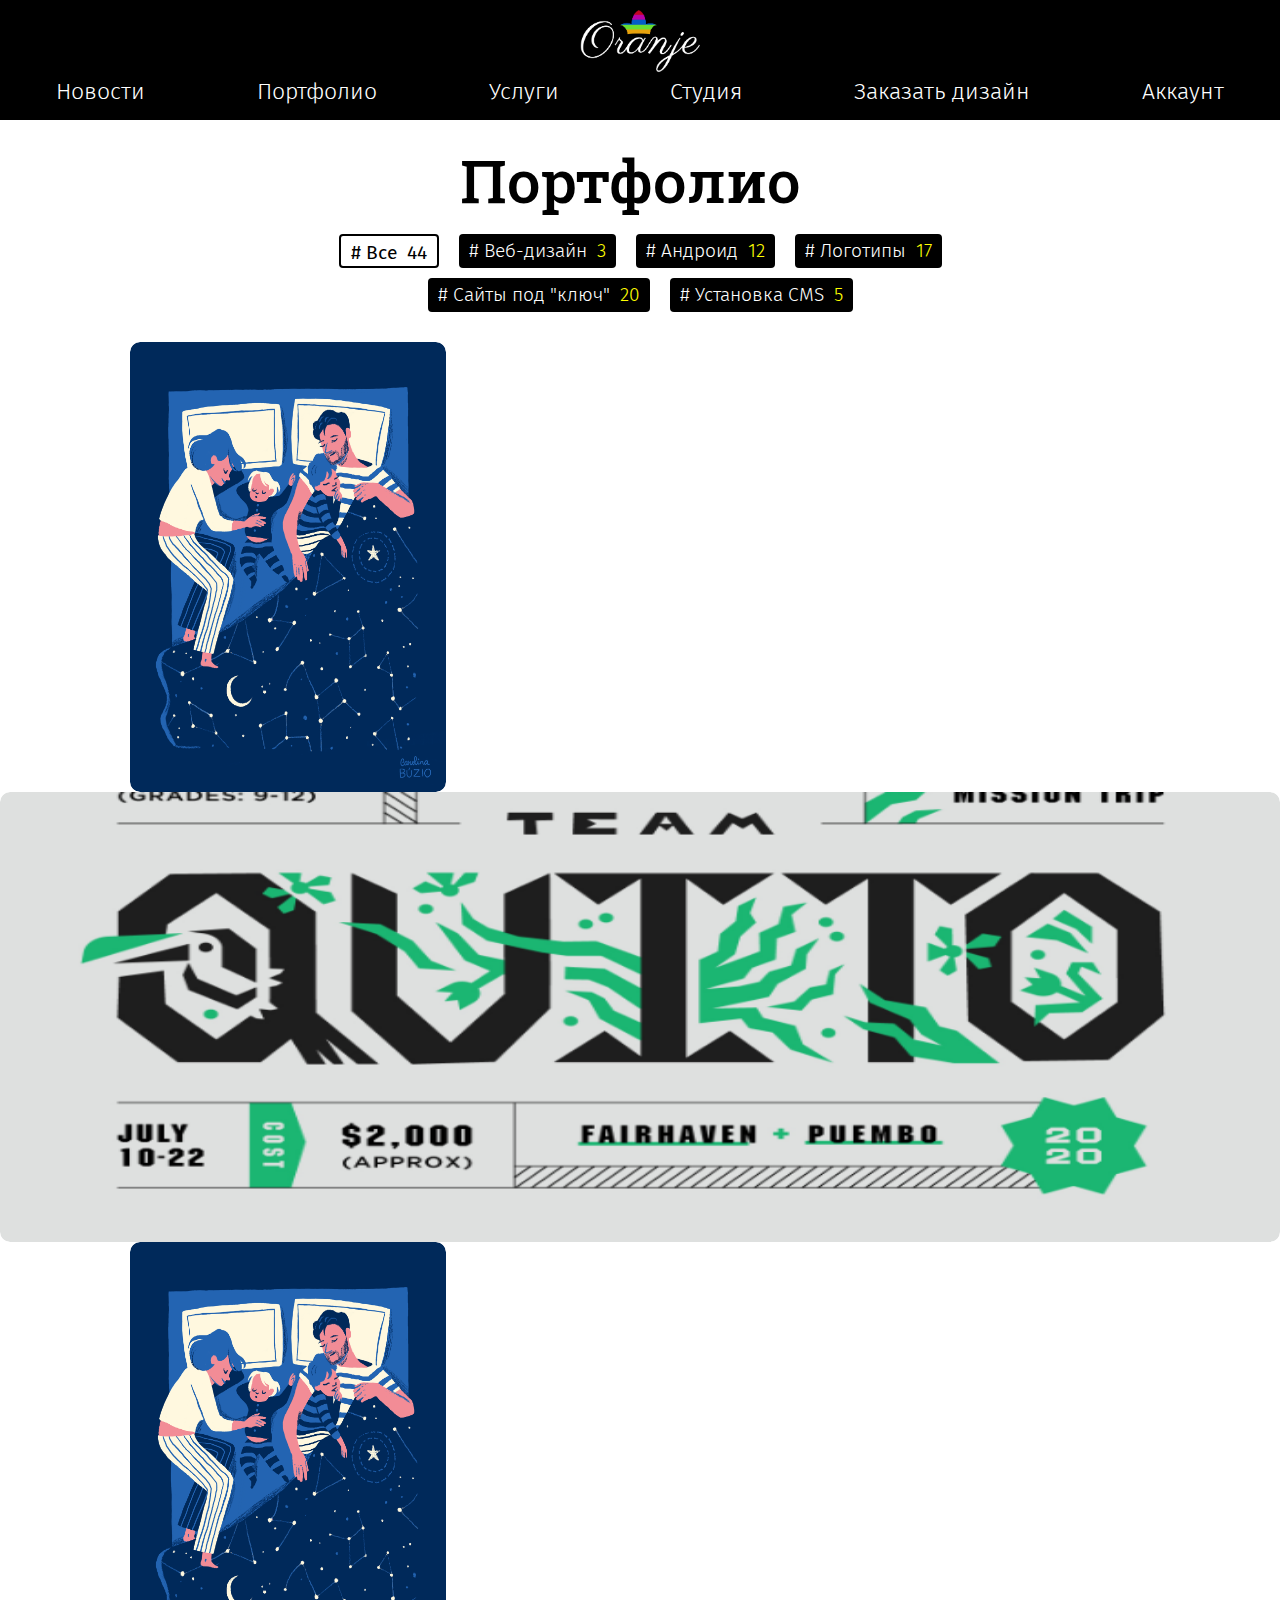
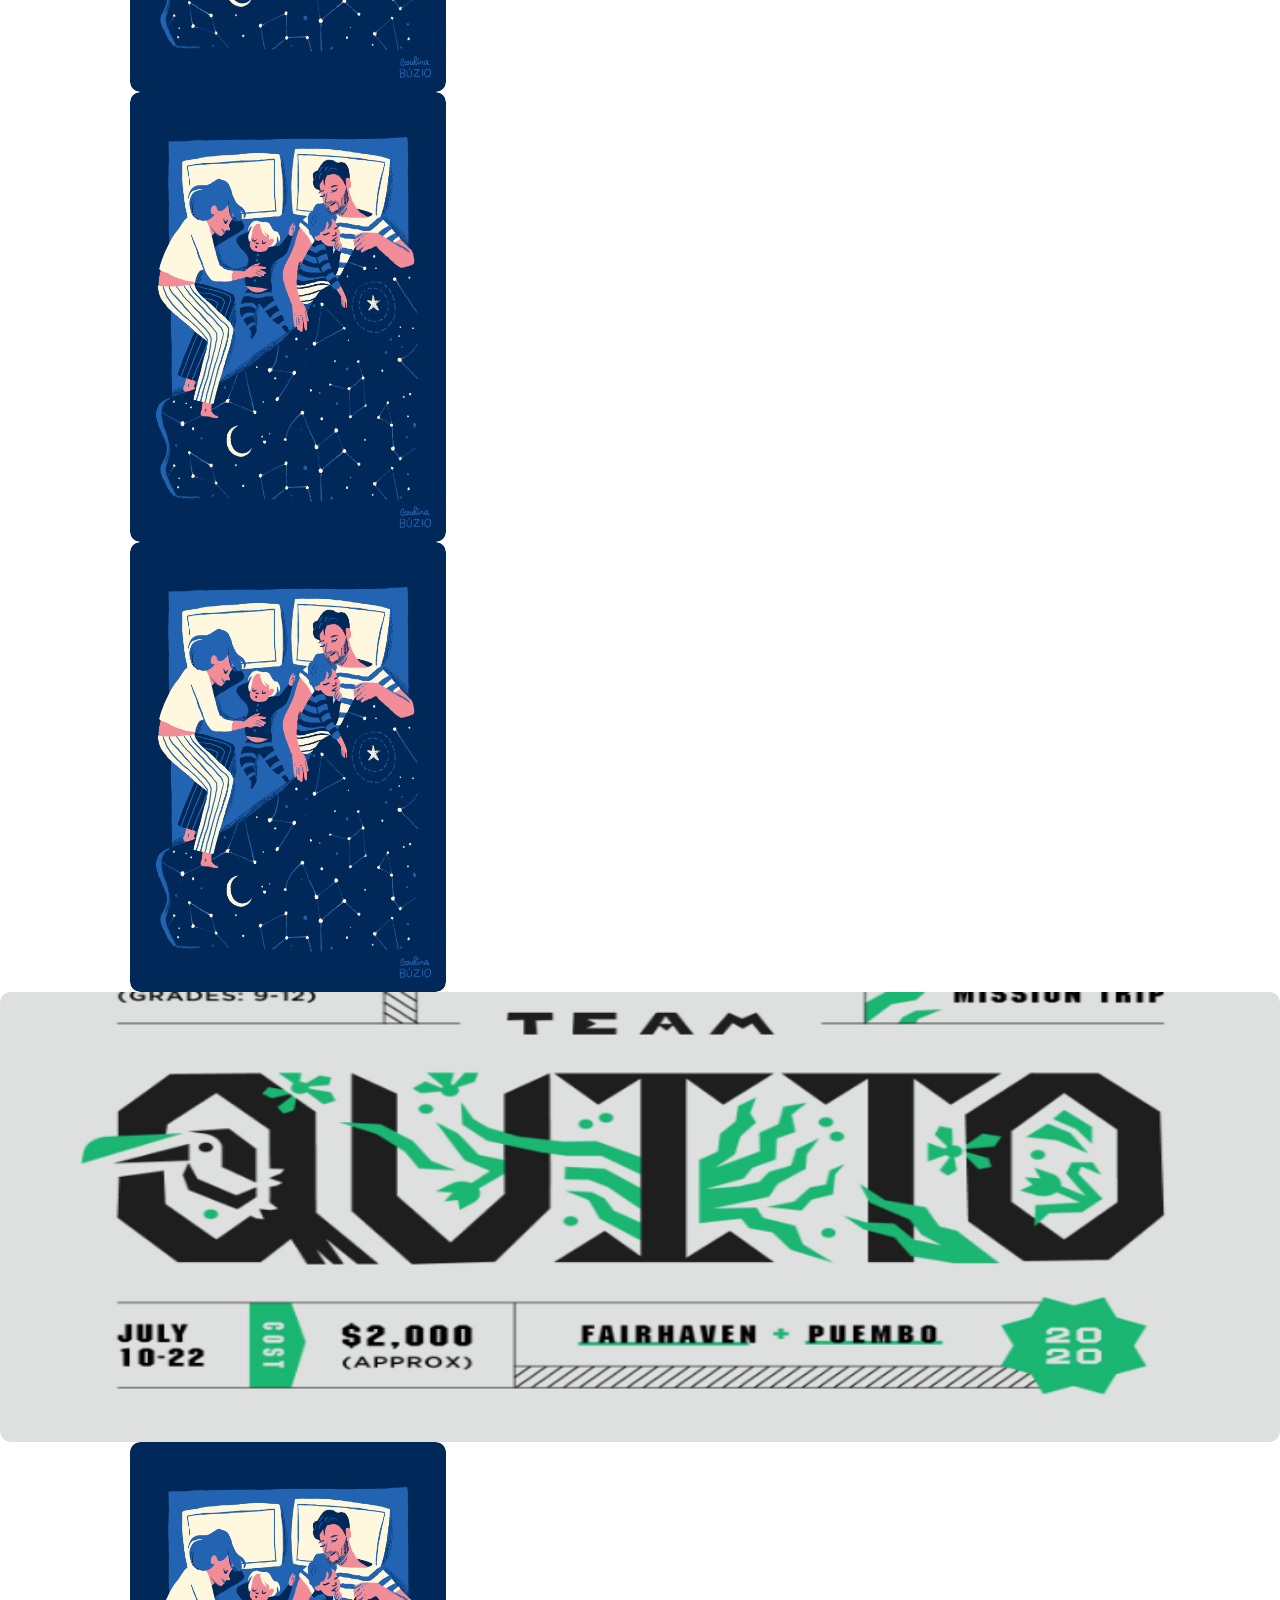
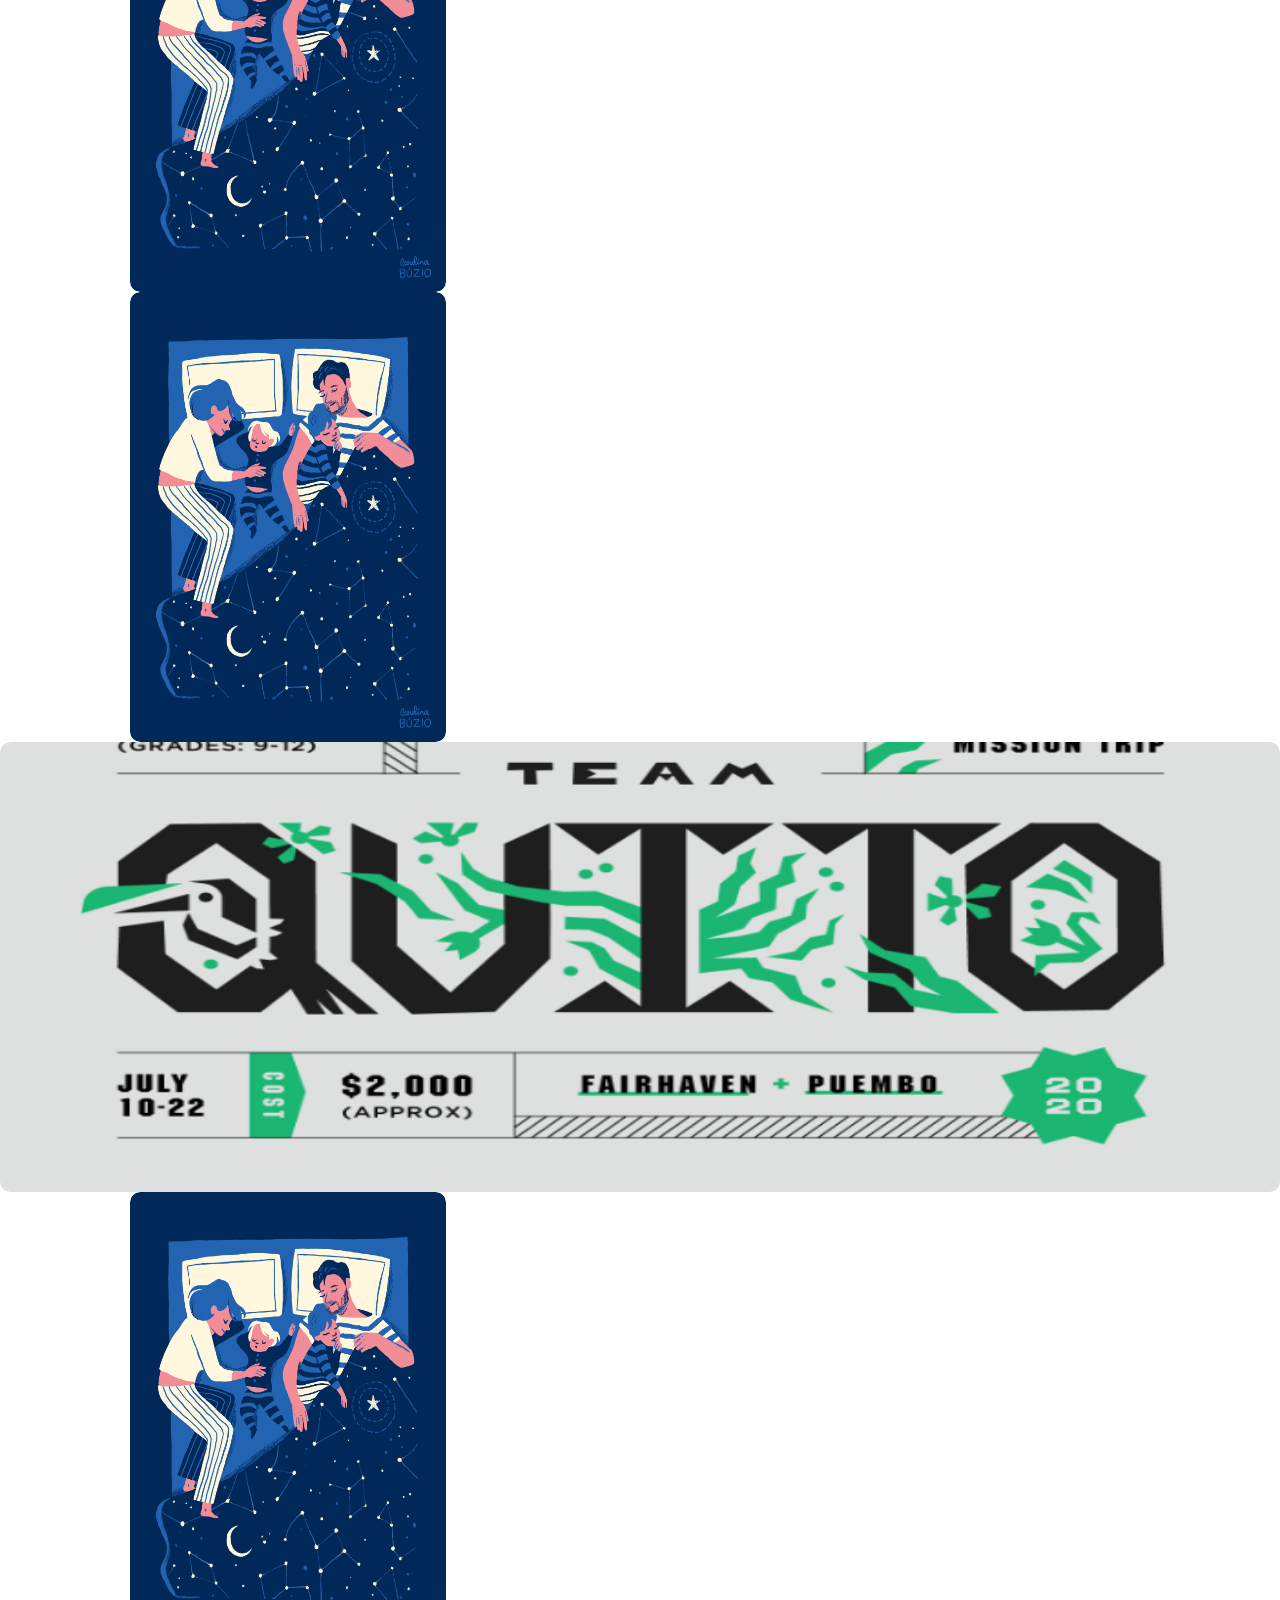
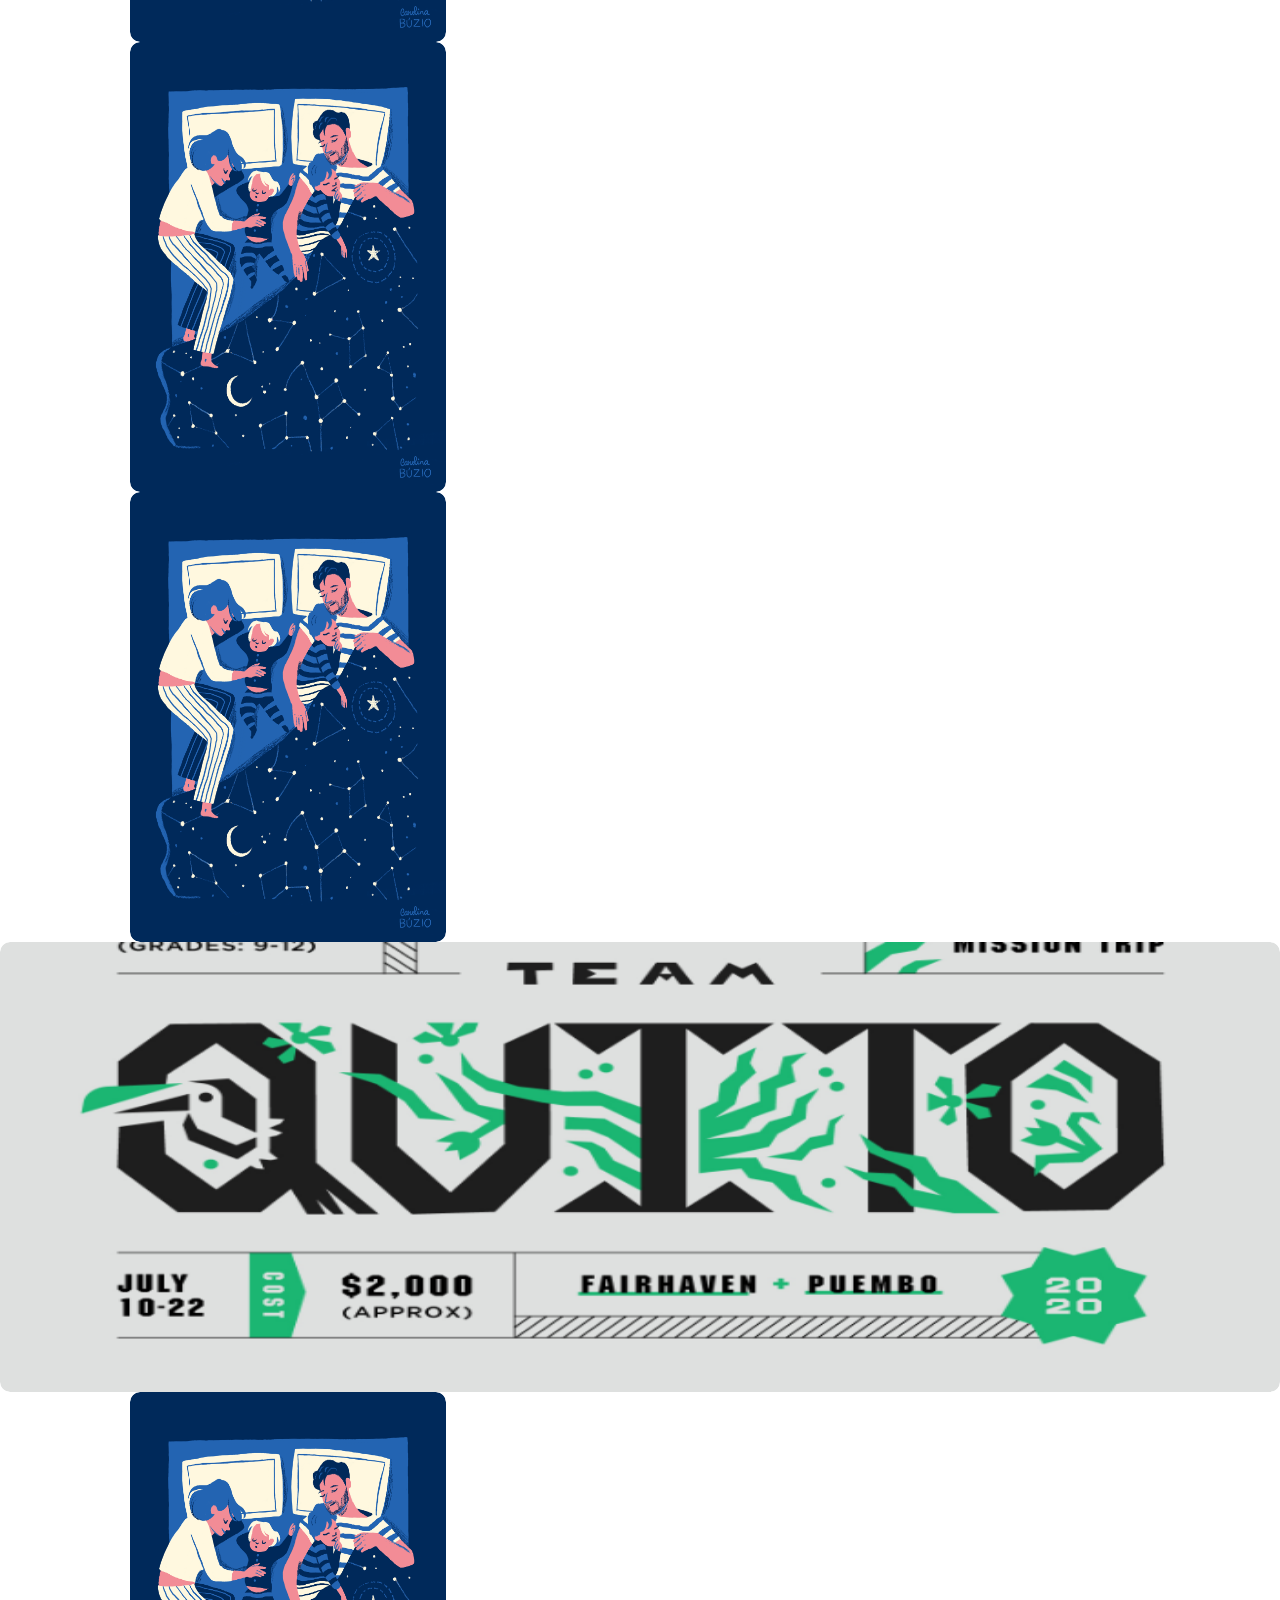
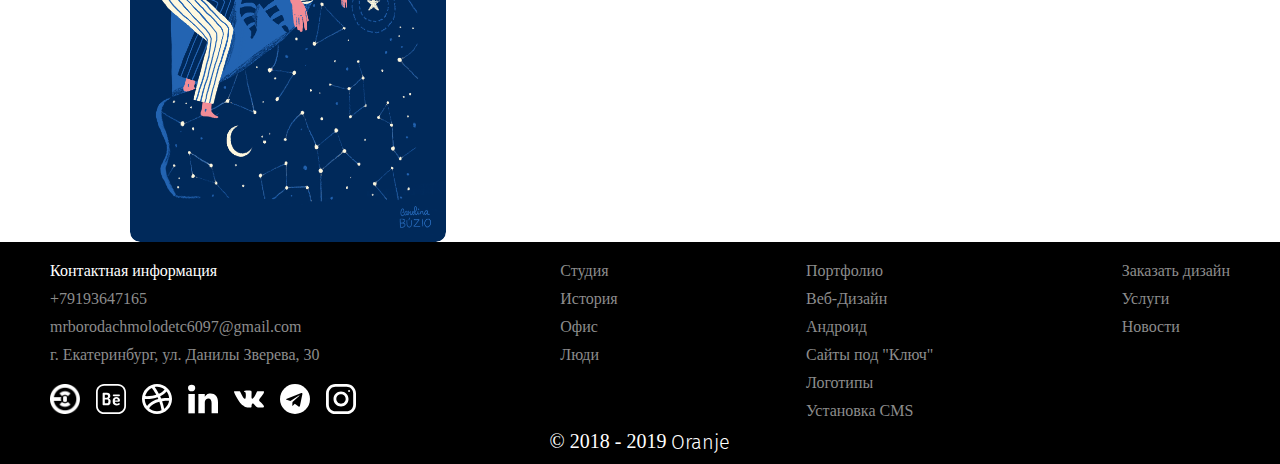
<file: works.html>
<!DOCTYPE html>
<html lang="ru">
<head>
    <meta charset="UTF-8">
    <meta name="viewport" content="width=device-width, initial-scale=1.0">
    <meta http-equiv="X-UA-Compatible" content="ie=edge">
    <title>НАШЕ ВСЕ</title>
    <link rel="stylesheet" href="style.css">
</head>
<body>
    <button class="top-scroll">
        <img src="img/top-scroll.svg" alt="" class="top-scroll__arrow">
    </button>
    <header>
        <div class="nav">
            <div class="nav__logo-wrap">
                <a href="index.html"><img class="nav__logo" src="img/menu/logoWhite.png" alt=""></a>
            </div>
            <div class="menu-miny__wrap">
                <img src="img/menu/menu.svg" alt="" class="menu-miny">
            </div>
            <ul class="nav__item-wrap toggle-show">
                <li class="nav__item__wrap nav__item__wrap-1"><a href="news.html" class="nav__item nav__item-1" id='1'>Новости</a></li>
                <li class="nav__item__wrap nav__item__wrap-2"><a href="works.html" class="nav__item nav__item-2" id='2'>Портфолио</a>
                    <ul class="nav__submenu nav__submenu-2">
                        <li><a href="category.html" class="nav__submenu-item">Веб-дизайн</a></li>
                        <li><a href="category.html" class="nav__submenu-item">Андроид</a></li>
                        <li><a href="category.html" class="nav__submenu-item">Логотипы</a></li>
                        <li><a href="category.html" class="nav__submenu-item">Сайты под "ключ"</a></li>
                        <li><a href="category.html" class="nav__submenu-item">Установка CMS</a></li>
                    </ul>
                </li>
                <li class="nav__item__wrap nav__item__wrap-3"><a href="weDo.html" class="nav__item nav__item-3" id='3'>Услуги</a></li>
                <li class="nav__item__wrap nav__item__wrap-6"><a href="studio-people.html" class="nav__item nav__item-6" id='6'>Студия</a>
                    <ul class="nav__submenu nav__submenu-6">
                        <li><a href="studio-people.html" class="nav__submenu-item">Люди</a></li>
                        <li><a href="#" class="nav__submenu-item">Офис</a></li>
                        <li><a href="studio-history.html" class="nav__submenu-item">История</a></li>
                    </ul>
                </li>
                <li class="nav__item__wrap nav__item__wrap-6"><a href="order-design.html" class="nav__item nav__item-6" id='6'>Заказать дизайн</a>
                <li class="nav__item__wrap nav__item__wrap-7"><a href="#" class="nav__item nav__item-7" id='2'>Аккаунт</a>
            </ul>
        </div>
    </header>
    <div class="portfolio">
        <p class="portfolio__header header">Портфолио</p>
        <div class="portfolio__catalog">
            <a href="works.html"><button class="portfolio__catalog-item portfolio__catalog-item_1"># Все<span>44</span></button></a>
            <a href="category.html"><button class="portfolio__catalog-item portfolio__catalog-item_2"># Веб-дизайн<span>3</span></button></a>
            <a href="category.html"><button class="portfolio__catalog-item portfolio__catalog-item_3"># Андроид<span>12</span></button></a>
            <a href="category.html"><button class="portfolio__catalog-item portfolio__catalog-item_4"># Логотипы<span>17</span></button></a>
            <a href="category.html"><button class="portfolio__catalog-item portfolio__catalog-item_5"># Сайты под "ключ"<span>20</span></button></a>
            <a href="category.html"><button class="portfolio__catalog-item portfolio__catalog-item_6"># Установка CMS<span>5</span></button></a>
        </div>
        <div class="portfolio__items-wrap-left">
            <div class="portfolio__item-wrap">
                <div class="portfolio__item portfolio__item-1 portfolio__item-mini">
                    <a href=""><img src="img/portfolio/2.png" alt=""></a>
                    <div style="background-color: #EBBE1E;" class=".portfolio__item-info portfolio__item-info-mini">
                        <div class="portfolio__item-info__like-header">
                            <a href="#"><div class="portfolio__item-info__category">Андроид</div></a>
                            <div class="portfolio__item-info__like-wrap">
                                <span class="portfolio__item-info__like_number-1">33</span>
                                <img src="img/likes/heart(whiteBorder).svg" alt="" class="portfolio__item-info__like portfolio__item-info__like-1">
                                <img src="img/likes/heart(whiteFull).svg" alt="" id="1" class="portfolio__item-info__like-top portfolio__item-info__like-top-1 portfolio__item-info__like-top__hide">
                            </div>
                        </div>
                        <p class="portfolio__item-info__header">Lorem ipsum dolor sit!</p>
                    </div>
                </div>
                <div class="portfolio__item-info__mobile">
                    <div class="portfolio__item-info__like-header">
                        <a href="#"><div class="portfolio__item-info__category portfolio__item-info__category-mobile" style="background-color:#68E030;">Андроид</div></a>
                        <div class="portfolio__item-info__like-wrap">
                            <span class="portfolio__item-info__like_number-01" style="color: #000;">33</span>
                            <img src="img/likes/heart(blackBorder).svg" alt="" class="portfolio__item-info__like portfolio__item-info__like-01">
                            <img src="img/likes/like.svg" alt="" id="01" class="portfolio__item-info__like-top portfolio__item-info__like-top-01 portfolio__item-info__like-top__hide">
                        </div>
                    </div>
                    <p class="portfolio__item-info__header" style="color: #000;">Lorem ipsum dolor sit!</p>
                </div>
            </div>
            <div class="portfolio__item portfolio__item-2 portfolio__item-big">
                <a href=""><img src="img/portfolio/9.png" alt=""></a>
                <div style="background-color: #E055F6;" class=".portfolio__item-info portfolio__item-info-big">
                    <div class="portfolio__item-info__like-header">
                        <a href="#"><div class="portfolio__item-info__category">Андроид</div></a>
                        <div class="portfolio__item-info__like-wrap">
                            <span class="portfolio__item-info__like_number-2">33</span>
                            <img src="img/likes/heart(whiteBorder).svg" alt="" class="portfolio__item-info__like portfolio__item-info__like-2">
                            <img src="img/likes/heart(whiteFull).svg" alt="" id="2" class="portfolio__item-info__like-top portfolio__item-info__like-top-2 portfolio__item-info__like-top__hide">
                        </div>
                    </div>
                    <p class="portfolio__item-info__header">Lorem ipsum dolor sit!</p>
                </div>
            </div>
        </div>
        <div class="portfolio__items-wrap-center">
            <div class="portfolio__item-wrap">
                <div class="portfolio__item portfolio__item-3 portfolio__item-mini">
                    <a href=""><img src="img/portfolio/2.png" alt=""></a>
                    <div style="background-color: #EBBE1E;" class=".portfolio__item-info portfolio__item-info-mini">
                        <div class="portfolio__item-info__like-header">
                            <a href="#"><div class="portfolio__item-info__category">Андроид</div></a>
                            <div class="portfolio__item-info__like-wrap">
                                <span class="portfolio__item-info__like_number-3">33</span>
                                <img src="img/likes/heart(whiteBorder).svg" alt="" class="portfolio__item-info__like portfolio__item-info__like-3">
                                <img src="img/likes/heart(whiteFull).svg" alt="" id="3" class="portfolio__item-info__like-top portfolio__item-info__like-top-3 portfolio__item-info__like-top__hide">
                            </div>
                        </div>
                        <p class="portfolio__item-info__header">Lorem ipsum dolor sit!</p>
                    </div>
                </div>
                <div class="portfolio__item-info__mobile">
                    <div class="portfolio__item-info__like-header">
                        <a href="#"><div class="portfolio__item-info__category portfolio__item-info__category-mobile" style="background-color:#68E030;">Андроид</div></a>
                        <div class="portfolio__item-info__like-wrap">
                            <span class="portfolio__item-info__like_number-03" style="color: #000;">33</span>
                            <img src="img/likes/heart(blackBorder).svg" alt="" class="portfolio__item-info__like portfolio__item-info__like-03">
                            <img src="img/likes/like.svg" alt="" id="03" class="portfolio__item-info__like-top portfolio__item-info__like-top-03 portfolio__item-info__like-top__hide">
                        </div>
                    </div>
                    <p class="portfolio__item-info__header" style="color: #000;">Lorem ipsum dolor sit!</p>
                </div>
            </div>
            <div class="portfolio__item-wrap">
                <div class="portfolio__item portfolio__item-4 portfolio__item-mini">
                    <a href=""><img src="img/portfolio/2.png" alt=""></a>
                    <div style="background-color: #EBBE1E;" class=".portfolio__item-info portfolio__item-info-mini">
                        <div class="portfolio__item-info__like-header">
                            <a href="#"><div class="portfolio__item-info__category">Андроид</div></a>
                            <div class="portfolio__item-info__like-wrap">
                                <span class="portfolio__item-info__like_number-4">33</span>
                                <img src="img/likes/heart(whiteBorder).svg" alt="" class="portfolio__item-info__like portfolio__item-info__like-4">
                                <img src="img/likes/heart(whiteFull).svg" alt="" id="4" class="portfolio__item-info__like-top portfolio__item-info__like-top-4 portfolio__item-info__like-top__hide">
                            </div>
                        </div>
                        <p class="portfolio__item-info__header">Lorem ipsum dolor sit!</p>
                    </div>
                </div>
                <div class="portfolio__item-info__mobile">
                    <div class="portfolio__item-info__like-header">
                        <a href="#"><div class="portfolio__item-info__category portfolio__item-info__category-mobile" style="background-color:#68E030;">Андроид</div></a>
                        <div class="portfolio__item-info__like-wrap">
                            <span class="portfolio__item-info__like_number-04" style="color: #000;">33</span>
                            <img src="img/likes/heart(blackBorder).svg" alt="" class="portfolio__item-info__like portfolio__item-info__like-04">
                            <img src="img/likes/like.svg" alt="" id="04" class="portfolio__item-info__like-top portfolio__item-info__like-top-04 portfolio__item-info__like-top__hide">
                        </div>
                    </div>
                    <p class="portfolio__item-info__header" style="color: #000;">Lorem ipsum dolor sit!</p>
                </div>
            </div>
            <div class="portfolio__item-wrap">
                <div class="portfolio__item portfolio__item-5 portfolio__item-mini">
                    <a href=""><img src="img/portfolio/2.png" alt=""></a>
                    <div style="background-color: #EBBE1E;" class=".portfolio__item-info portfolio__item-info-mini">
                        <div class="portfolio__item-info__like-header">
                            <a href="#"><div class="portfolio__item-info__category">Андроид</div></a>
                            <div class="portfolio__item-info__like-wrap">
                                <span class="portfolio__item-info__like_number-5">33</span>
                                <img src="img/likes/heart(whiteBorder).svg" alt="" class="portfolio__item-info__like portfolio__item-info__like-5">
                                <img src="img/likes/heart(whiteFull).svg" alt="" id="5" class="portfolio__item-info__like-top portfolio__item-info__like-top-5 portfolio__item-info__like-top__hide">
                            </div>
                        </div>
                        <p class="portfolio__item-info__header">Lorem ipsum dolor sit!</p>
                    </div>
                </div>
                <div class="portfolio__item-info__mobile">
                    <div class="portfolio__item-info__like-header">
                        <a href="#"><div class="portfolio__item-info__category portfolio__item-info__category-mobile" style="background-color:#68E030;">Андроид</div></a>
                        <div class="portfolio__item-info__like-wrap">
                            <span class="portfolio__item-info__like_number-05" style="color: #000;">33</span>
                            <img src="img/likes/heart(blackBorder).svg" alt="" class="portfolio__item-info__like portfolio__item-info__like-05">
                            <img src="img/likes/like.svg" alt="" id="05" class="portfolio__item-info__like-top portfolio__item-info__like-top-05 portfolio__item-info__like-top__hide">
                        </div>
                    </div>
                    <p class="portfolio__item-info__header" style="color: #000;">Lorem ipsum dolor sit!</p>
                </div>
            </div>
        </div>
        <div class="portfolio__items-wrap-right">
            <div class="portfolio__item portfolio__item-6 portfolio__item-big">
                <a href=""><img src="img/portfolio/9.png" alt=""></a>
                <div style="background-color: #E055F6;" class=".portfolio__item-info portfolio__item-info-big">
                    <div class="portfolio__item-info__like-header">
                        <a href="#"><div class="portfolio__item-info__category">Андроид</div></a>
                        <div class="portfolio__item-info__like-wrap">
                            <span class="portfolio__item-info__like_number-6">33</span>
                            <img src="img/likes/heart(whiteBorder).svg" alt="" class="portfolio__item-info__like portfolio__item-info__like-6">
                            <img src="img/likes/heart(whiteFull).svg" alt="" id="6" class="portfolio__item-info__like-top portfolio__item-info__like-top-6 portfolio__item-info__like-top__hide">
                        </div>
                    </div>
                    <p class="portfolio__item-info__header">Lorem ipsum dolor sit!</p>
                </div>
            </div>
            <div class="portfolio__item-wrap">
                <div class="portfolio__item portfolio__item-7 portfolio__item-mini">
                    <a href=""><img src="img/portfolio/2.png" alt=""></a>
                    <div style="background-color: #EBBE1E;" class=".portfolio__item-info portfolio__item-info-mini">
                        <div class="portfolio__item-info__like-header">
                            <a href="#"><div class="portfolio__item-info__category">Андроид</div></a>
                            <div class="portfolio__item-info__like-wrap">
                                <span class="portfolio__item-info__like_number-7">33</span>
                                <img src="img/likes/heart(whiteBorder).svg" alt="" class="portfolio__item-info__like portfolio__item-info__like-7">
                                <img src="img/likes/heart(whiteFull).svg" alt="" id="7" class="portfolio__item-info__like-top portfolio__item-info__like-top-7 portfolio__item-info__like-top__hide">
                            </div>
                        </div>
                        <p class="portfolio__item-info__header">Lorem ipsum dolor sit!</p>
                    </div>
                </div>
                <div class="portfolio__item-info__mobile">
                    <div class="portfolio__item-info__like-header">
                        <a href="#"><div class="portfolio__item-info__category portfolio__item-info__category-mobile" style="background-color:#68E030;">Андроид</div></a>
                        <div class="portfolio__item-info__like-wrap">
                            <span class="portfolio__item-info__like_number-07" style="color: #000;">33</span>
                            <img src="img/likes/heart(blackBorder).svg" alt="" class="portfolio__item-info__like portfolio__item-info__like-07">
                            <img src="img/likes/like.svg" alt="" id="07" class="portfolio__item-info__like-top portfolio__item-info__like-top-07 portfolio__item-info__like-top__hide">
                        </div>
                    </div>
                    <p class="portfolio__item-info__header" style="color: #000;">Lorem ipsum dolor sit!</p>
                </div>
            </div>
        </div>
        <div class="portfolio__items-wrap-left">
            <div class="portfolio__item-wrap">
                <div class="portfolio__item portfolio__item-8 portfolio__item-mini">
                    <a href=""><img src="img/portfolio/2.png" alt=""></a>
                    <div style="background-color: #EBBE1E;" class=".portfolio__item-info portfolio__item-info-mini">
                        <div class="portfolio__item-info__like-header">
                            <a href="#"><div class="portfolio__item-info__category">Андроид</div></a>
                            <div class="portfolio__item-info__like-wrap">
                                <span class="portfolio__item-info__like_number-8">33</span>
                                <img src="img/likes/heart(whiteBorder).svg" alt="" class="portfolio__item-info__like portfolio__item-info__like-8">
                                <img src="img/likes/heart(whiteFull).svg" alt="" id="8" class="portfolio__item-info__like-top portfolio__item-info__like-top-8 portfolio__item-info__like-top__hide">
                            </div>
                        </div>
                        <p class="portfolio__item-info__header">Lorem ipsum dolor sit!</p>
                    </div>
                </div>
                <div class="portfolio__item-info__mobile">
                    <div class="portfolio__item-info__like-header">
                        <a href="#"><div class="portfolio__item-info__category portfolio__item-info__category-mobile" style="background-color:#68E030;">Андроид</div></a>
                        <div class="portfolio__item-info__like-wrap">
                            <span class="portfolio__item-info__like_number-08" style="color: #000;">33</span>
                            <img src="img/likes/heart(blackBorder).svg" alt="" class="portfolio__item-info__like portfolio__item-info__like-08">
                            <img src="img/likes/like.svg" alt="" id="08" class="portfolio__item-info__like-top portfolio__item-info__like-top-08 portfolio__item-info__like-top__hide">
                        </div>
                    </div>
                    <p class="portfolio__item-info__header" style="color: #000;">Lorem ipsum dolor sit!</p>
                </div>
            </div>
            <div class="portfolio__item portfolio__item-9 portfolio__item-big">
                <a href=""><img src="img/portfolio/9.png" alt=""></a>
                <div style="background-color: #E055F6;" class=".portfolio__item-info portfolio__item-info-big">
                    <div class="portfolio__item-info__like-header">
                        <a href="#"><div class="portfolio__item-info__category">Андроид</div></a>
                        <div class="portfolio__item-info__like-wrap">
                            <span class="portfolio__item-info__like_number-9">33</span>
                            <img src="img/likes/heart(whiteBorder).svg" alt="" class="portfolio__item-info__like portfolio__item-info__like-9">
                            <img src="img/likes/heart(whiteFull).svg" alt="" id="9" class="portfolio__item-info__like-top portfolio__item-info__like-top-9 portfolio__item-info__like-top__hide">
                        </div>
                    </div>
                    <p class="portfolio__item-info__header">Lorem ipsum dolor sit!</p>
                </div>
            </div>
        </div>
        <div class="portfolio__items-wrap-center">
            <div class="portfolio__item-wrap">
                <div class="portfolio__item portfolio__item-10 portfolio__item-mini">
                    <a href=""><img src="img/portfolio/2.png" alt=""></a>
                    <div style="background-color: #EBBE1E;" class=".portfolio__item-info portfolio__item-info-mini">
                        <div class="portfolio__item-info__like-header">
                            <a href="#"><div class="portfolio__item-info__category">Андроид</div></a>
                            <div class="portfolio__item-info__like-wrap">
                                <span class="portfolio__item-info__like_number-10">33</span>
                                <img src="img/likes/heart(whiteBorder).svg" alt="" class="portfolio__item-info__like portfolio__item-info__like-10">
                                <img src="img/likes/heart(whiteFull).svg" alt="" id="10" class="portfolio__item-info__like-top portfolio__item-info__like-top-10 portfolio__item-info__like-top__hide">
                            </div>
                        </div>
                        <p class="portfolio__item-info__header">Lorem ipsum dolor sit!</p>
                    </div>
                </div>
                <div class="portfolio__item-info__mobile">
                    <div class="portfolio__item-info__like-header">
                        <a href="#"><div class="portfolio__item-info__category portfolio__item-info__category-mobile" style="background-color:#68E030;">Андроид</div></a>
                        <div class="portfolio__item-info__like-wrap">
                            <span class="portfolio__item-info__like_number-010" style="color: #000;">33</span>
                            <img src="img/likes/heart(blackBorder).svg" alt="" class="portfolio__item-info__like portfolio__item-info__like-010">
                            <img src="img/likes/like.svg" alt="" id="010" class="portfolio__item-info__like-top portfolio__item-info__like-top-010 portfolio__item-info__like-top__hide">
                        </div>
                    </div>
                    <p class="portfolio__item-info__header" style="color: #000;">Lorem ipsum dolor sit!</p>
                </div>
            </div>
            <div class="portfolio__item-wrap">
                <div class="portfolio__item portfolio__item-11 portfolio__item-mini">
                    <a href=""><img src="img/portfolio/2.png" alt=""></a>
                    <div style="background-color: #EBBE1E;" class=".portfolio__item-info portfolio__item-info-mini">
                        <div class="portfolio__item-info__like-header">
                            <a href="#"><div class="portfolio__item-info__category">Андроид</div></a>
                            <div class="portfolio__item-info__like-wrap">
                                <span class="portfolio__item-info__like_number-11">33</span>
                                <img src="img/likes/heart(whiteBorder).svg" alt="" class="portfolio__item-info__like portfolio__item-info__like-11">
                                <img src="img/likes/heart(whiteFull).svg" alt="" id="11" class="portfolio__item-info__like-top portfolio__item-info__like-top-11 portfolio__item-info__like-top__hide">
                            </div>
                        </div>
                        <p class="portfolio__item-info__header">Lorem ipsum dolor sit!</p>
                    </div>
                </div>
                <div class="portfolio__item-info__mobile">
                    <div class="portfolio__item-info__like-header">
                        <a href="#"><div class="portfolio__item-info__category portfolio__item-info__category-mobile" style="background-color:#68E030;">Андроид</div></a>
                        <div class="portfolio__item-info__like-wrap">
                            <span class="portfolio__item-info__like_number-011" style="color: #000;">33</span>
                            <img src="img/likes/heart(blackBorder).svg" alt="" class="portfolio__item-info__like portfolio__item-info__like-011">
                            <img src="img/likes/like.svg" alt="" id="011" class="portfolio__item-info__like-top portfolio__item-info__like-top-011 portfolio__item-info__like-top__hide">
                        </div>
                    </div>
                    <p class="portfolio__item-info__header" style="color: #000;">Lorem ipsum dolor sit!</p>
                </div>
            </div>
            <div class="portfolio__item-wrap">
                <div class="portfolio__item portfolio__item-12 portfolio__item-mini">
                    <a href=""><img src="img/portfolio/2.png" alt=""></a>
                    <div style="background-color: #EBBE1E;" class=".portfolio__item-info portfolio__item-info-mini">
                        <div class="portfolio__item-info__like-header">
                            <a href="#"><div class="portfolio__item-info__category">Андроид</div></a>
                            <div class="portfolio__item-info__like-wrap">
                                <span class="portfolio__item-info__like_number-12">33</span>
                                <img src="img/likes/heart(whiteBorder).svg" alt="" class="portfolio__item-info__like portfolio__item-info__like-12">
                                <img src="img/likes/heart(whiteFull).svg" alt="" id="12" class="portfolio__item-info__like-top portfolio__item-info__like-top-12 portfolio__item-info__like-top__hide">
                            </div>
                        </div>
                        <p class="portfolio__item-info__header">Lorem ipsum dolor sit!</p>
                    </div>
                </div>
                <div class="portfolio__item-info__mobile">
                    <div class="portfolio__item-info__like-header">
                        <a href="#"><div class="portfolio__item-info__category portfolio__item-info__category-mobile" style="background-color:#68E030;">Андроид</div></a>
                        <div class="portfolio__item-info__like-wrap">
                            <span class="portfolio__item-info__like_number-012" style="color: #000;">33</span>
                            <img src="img/likes/heart(blackBorder).svg" alt="" class="portfolio__item-info__like portfolio__item-info__like-012">
                            <img src="img/likes/like.svg" alt="" id="012" class="portfolio__item-info__like-top portfolio__item-info__like-top-012 portfolio__item-info__like-top__hide">
                        </div>
                    </div>
                    <p class="portfolio__item-info__header" style="color: #000;">Lorem ipsum dolor sit!</p>
                </div>
            </div>
        </div>
        <div class="portfolio__items-wrap-right">
            <div class="portfolio__item portfolio__item-13 portfolio__item-big">
                <a href=""><img src="img/portfolio/9.png" alt=""></a>
                <div style="background-color: #E055F6;" class=".portfolio__item-info portfolio__item-info-big">
                    <div class="portfolio__item-info__like-header">
                        <a href="#"><div class="portfolio__item-info__category">Андроид</div></a>
                        <div class="portfolio__item-info__like-wrap">
                            <span class="portfolio__item-info__like_number-13">33</span>
                            <img src="img/likes/heart(whiteBorder).svg" alt="" class="portfolio__item-info__like portfolio__item-info__like-13">
                            <img src="img/likes/heart(whiteFull).svg" alt="" id="13" class="portfolio__item-info__like-top portfolio__item-info__like-top-13 portfolio__item-info__like-top__hide">
                        </div>
                    </div>
                    <p class="portfolio__item-info__header">Lorem ipsum dolor sit!</p>
                </div>
            </div>
            <div class="portfolio__item-wrap">
                <div class="portfolio__item portfolio__item-14 portfolio__item-mini">
                    <a href=""><img src="img/portfolio/2.png" alt=""></a>
                    <div style="background-color: #EBBE1E;" class=".portfolio__item-info portfolio__item-info-mini">
                        <div class="portfolio__item-info__like-header">
                            <a href="#"><div class="portfolio__item-info__category">Андроид</div></a>
                            <div class="portfolio__item-info__like-wrap">
                                <span class="portfolio__item-info__like_number-14">33</span>
                                <img src="img/likes/heart(whiteBorder).svg" alt="" class="portfolio__item-info__like portfolio__item-info__like-14">
                                <img src="img/likes/heart(whiteFull).svg" alt="" id="14" class="portfolio__item-info__like-top portfolio__item-info__like-top-14 portfolio__item-info__like-top__hide">
                            </div>
                        </div>
                        <p class="portfolio__item-info__header">Lorem ipsum dolor sit!</p>
                    </div>
                </div>
                <div class="portfolio__item-info__mobile">
                    <div class="portfolio__item-info__like-header">
                        <a href="#"><div class="portfolio__item-info__category portfolio__item-info__category-mobile" style="background-color:#68E030;">Андроид</div></a>
                        <div class="portfolio__item-info__like-wrap">
                            <span class="portfolio__item-info__like_number-014" style="color: #000;">33</span>
                            <img src="img/likes/heart(blackBorder).svg" alt="" class="portfolio__item-info__like portfolio__item-info__like-014">
                            <img src="img/likes/like.svg" alt="" id="014" class="portfolio__item-info__like-top portfolio__item-info__like-top-014 portfolio__item-info__like-top__hide">
                        </div>
                    </div>
                    <p class="portfolio__item-info__header" style="color: #000;">Lorem ipsum dolor sit!</p>
                </div>
            </div>
        </div>
    </div>
    <footer class="footer">
        <div class="top-footer">
            <div class="footer-contact">
                <div class="footer-contact___item footer-contact___item-header">Контактная информация</div>
                <div class="footer-contact___item">+79193647165</div>
                <div class="footer-contact___item">mrborodachmolodetc6097@gmail.com</div>
                <div class="footer-contact___item">г. Екатеринбург, ул. Данилы Зверева, 30</div>
                <div class="footer-rel">
                    <div class="footer-rel-h">
                        <a href="#"><img src="img/footer/FLHunt.png"></a>
                    </div>
                    <div class="footer-rel-h">
                        <a href="#"><img src="img/footer/behance.svg"></a>
                    </div>
                    <div class="footer-rel-h">
                        <a href="#"><img src="img/footer/dribbble.svg"></a>
                    </div>
                    <div class="footer-rel-h">
                        <a href="#"><img src="img/footer/linkedin.svg"></a>
                    </div>
                    <div class="footer-rel-h">
                        <a href="#"><img src="img/footer/vk.svg"></a>
                    </div>
                    <div class="footer-rel-h">
                        <a href="#"><img src="img/footer/telegram.svg"></a>
                    </div>
                    <div class="footer-rel-h">
                        <a href="#"><img src="img/footer/instagram.svg"></a>
                    </div>
                </div>
            </div>
            <div class="footer-studio">
                <a href="studio-history.html" class="footer__item">Студия</a>
                <a href="studio-history.html" class="footer__item">История</a>
                <a href="#" class="footer__item">Офис</a>
                <a href="studio-people.html" class="footer__item">Люди</a>
            </div>
            <div class="footer-else">
                <a href="works.html" class="footer__item">Портфолио</a>
                <a href="category.html" class="footer__item">Веб-Дизайн</a>
                <a href="category.html" class="footer__item">Андроид</a>
                <a href="category.html" class="footer__item">Сайты под "Ключ"</a>
                <a href="category.html" class="footer__item">Логотипы</a>
                <a href="category.html" class="footer__item">Установка CMS</a>
            </div>
            <div class="footer-price">
                <a href="order-design.html" class="footer__item">Заказать дизайн</a>
                <a href="weDo.html" class="footer__item">Услуги</a>
                <a href="news.html" class="footer__item">Новости</a>
            </div>
        </div>
        <div class="footer-copy">&copy; 2018 - 2019 <a href="index.html">Oranje</a></div>
    </footer>
    <script src="libs/jQuery.js"></script>
    <script src="js/menu.js"></script>
    <script src="js/main.js"></script>
</body>
</html>
</file>
<file: style.css>
@import url('https://fonts.googleapis.com/css?family=Fira+Sans:300,300i,400,400i,500,500i,600,600i,700,700i,800,800i,900|Roboto+Slab:100,300,400,700&display=swap&subset=cyrillic,cyrillic-ext');
@import url('https://fonts.googleapis.com/css?family=Courgette&display=swap');
@import url('https://fonts.googleapis.com/css?family=Lora:400,400i,700,700i&display=swap&subset=cyrillic,cyrillic-ext,latin-ext,vietnamese');
@import url('https://fonts.googleapis.com/css?family=IBM+Plex+Serif:300,400,500,500i&display=swap&subset=cyrillic,cyrillic-ext');
@import url('https://fonts.googleapis.com/css?family=Alegreya+Sans:100,300,300i,400,400i,500&display=swap&subset=cyrillic,cyrillic-ext');
@import url(styles/header.css);
@import url(styles/main.css);
@import url(styles/footer.css);

@media (max-width: 500px) {
	.order-design__form {
		background-image: url('img/order-design/backgrounds-patterns/8.jpg');
	}
}
</file>
